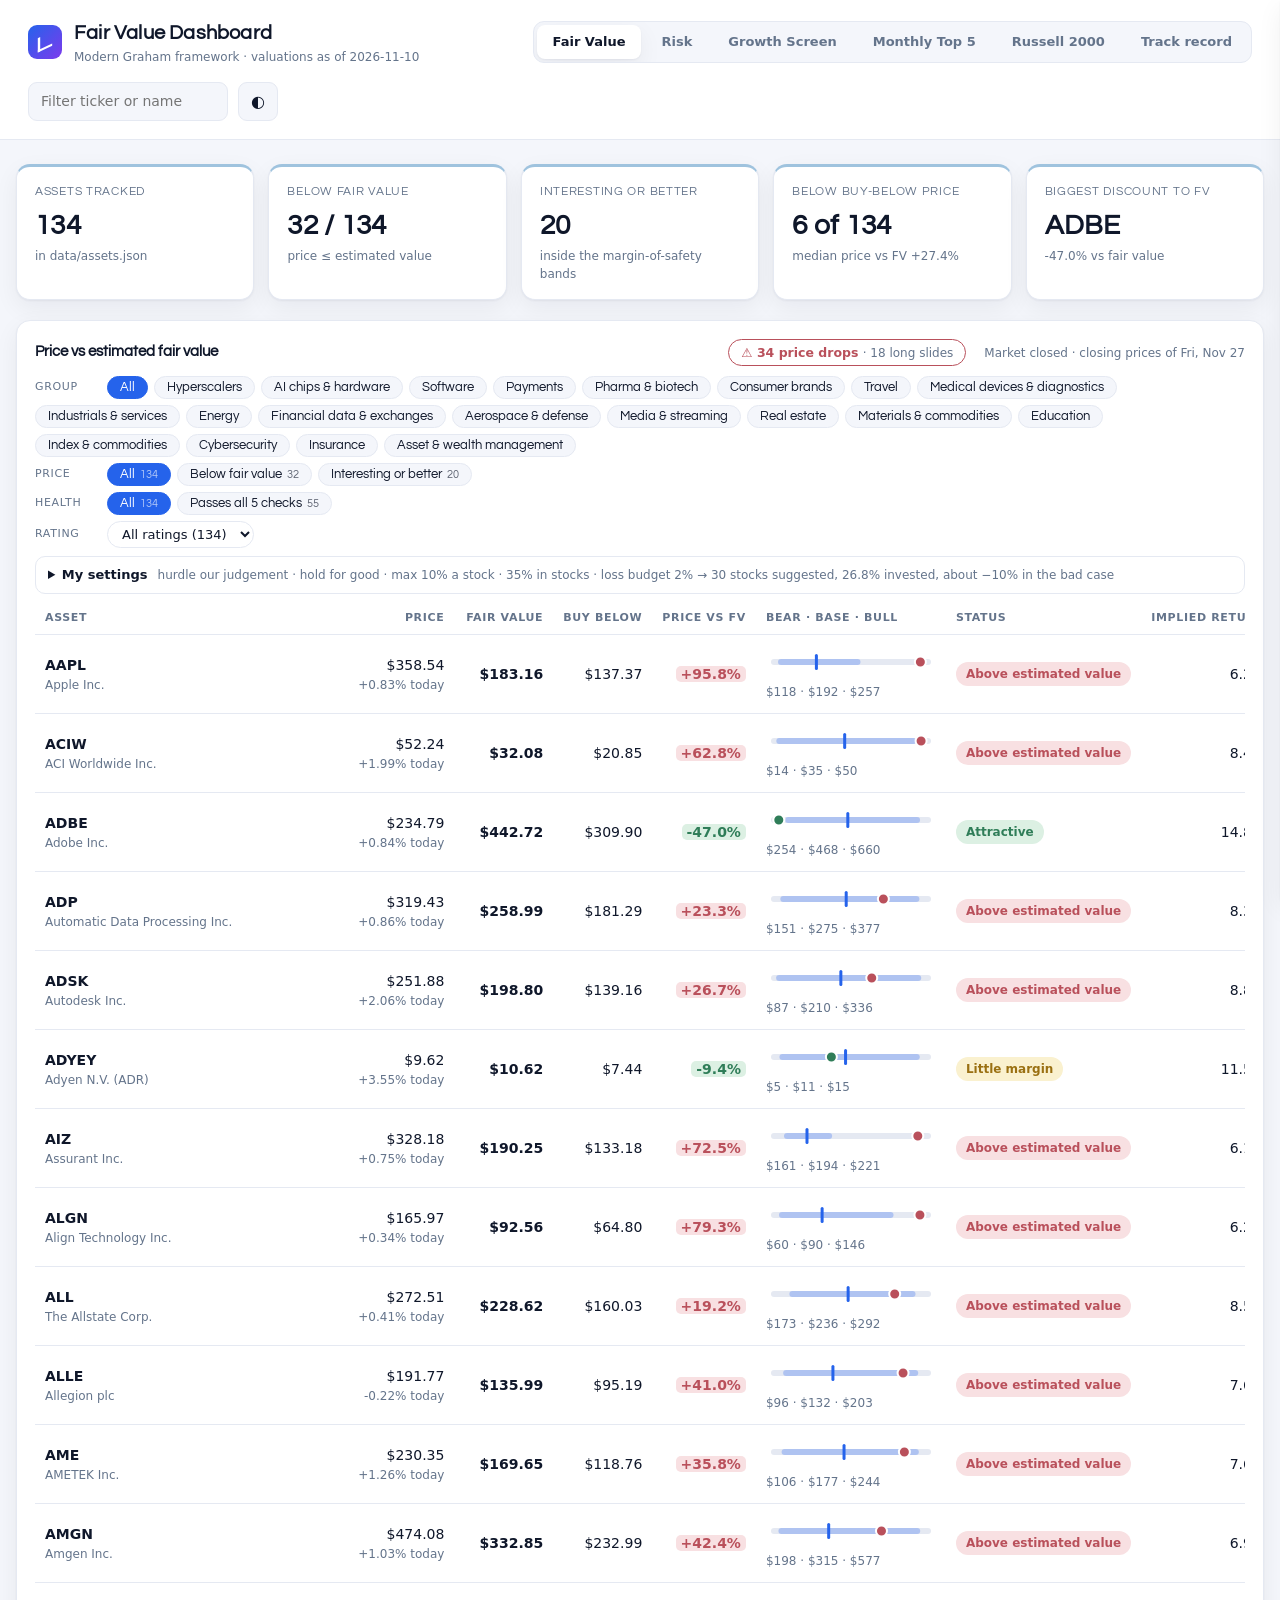
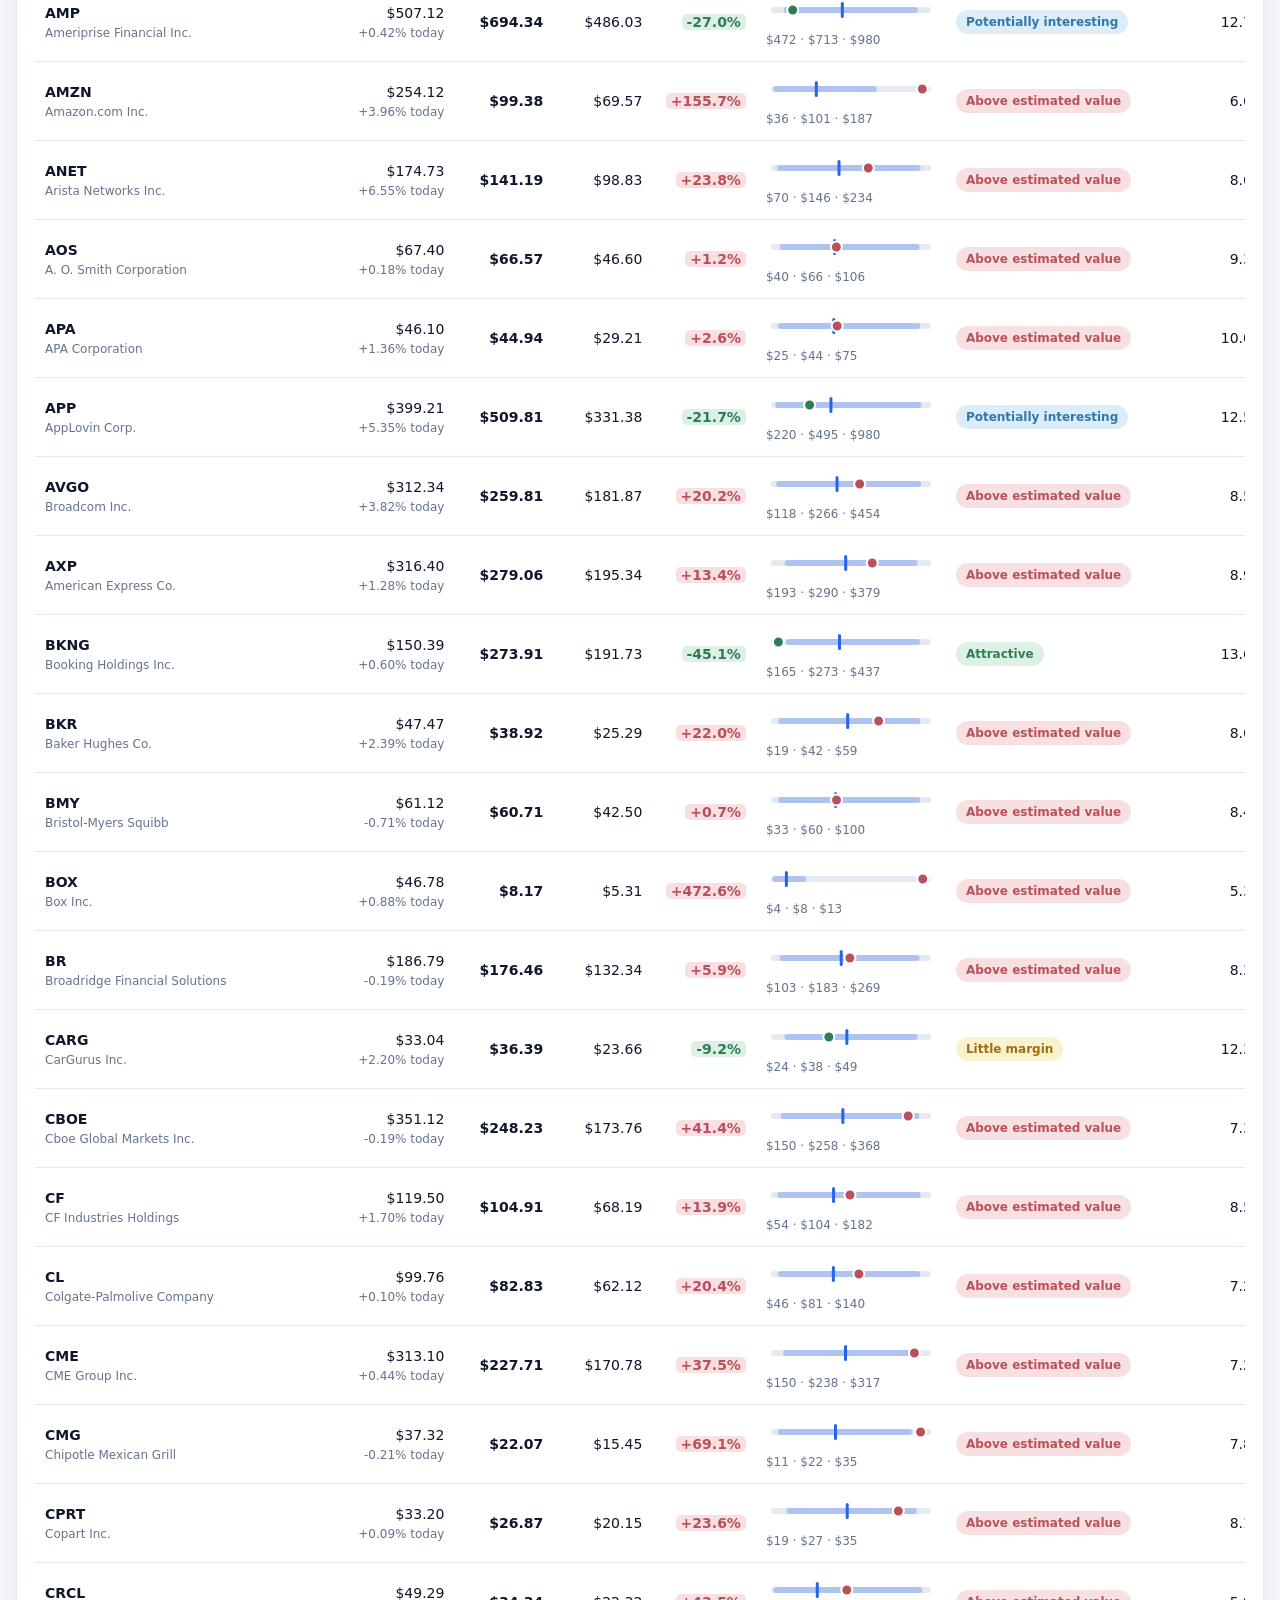
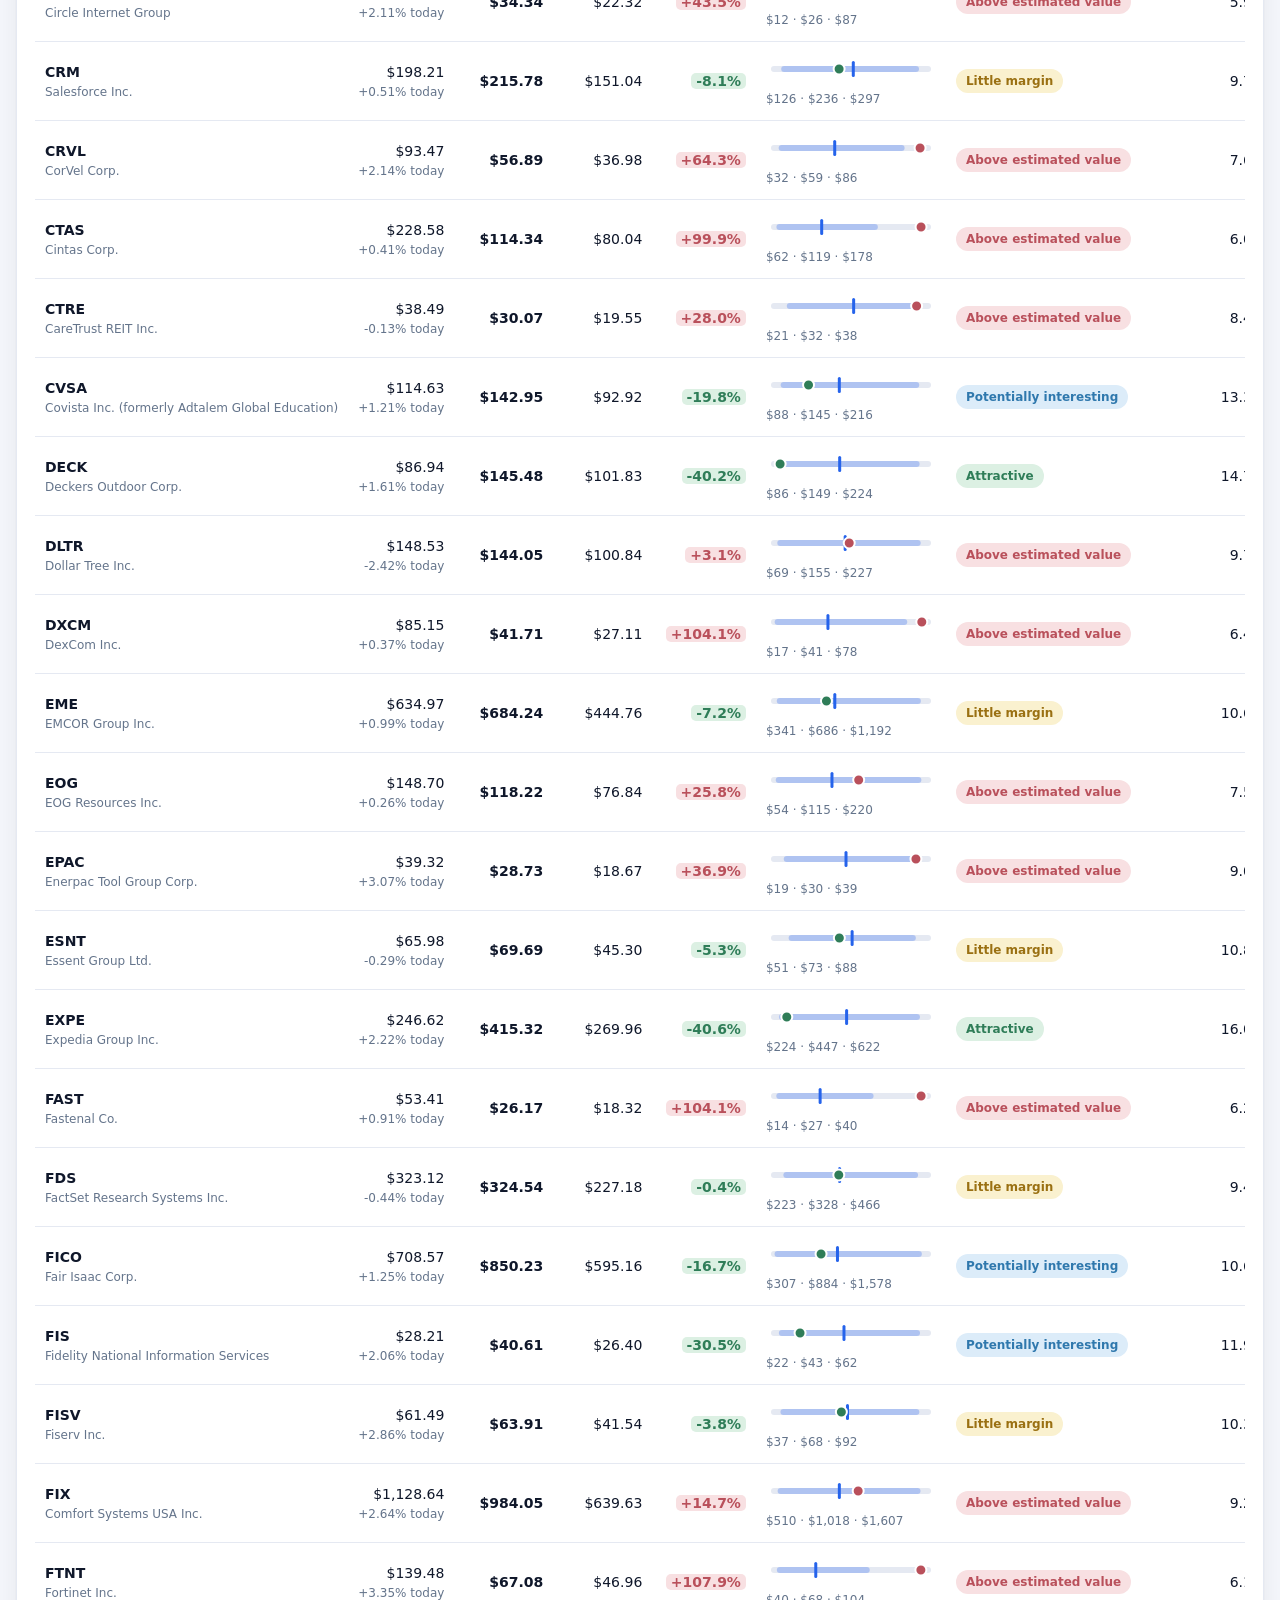
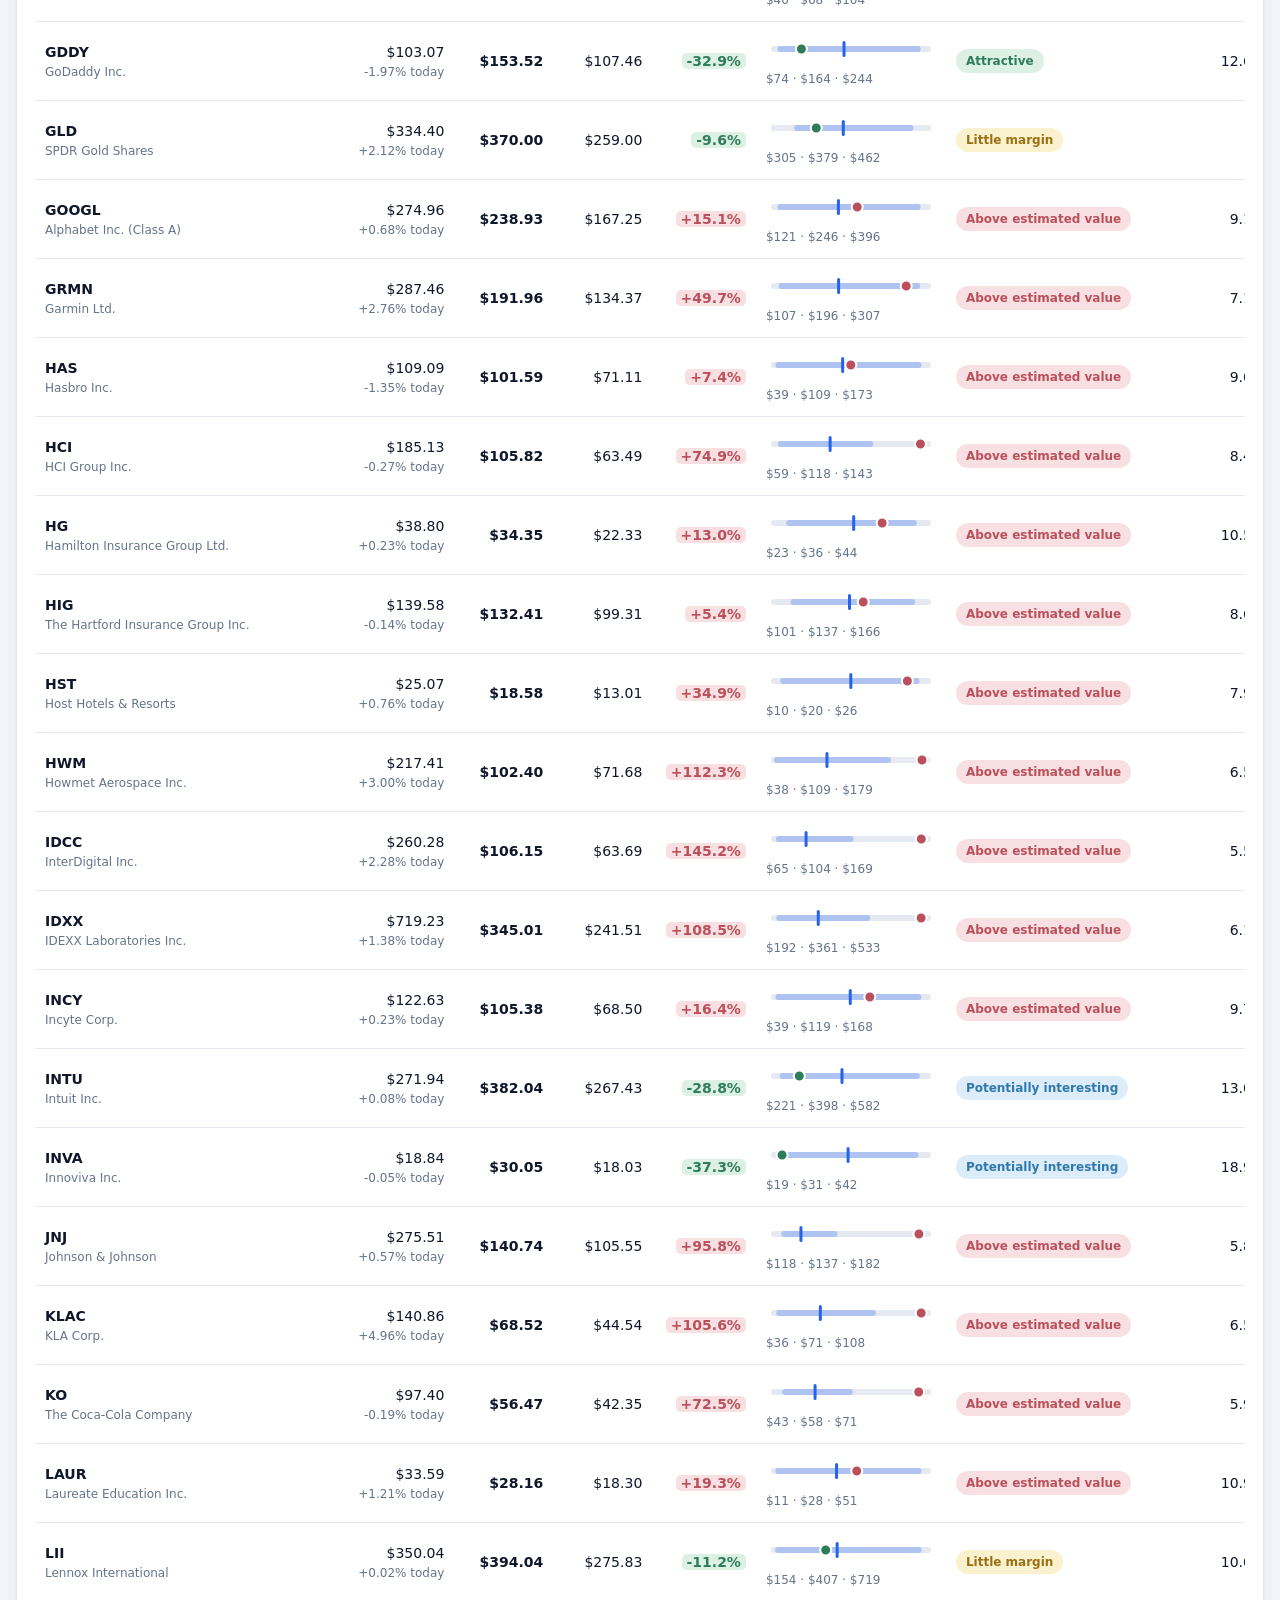
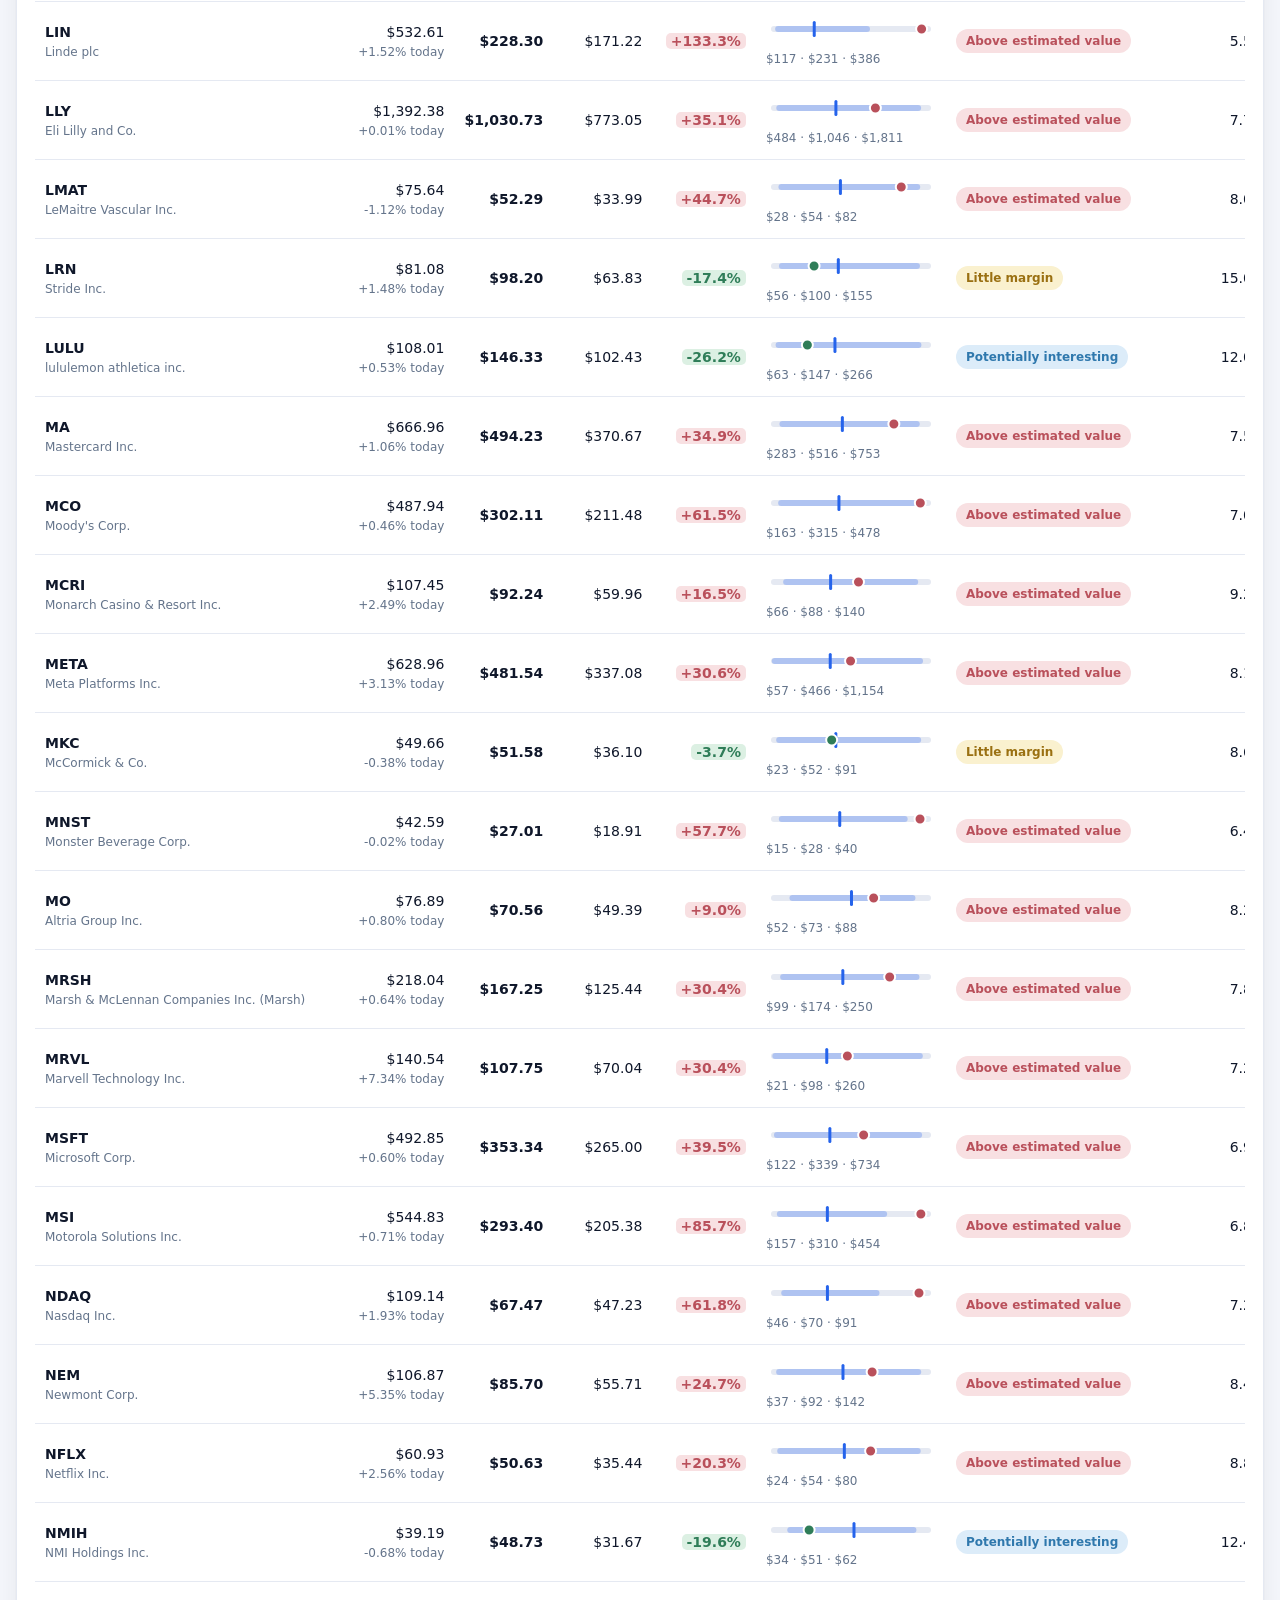
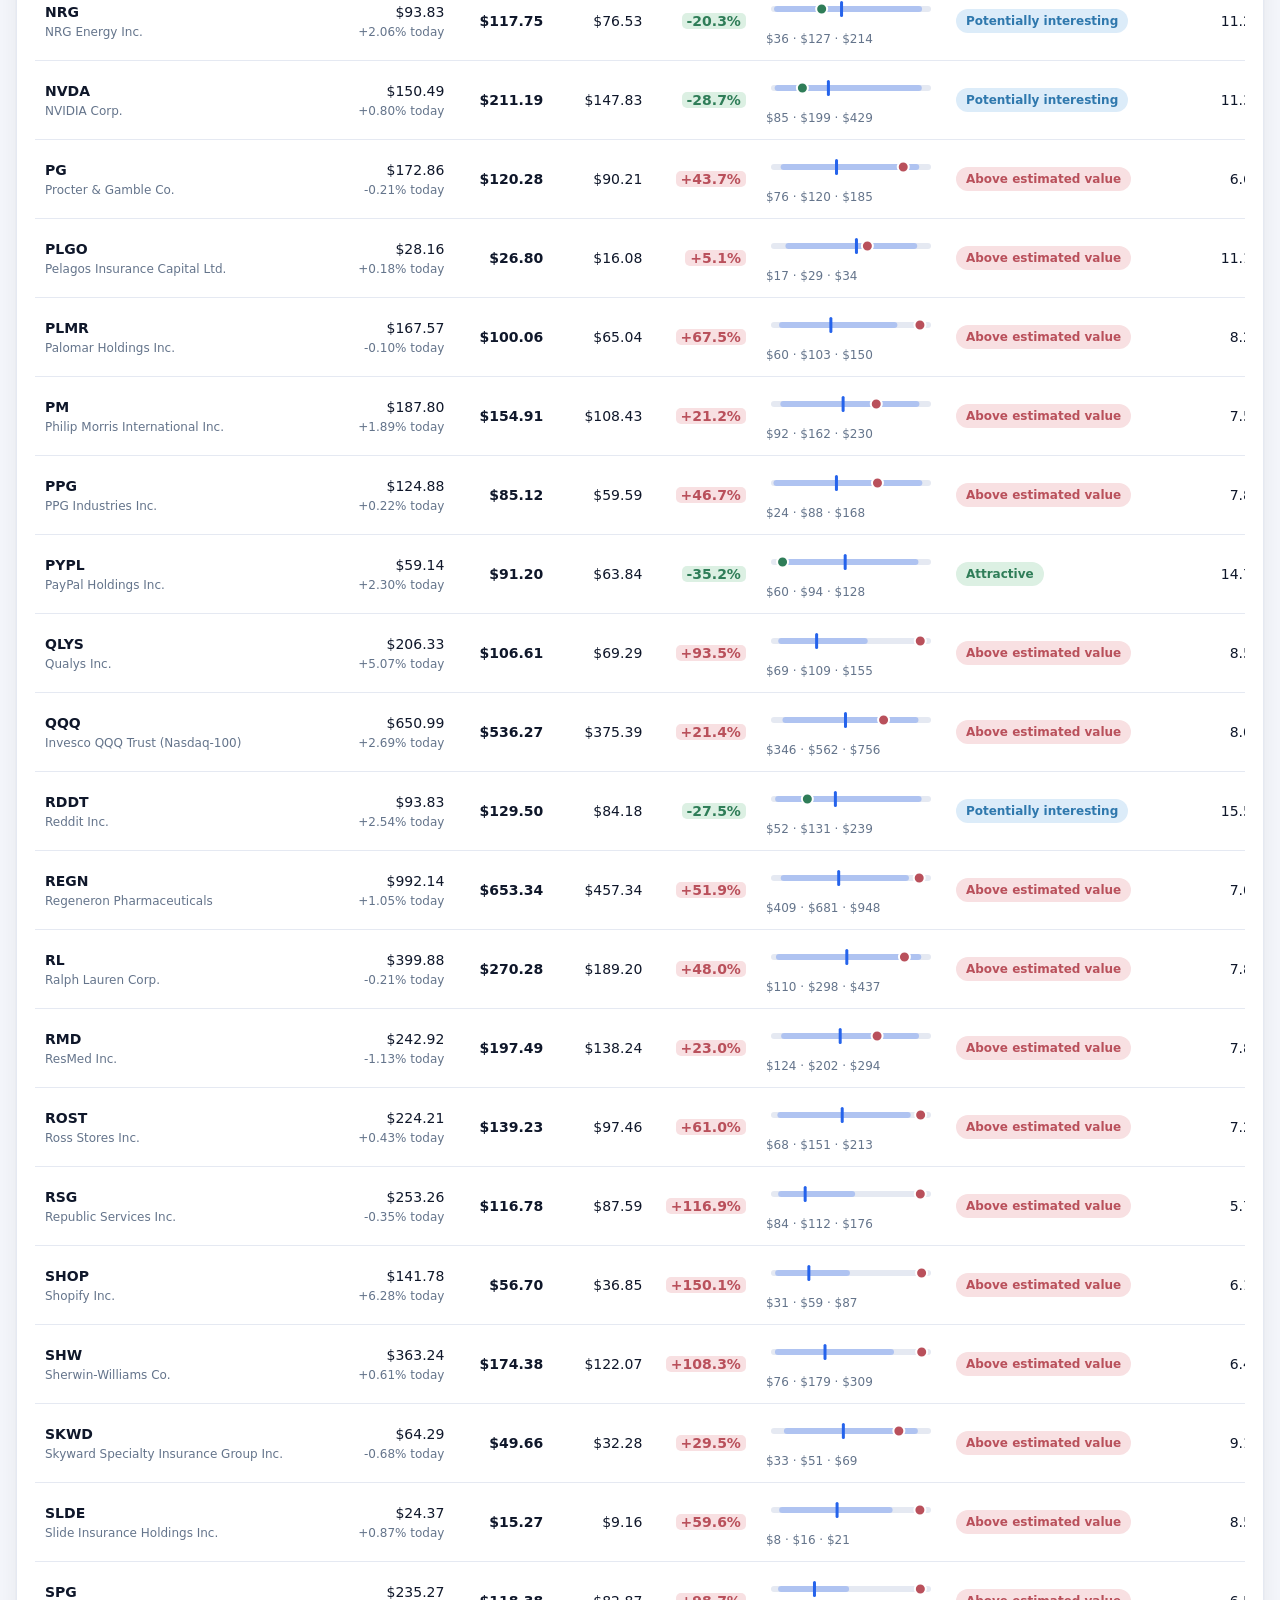
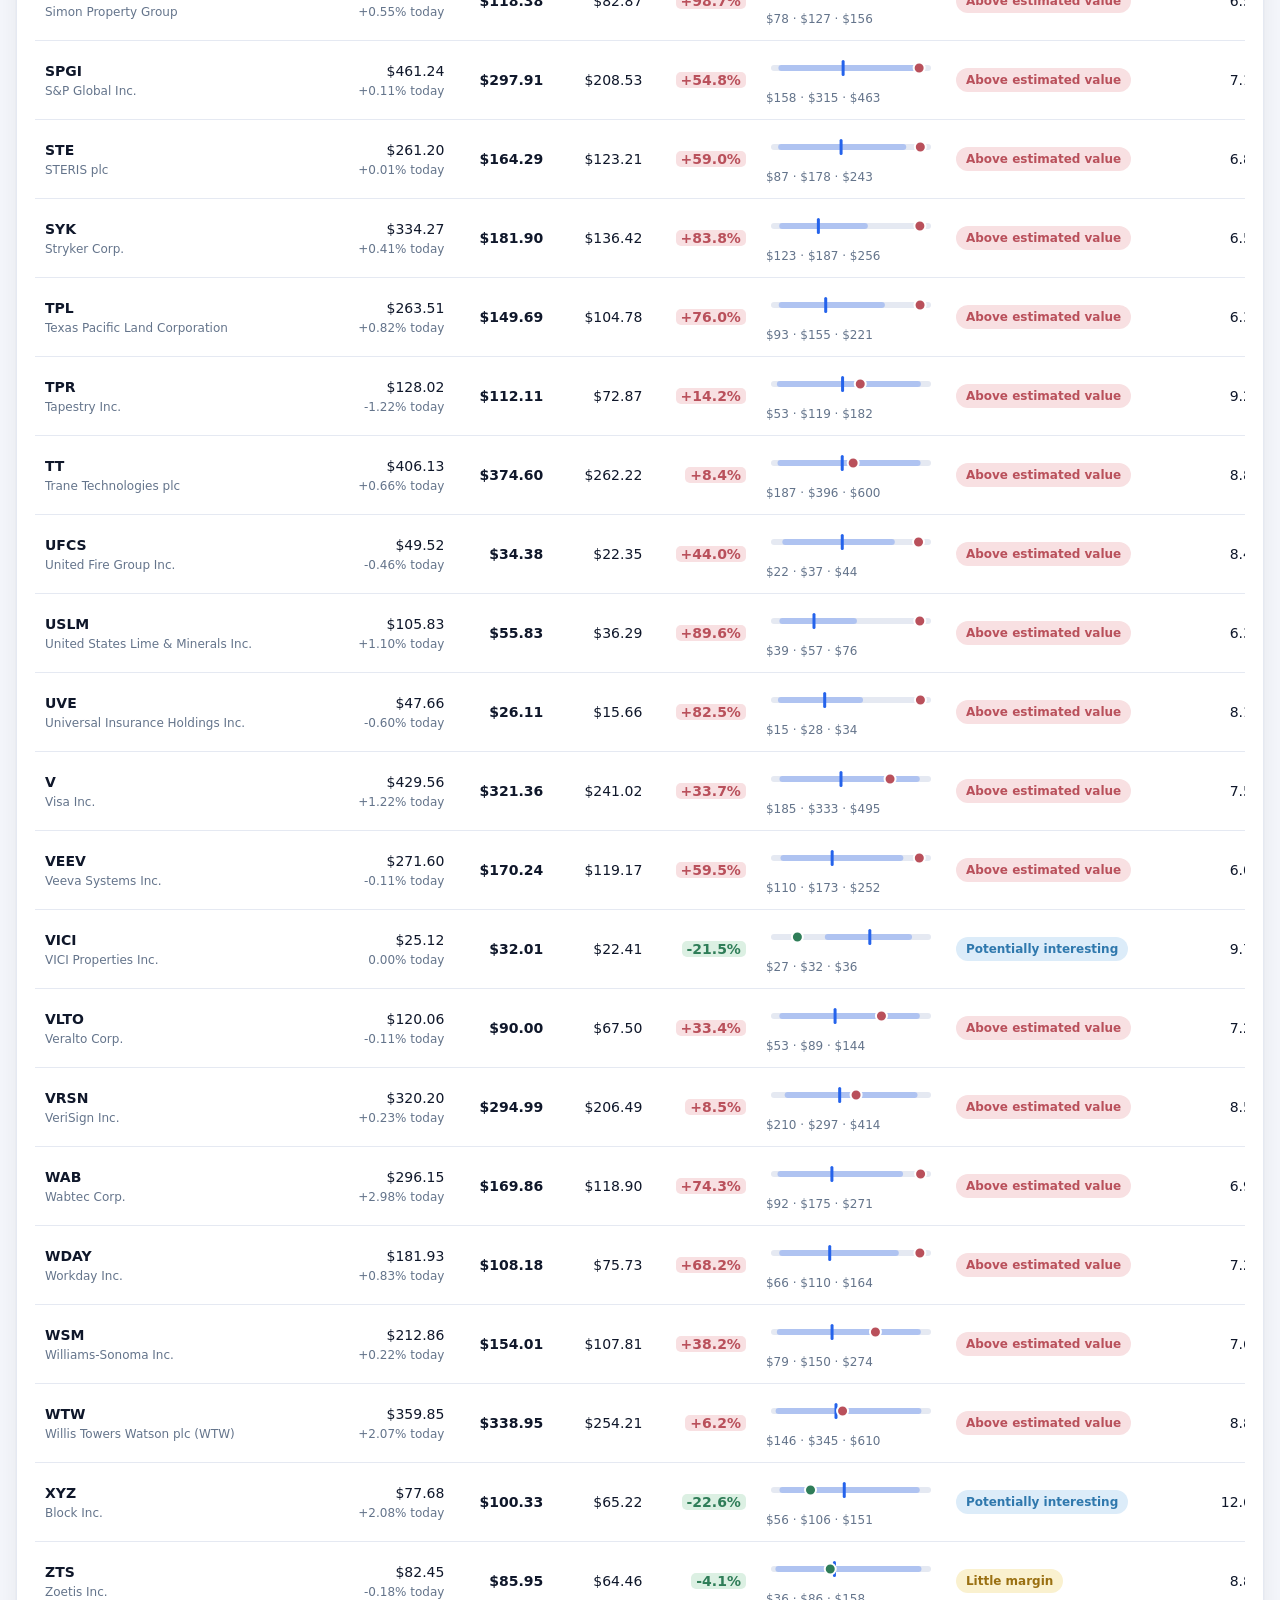
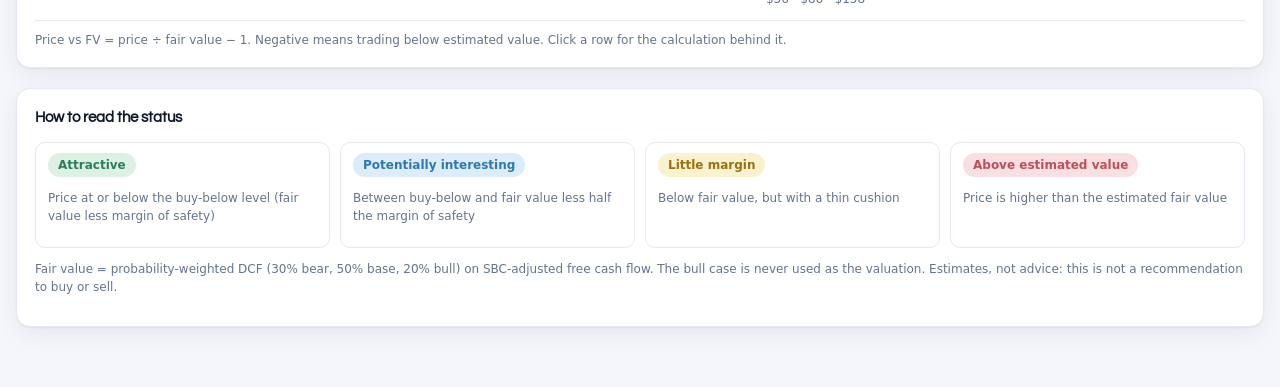
<file: index.html>
<!doctype html>
<html lang="en">
<head>
<meta charset="utf-8">
<meta name="viewport" content="width=device-width,initial-scale=1">
<title>Fair Value Dashboard</title>
<link rel="preconnect" href="https://fonts.googleapis.com"><link rel="preconnect" href="https://fonts.gstatic.com" crossorigin><link rel="stylesheet" href="https://fonts.googleapis.com/css2?family=Questrial&display=swap">
<link rel="stylesheet" href="assets/style.css?v=20261110t">
<link rel="icon" href="data:image/svg+xml,<svg xmlns='http://www.w3.org/2000/svg' viewBox='0 0 32 32'><rect width='32' height='32' rx='7' fill='%232563eb'/><path d='M6 22l6-7 5 4 9-11' stroke='white' stroke-width='3' fill='none' stroke-linecap='round' stroke-linejoin='round'/></svg>">
</head>
<body>
<header class="top">
  <div class="brand"><span class="logo"></span><div><h1>Fair Value Dashboard</h1><p id="sub">Modern Graham framework</p></div></div>
  <nav class="tabs"><a href="index.html" class="on">Fair Value</a><a href="risk.html">Risk</a><a href="screener.html">Growth Screen</a><a href="top5.html">Monthly Top 5</a><a href="russell.html">Russell 2000</a><a href="track.html">Track record</a></nav>
  <div class="actions">
    <input id="q" type="search" placeholder="Filter ticker or name">
    <button id="theme" title="Toggle theme" aria-label="Toggle theme">◐</button>
  </div>
</header>
<main>
  <section class="kpis" id="kpis"></section>
  <section class="card">
    <div class="card-head"><h2>Price vs estimated fair value</h2><span class="muted" id="stamp"></span></div>
    <div class="chips" id="themechips"></div>
    <div class="chips" id="pricechips"></div>
    <div class="chips" id="healthchips"></div>
    <div class="chips" id="ratingchips"><label class="lbl" for="ratingsel">Rating</label><select id="ratingsel" class="rsel" title="Excellent, Good, Average or Bad: intrinsic value, margin of safety and business quality (see the top of each drawer)"><option value="all">All ratings</option></select></div>
    <div class="mybox" id="mybox"></div>
    <div class="scroll"><table id="tbl"><thead><tr>
      <th data-k="ticker">Asset</th><th data-k="price" class="r">Price</th><th data-k="fair_value" class="r">Fair value</th>
      <th data-k="buy_below" class="r">Buy below</th><th data-k="diff" class="r">Price vs FV</th>
      <th>Bear · Base · Bull</th><th data-k="status">Status</th><th data-k="implied_return" class="r">Implied return</th><th data-k="rk_sum" title="Six risk checks on the stock, low (green) to high (red). Details and position sizes on the Risk page">Risk</th><th>3 mo</th>
    </tr></thead><tbody></tbody></table></div>
    <p class="foot">Price vs FV = price ÷ fair value − 1. Negative means trading below estimated value. Click a row for the calculation behind it.</p>
  </section>
  <section class="card legend">
    <h2>How to read the status</h2>
    <div class="bands" id="bands"></div>
    <p class="muted">Fair value = probability-weighted DCF (30% bear, 50% base, 20% bull) on SBC-adjusted free cash flow. The bull case is never used as the valuation. Estimates, not advice: this is not a recommendation to buy or sell.</p>
  </section>
</main>
<aside id="drawer" class="drawer" aria-hidden="true"><div class="dr-in" id="dr"></div></aside>
<div id="scrim" class="scrim"></div>
<script src="assets/app.js?v=20261125b"></script>
</body>
</html>
</file>
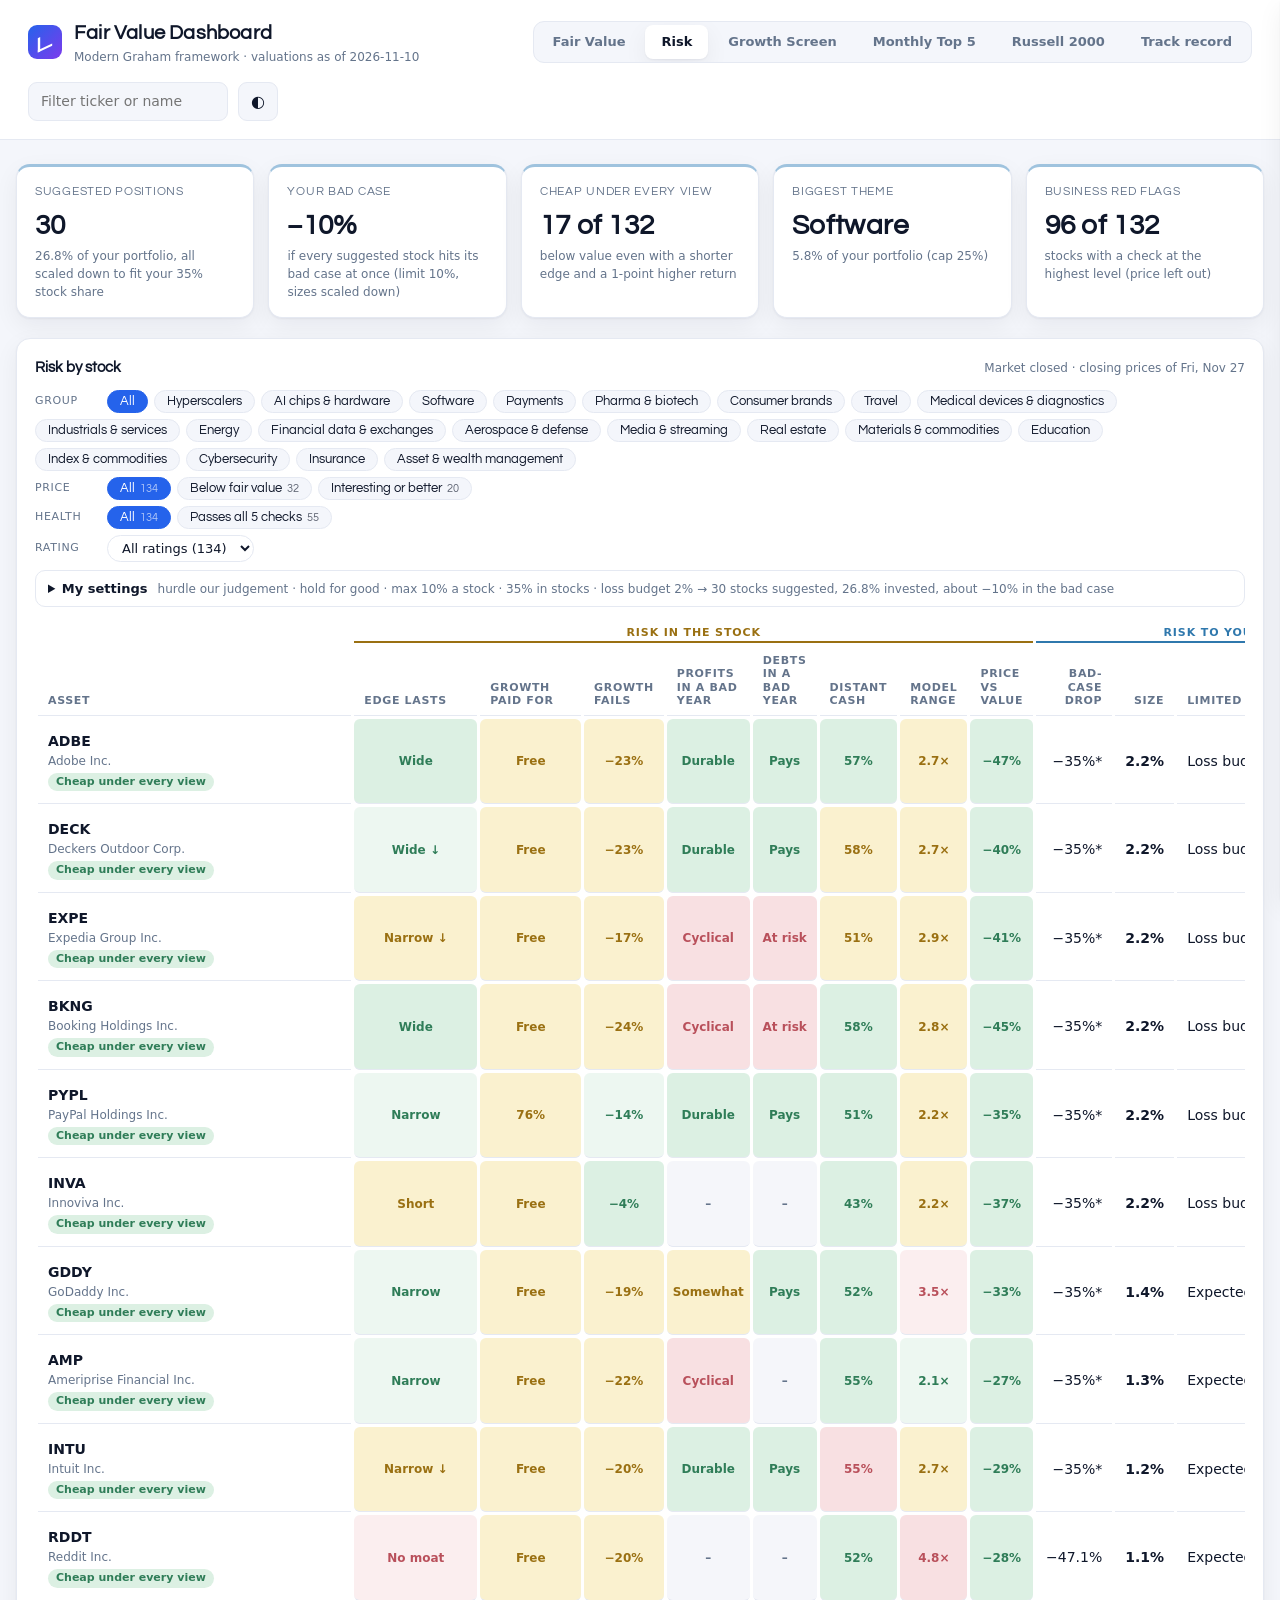
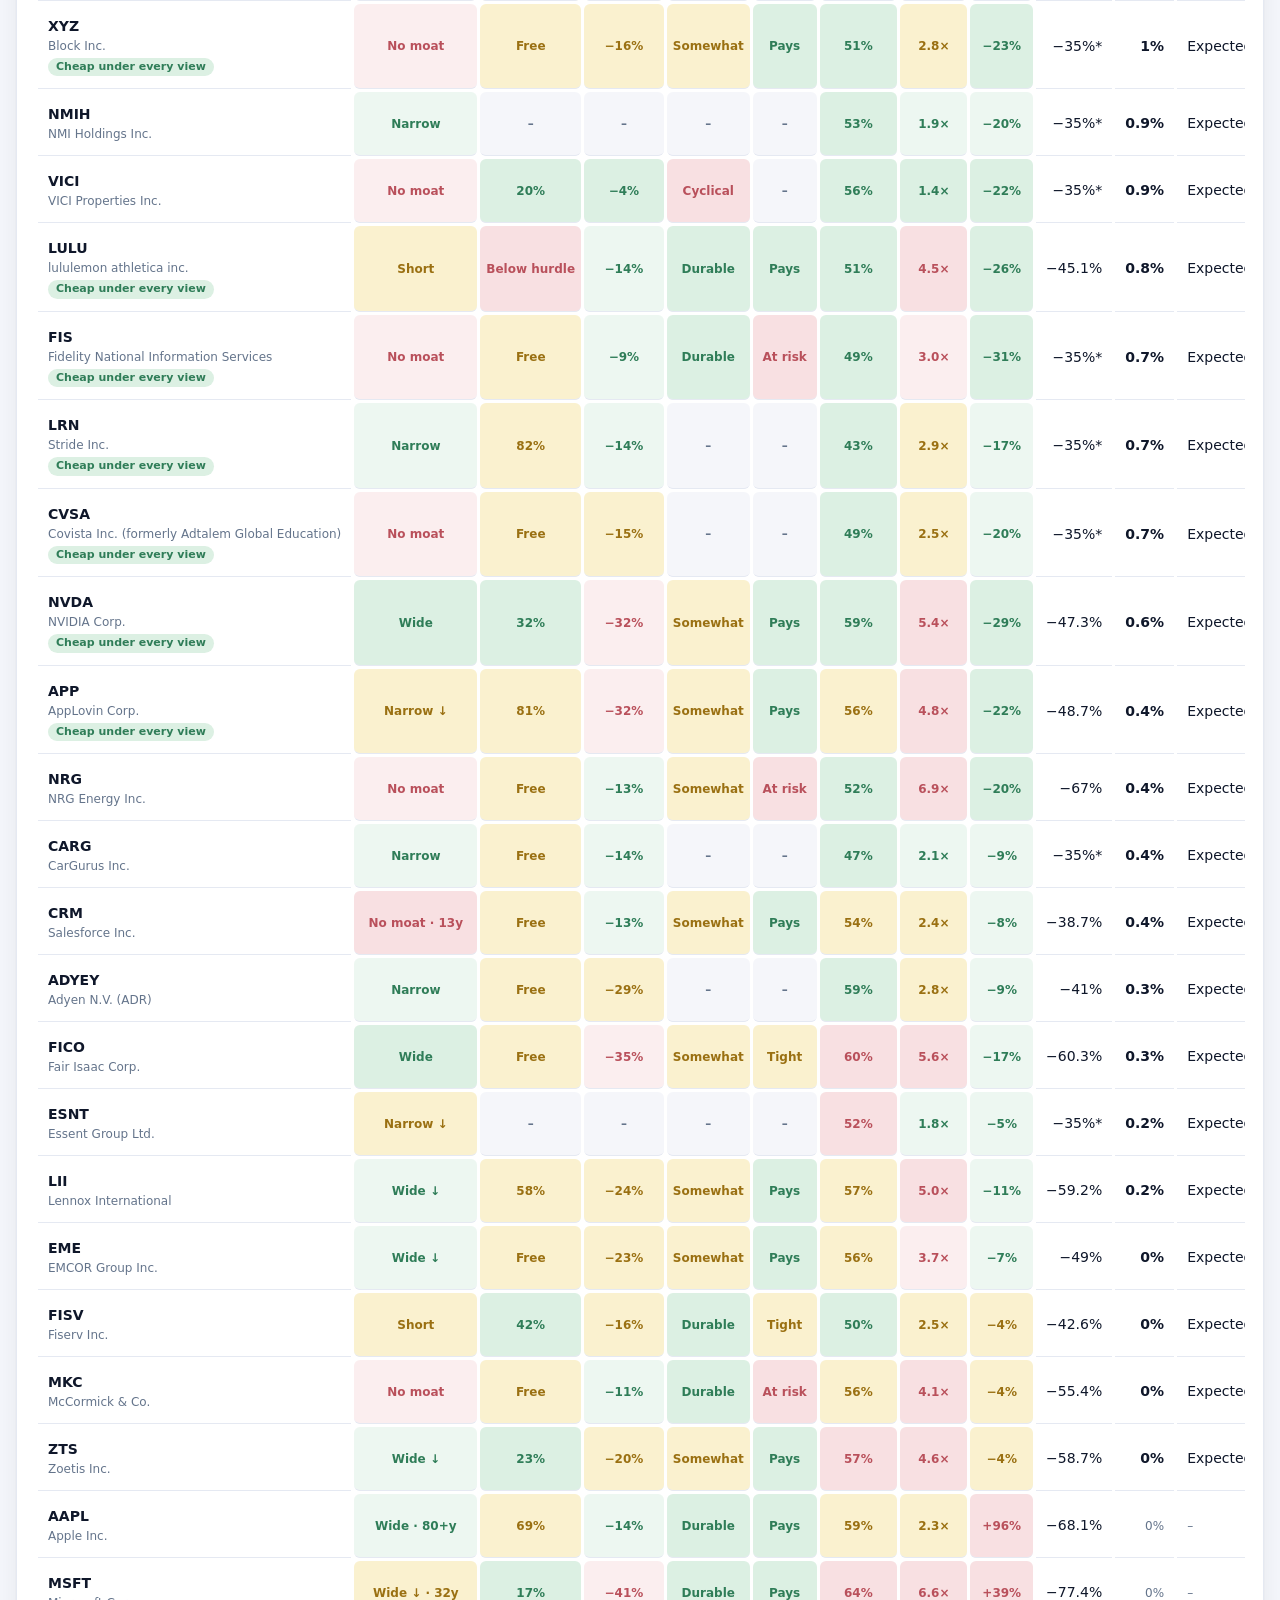
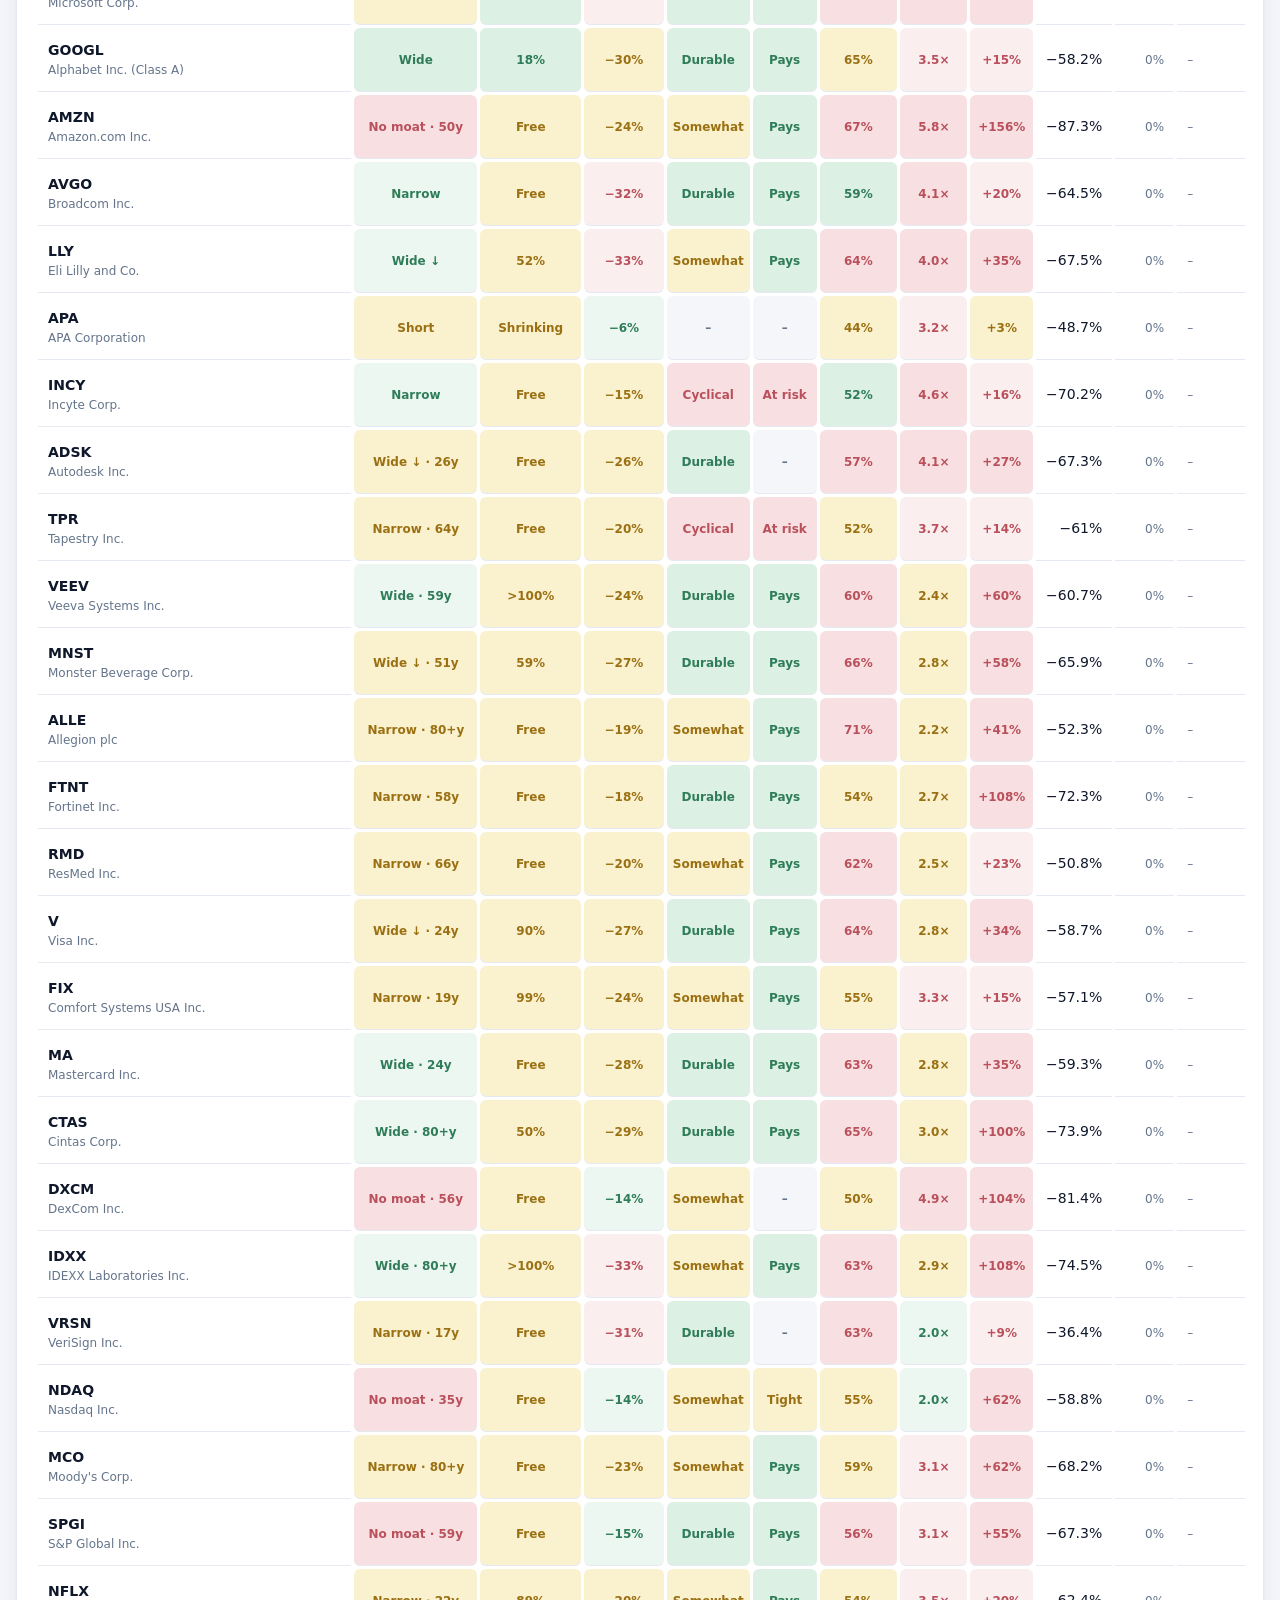
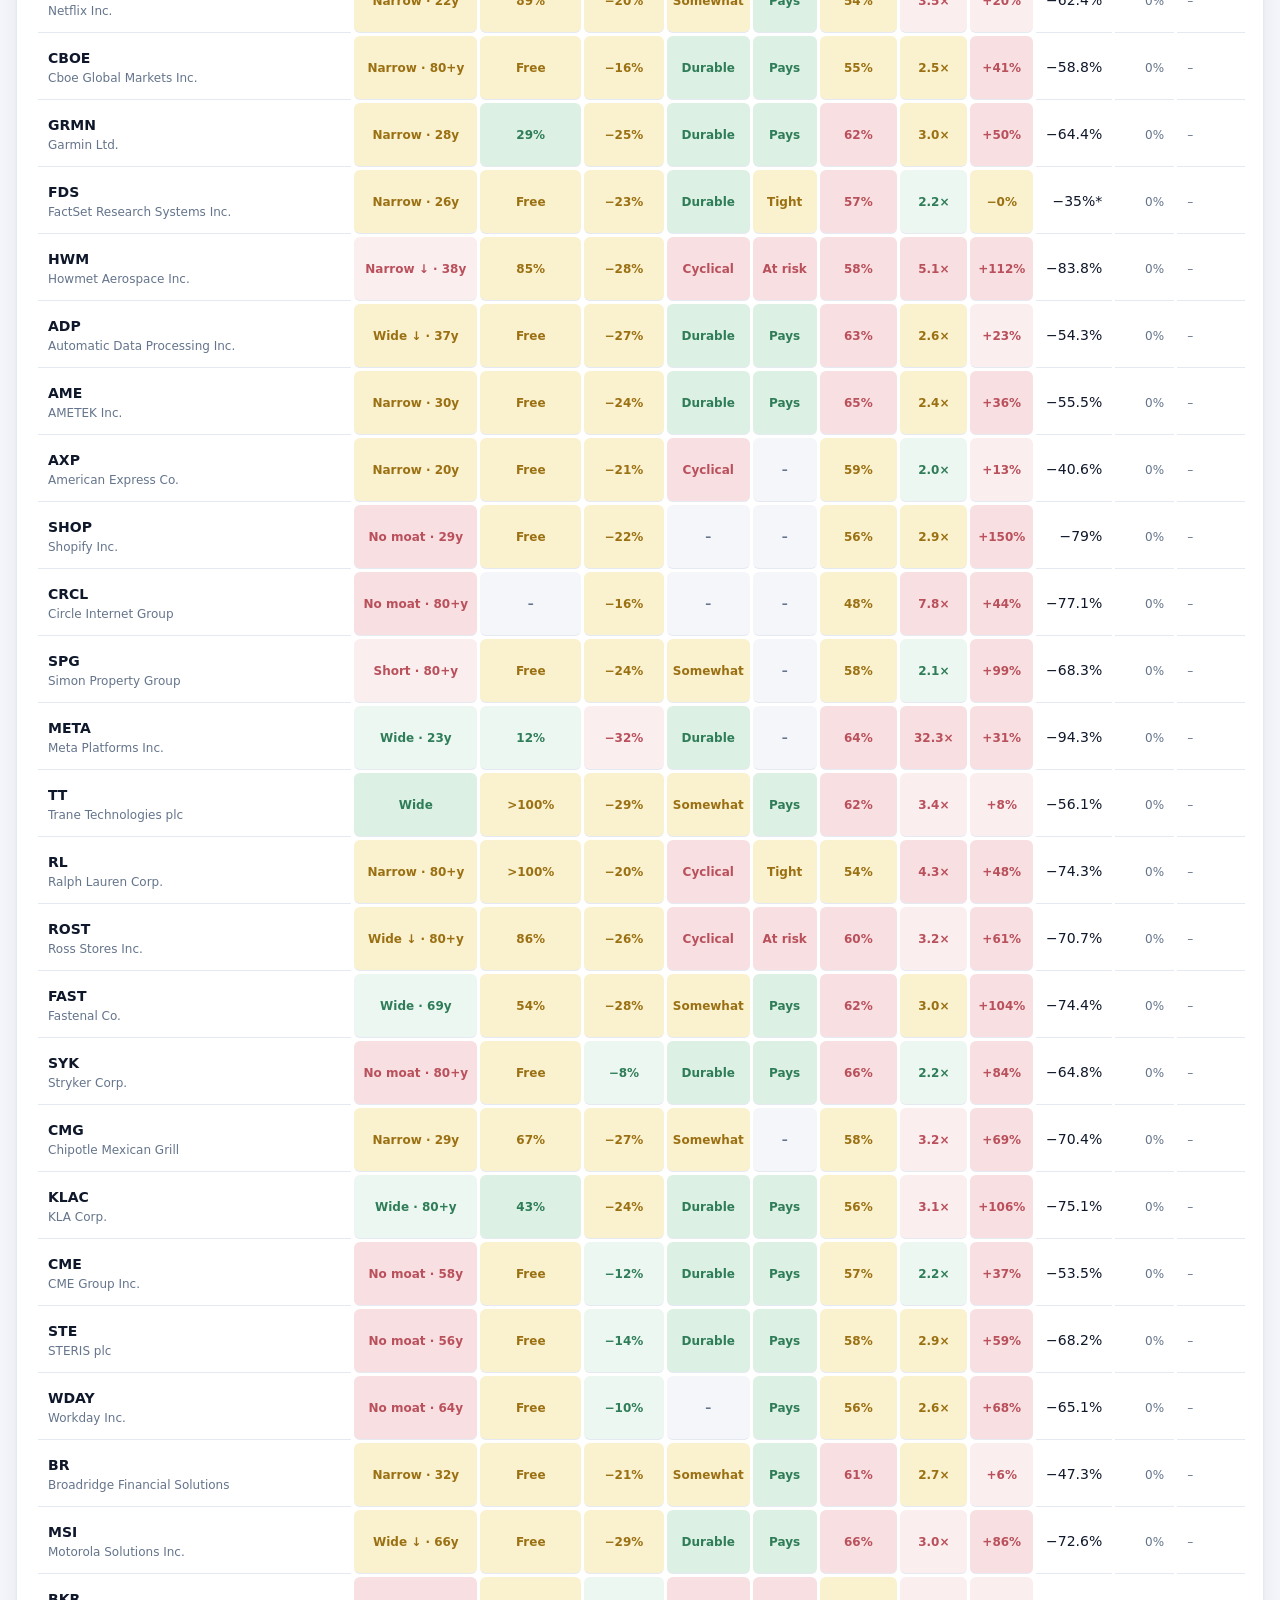
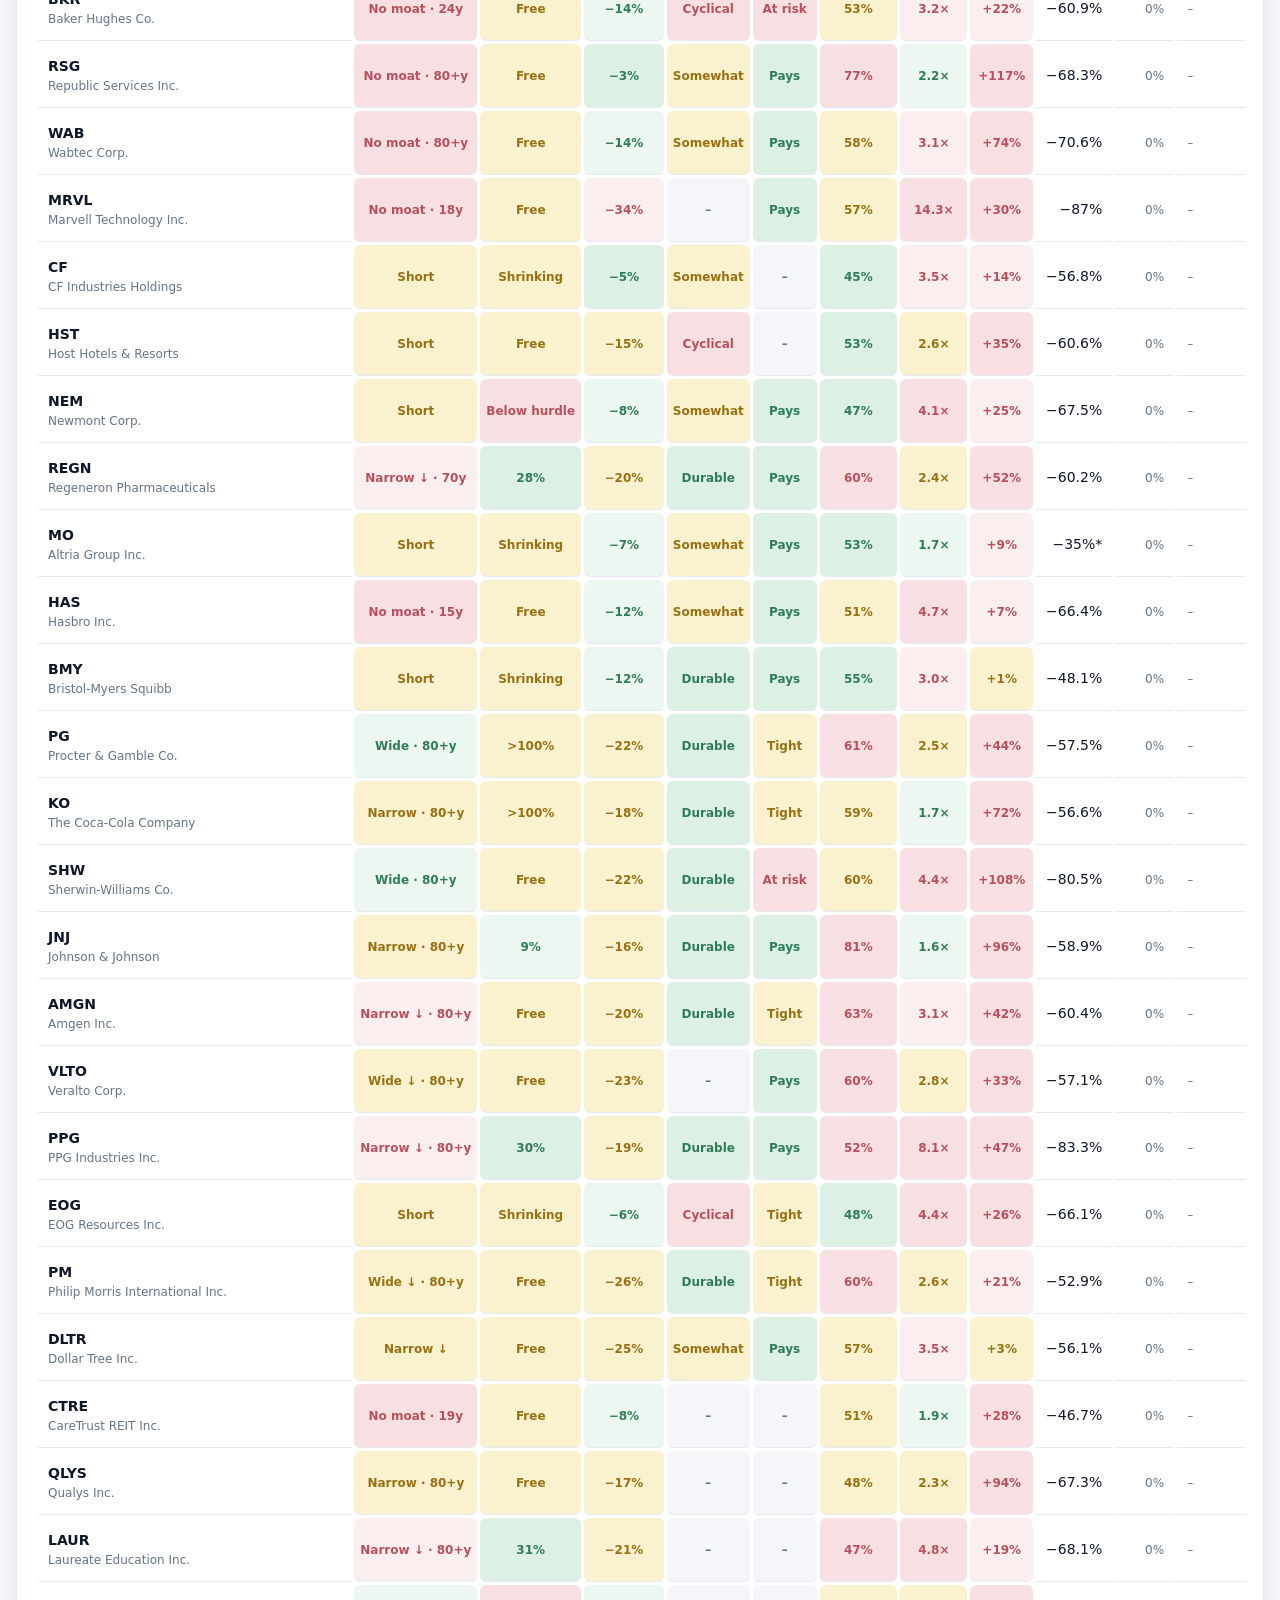
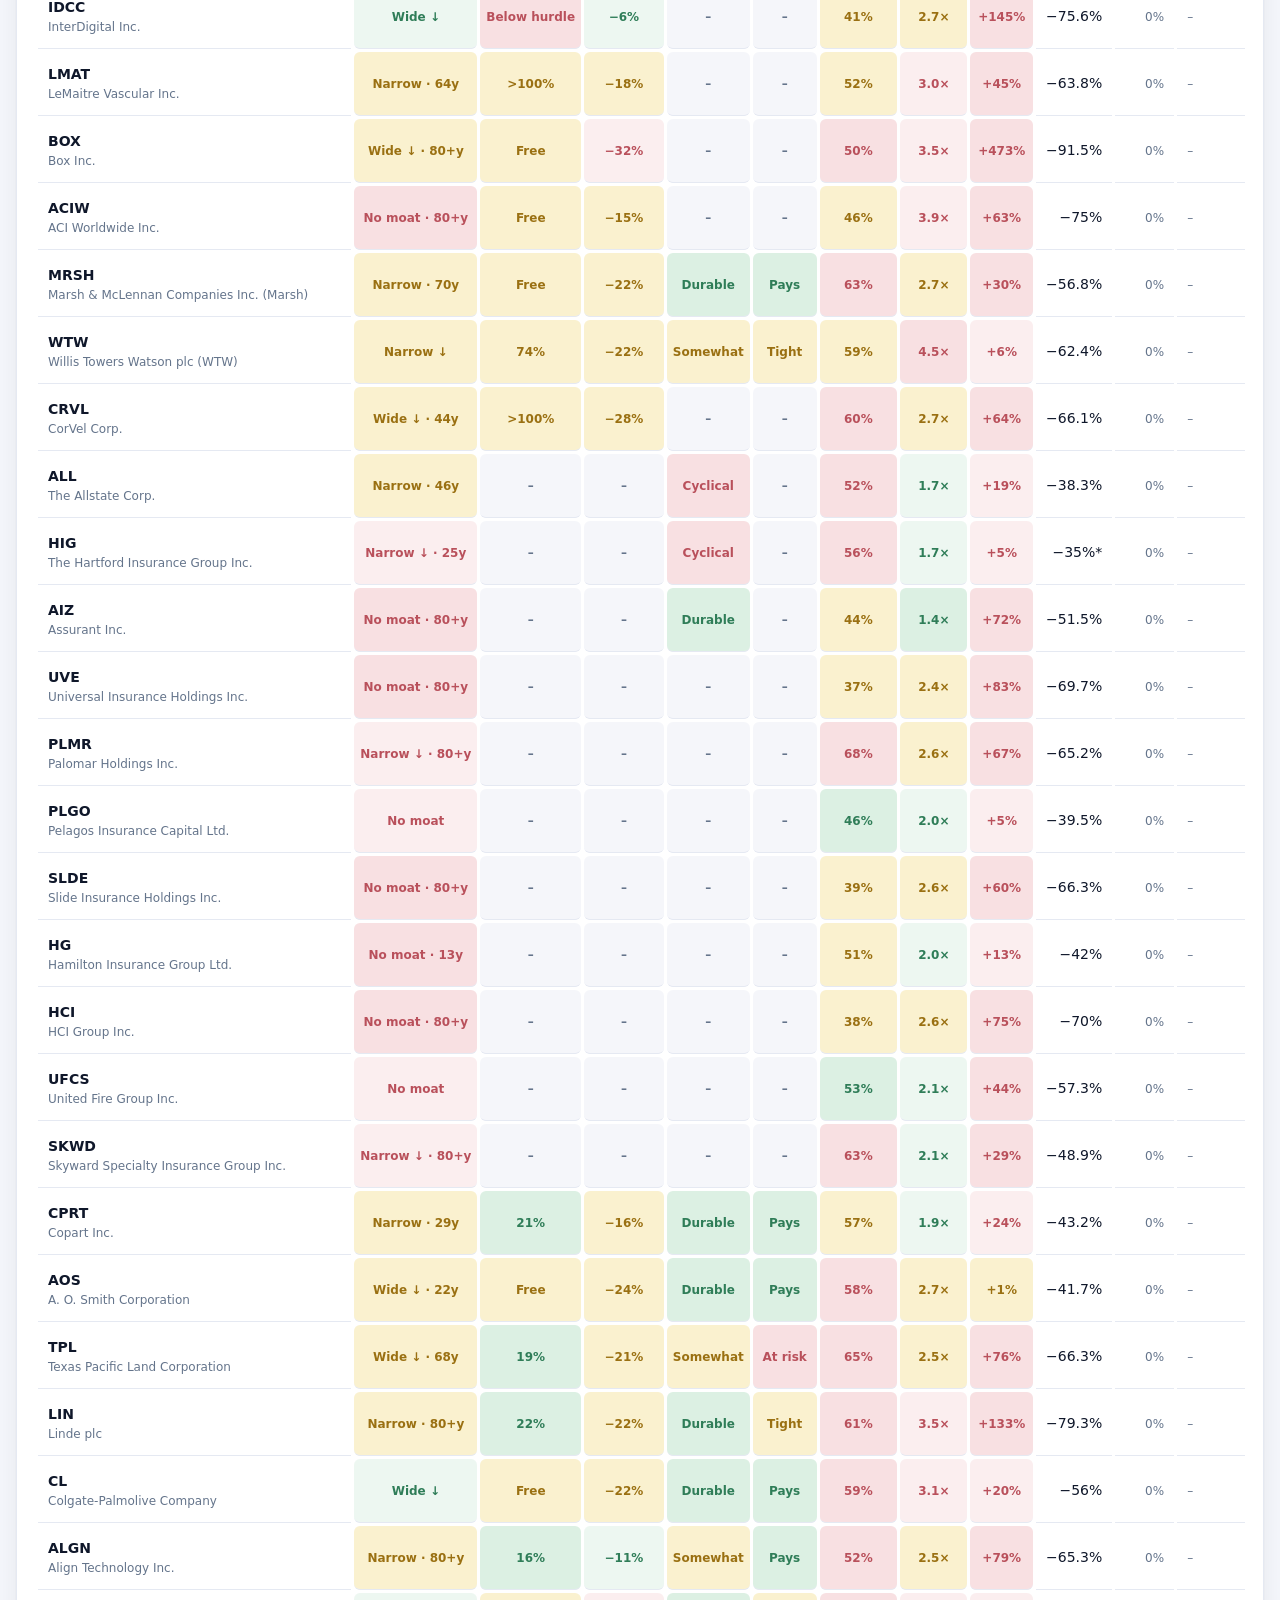
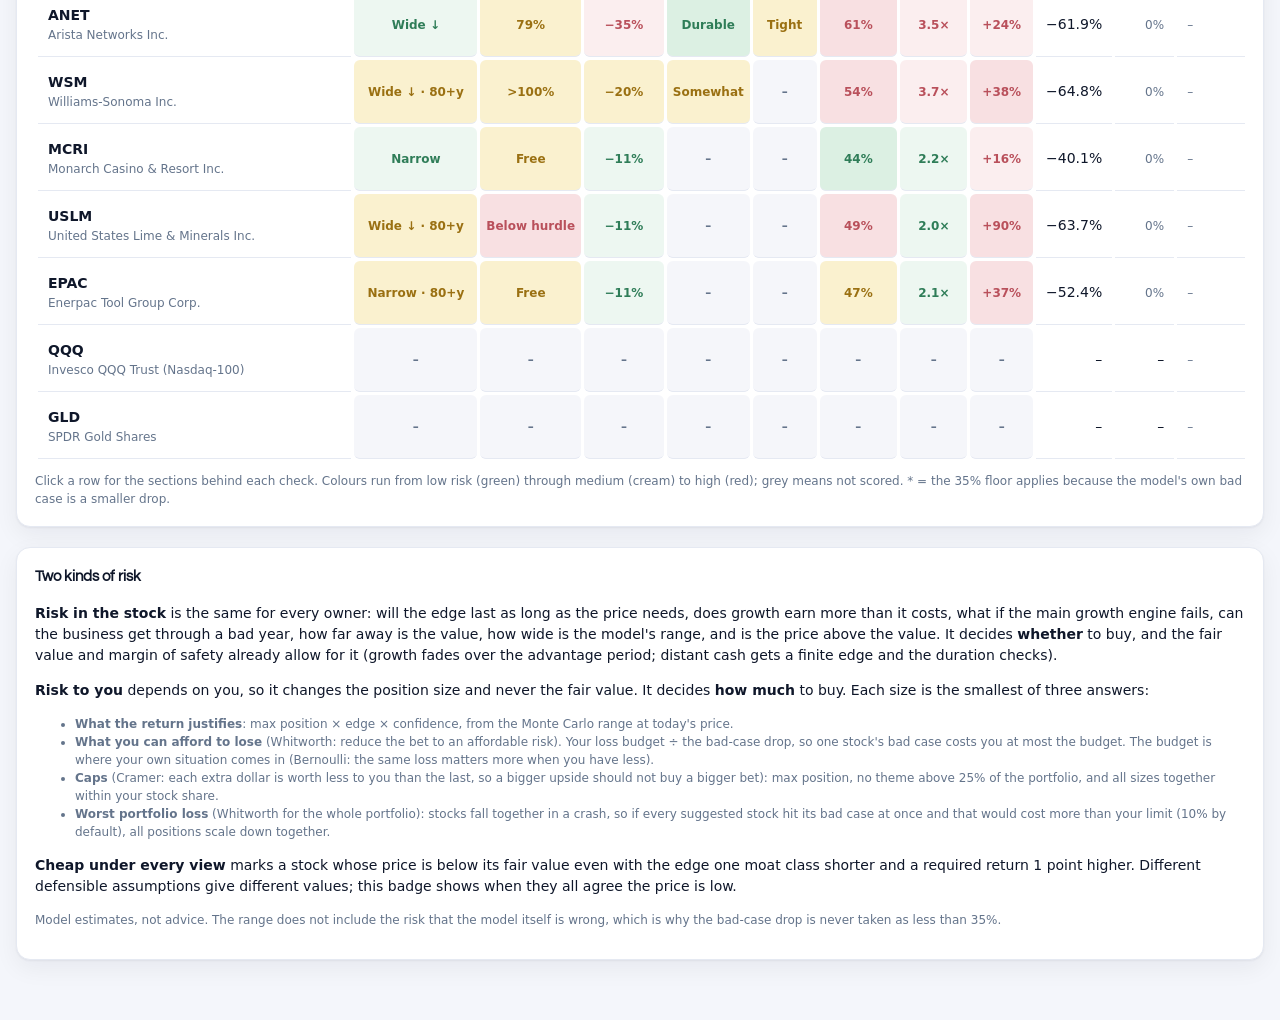
<file: risk.html>
<!doctype html>
<html lang="en">
<head>
<meta charset="utf-8">
<meta name="viewport" content="width=device-width,initial-scale=1">
<title>Risk · Fair Value Dashboard</title>
<link rel="preconnect" href="https://fonts.googleapis.com"><link rel="preconnect" href="https://fonts.gstatic.com" crossorigin><link rel="stylesheet" href="https://fonts.googleapis.com/css2?family=Questrial&display=swap">
<link rel="stylesheet" href="assets/style.css?v=20261110t">
<link rel="icon" href="data:image/svg+xml,<svg xmlns='http://www.w3.org/2000/svg' viewBox='0 0 32 32'><rect width='32' height='32' rx='7' fill='%232563eb'/><path d='M6 22l6-7 5 4 9-11' stroke='white' stroke-width='3' fill='none' stroke-linecap='round' stroke-linejoin='round'/></svg>">
</head>
<body data-page="risk">
<header class="top">
  <div class="brand"><span class="logo"></span><div><h1>Fair Value Dashboard</h1><p id="sub">Modern Graham framework</p></div></div>
  <nav class="tabs"><a href="index.html">Fair Value</a><a href="risk.html" class="on">Risk</a><a href="screener.html">Growth Screen</a><a href="top5.html">Monthly Top 5</a><a href="russell.html">Russell 2000</a><a href="track.html">Track record</a></nav>
  <div class="actions">
    <input id="q" type="search" placeholder="Filter ticker or name">
    <button id="theme" title="Toggle theme" aria-label="Toggle theme">◐</button>
  </div>
</header>
<main>
  <section class="kpis" id="kpis"></section>
  <section class="card">
    <div class="card-head"><h2>Risk by stock</h2><span class="muted" id="stamp"></span></div>
    <div class="chips" id="themechips"></div>
    <div class="chips" id="pricechips"></div>
    <div class="chips" id="healthchips"></div>
    <div class="chips" id="ratingchips"><label class="lbl" for="ratingsel">Rating</label><select id="ratingsel" class="rsel" title="Excellent, Good, Average or Bad: intrinsic value, margin of safety and business quality (see the top of each drawer)"><option value="all">All ratings</option></select></div>
    <div class="mybox" id="mybox"></div>
    <div class="scroll"><table id="tbl" class="rktbl"><thead>
      <tr class="gh"><th></th><th colspan="8" class="ghs">Risk in the stock</th><th colspan="4" class="ghy">Risk to you</th></tr>
      <tr><th data-k="ticker">Asset</th>
      <th data-k="rk0" title="Moat class and advantage period; one step worse when the moat scorecard suggests a lower class (↓), and one step worse when today's price needs more years of edge than ours (years shown)">Edge lasts</th>
      <th data-k="rk1" title="Base case: does new investment earn more than the required return?">Growth paid for</th>
      <th data-k="rk2" title="Base fair value if the main growth engine breaks (growth drops to 2.5% and new investment earns only the required return): under 15% lost low, 15-30% medium, over 30% high">Growth fails</th>
      <th data-k="rk3" title="Past recessions in the filings: durable, somewhat cyclical or cyclical">Profits in a bad year</th>
      <th data-k="rk4" title="A repeat of its worst recession: pays its debts, tight or at risk">Debts in a bad year</th>
      <th data-k="rk5" title="Share of the base value that arrives after year 10; colour = how reliable that distant cash is">Distant cash</th>
      <th data-k="rk6" title="Monte Carlo 90th ÷ 10th percentile value: how wide the outcomes are">Model range</th>
      <th data-k="rk7" title="Price against fair value at your hurdle">Price vs value</th>
      <th data-k="rk_drop" class="r" title="Price to the Monte Carlo 10th-percentile value, at least 35% (* = the 35% floor applies)">Bad-case drop</th>
      <th data-k="size" class="r" title="Suggested position, % of your whole portfolio (see My settings)">Size</th>
      <th title="Which rule set the size">Limited by</th>
      <th data-k="rk_loss" class="r" title="Size × bad-case drop: what this position costs your whole portfolio in its bad case">Loss if bad</th>
    </tr></thead><tbody></tbody></table></div>
    <p class="foot">Click a row for the sections behind each check. Colours run from low risk (green) through medium (cream) to high (red); grey means not scored. * = the 35% floor applies because the model's own bad case is a smaller drop.</p>
  </section>
  <section class="card legend">
    <h2>Two kinds of risk</h2>
    <p><b>Risk in the stock</b> is the same for every owner: will the edge last as long as the price needs, does growth earn more than it costs, what if the main growth engine fails, can the business get through a bad year, how far away is the value, how wide is the model's range, and is the price above the value. It decides <b>whether</b> to buy, and the fair value and margin of safety already allow for it (growth fades over the advantage period; distant cash gets a finite edge and the duration checks).</p>
    <p><b>Risk to you</b> depends on you, so it changes the position size and never the fair value. It decides <b>how much</b> to buy. Each size is the smallest of three answers:</p>
    <ul class="muted">
      <li><b>What the return justifies</b>: max position × edge × confidence, from the Monte Carlo range at today's price.</li>
      <li><b>What you can afford to lose</b> (Whitworth: reduce the bet to an affordable risk). Your loss budget ÷ the bad-case drop, so one stock's bad case costs you at most the budget. The budget is where your own situation comes in (Bernoulli: the same loss matters more when you have less).</li>
      <li><b>Caps</b> (Cramer: each extra dollar is worth less to you than the last, so a bigger upside should not buy a bigger bet): max position, no theme above 25% of the portfolio, and all sizes together within your stock share.</li>
      <li><b>Worst portfolio loss</b> (Whitworth for the whole portfolio): stocks fall together in a crash, so if every suggested stock hit its bad case at once and that would cost more than your limit (10% by default), all positions scale down together.</li>
    </ul>
    <p><b>Cheap under every view</b> marks a stock whose price is below its fair value even with the edge one moat class shorter and a required return 1 point higher. Different defensible assumptions give different values; this badge shows when they all agree the price is low.</p>
    <p class="muted">Model estimates, not advice. The range does not include the risk that the model itself is wrong, which is why the bad-case drop is never taken as less than 35%.</p>
  </section>
</main>
<aside id="drawer" class="drawer" aria-hidden="true"><div class="dr-in" id="dr"></div></aside>
<div id="scrim" class="scrim"></div>
<script src="assets/app.js?v=20261125b"></script>
</body>
</html>
</file>
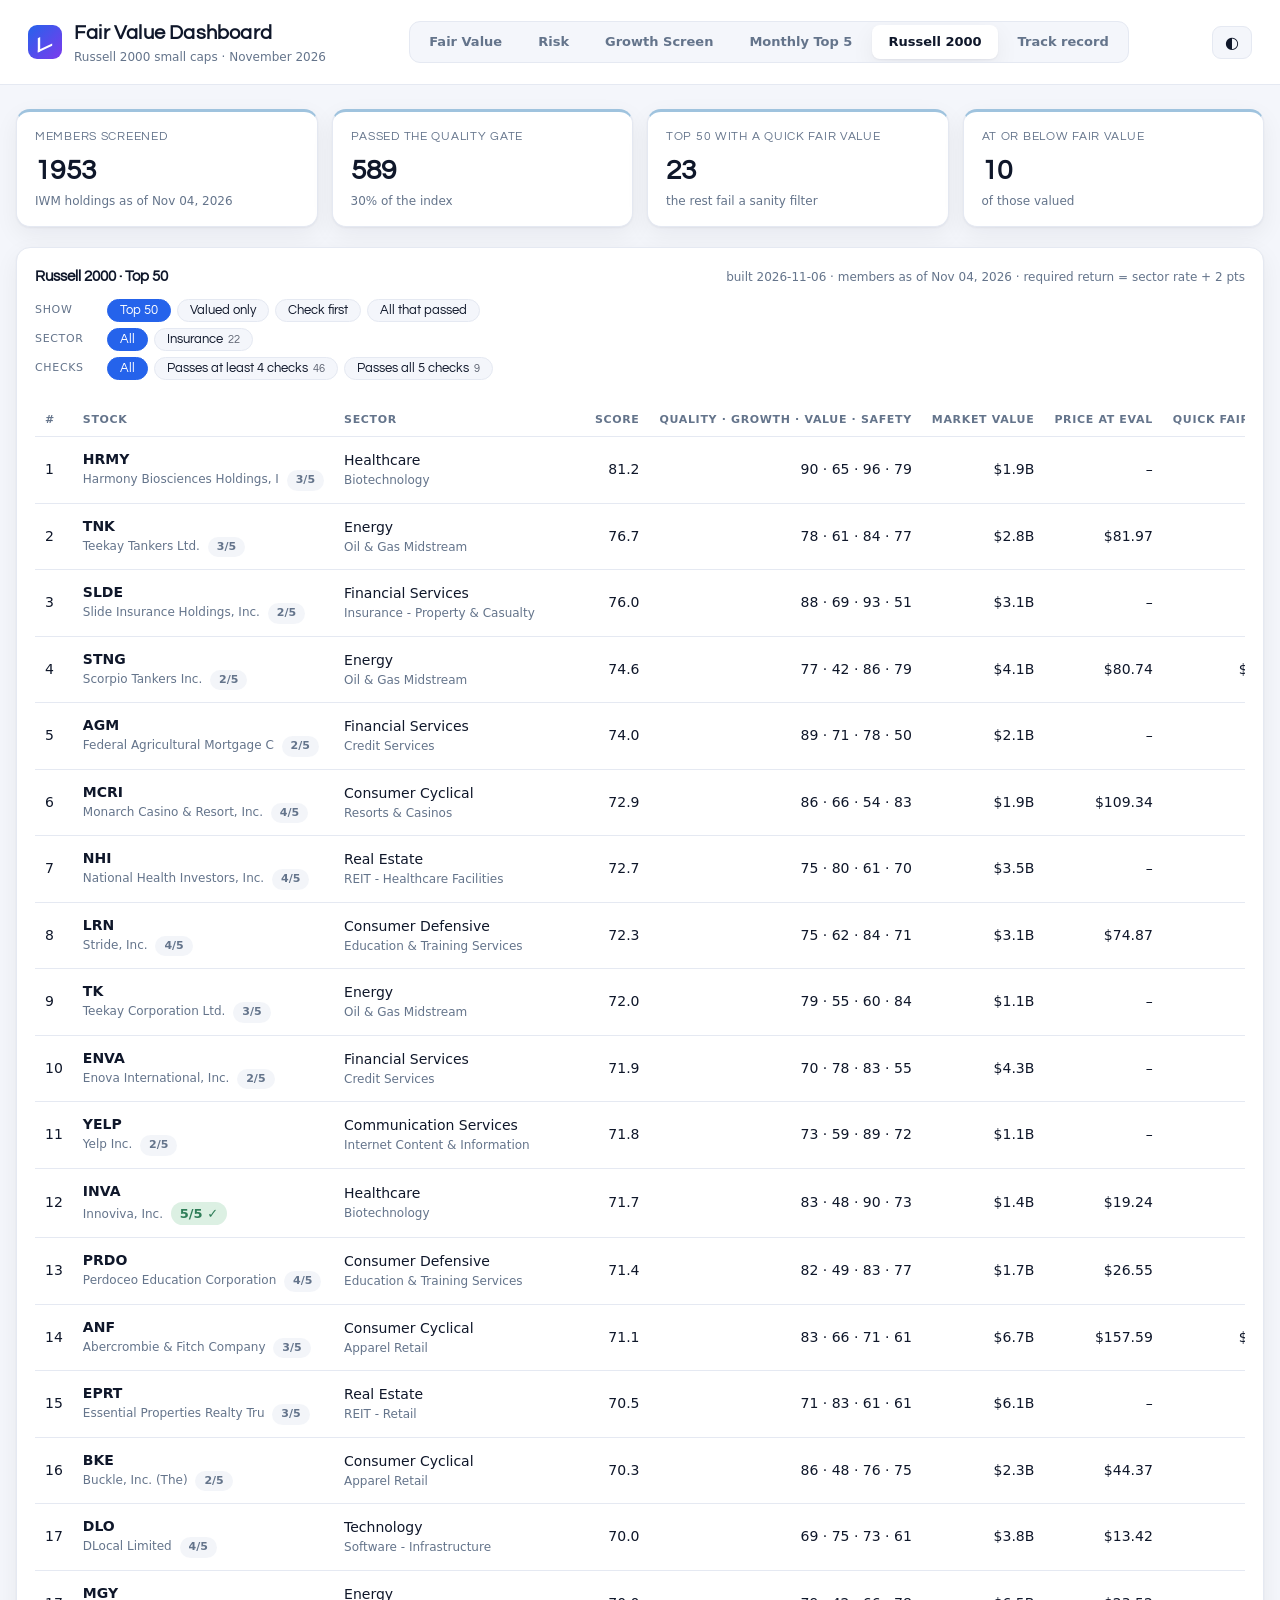
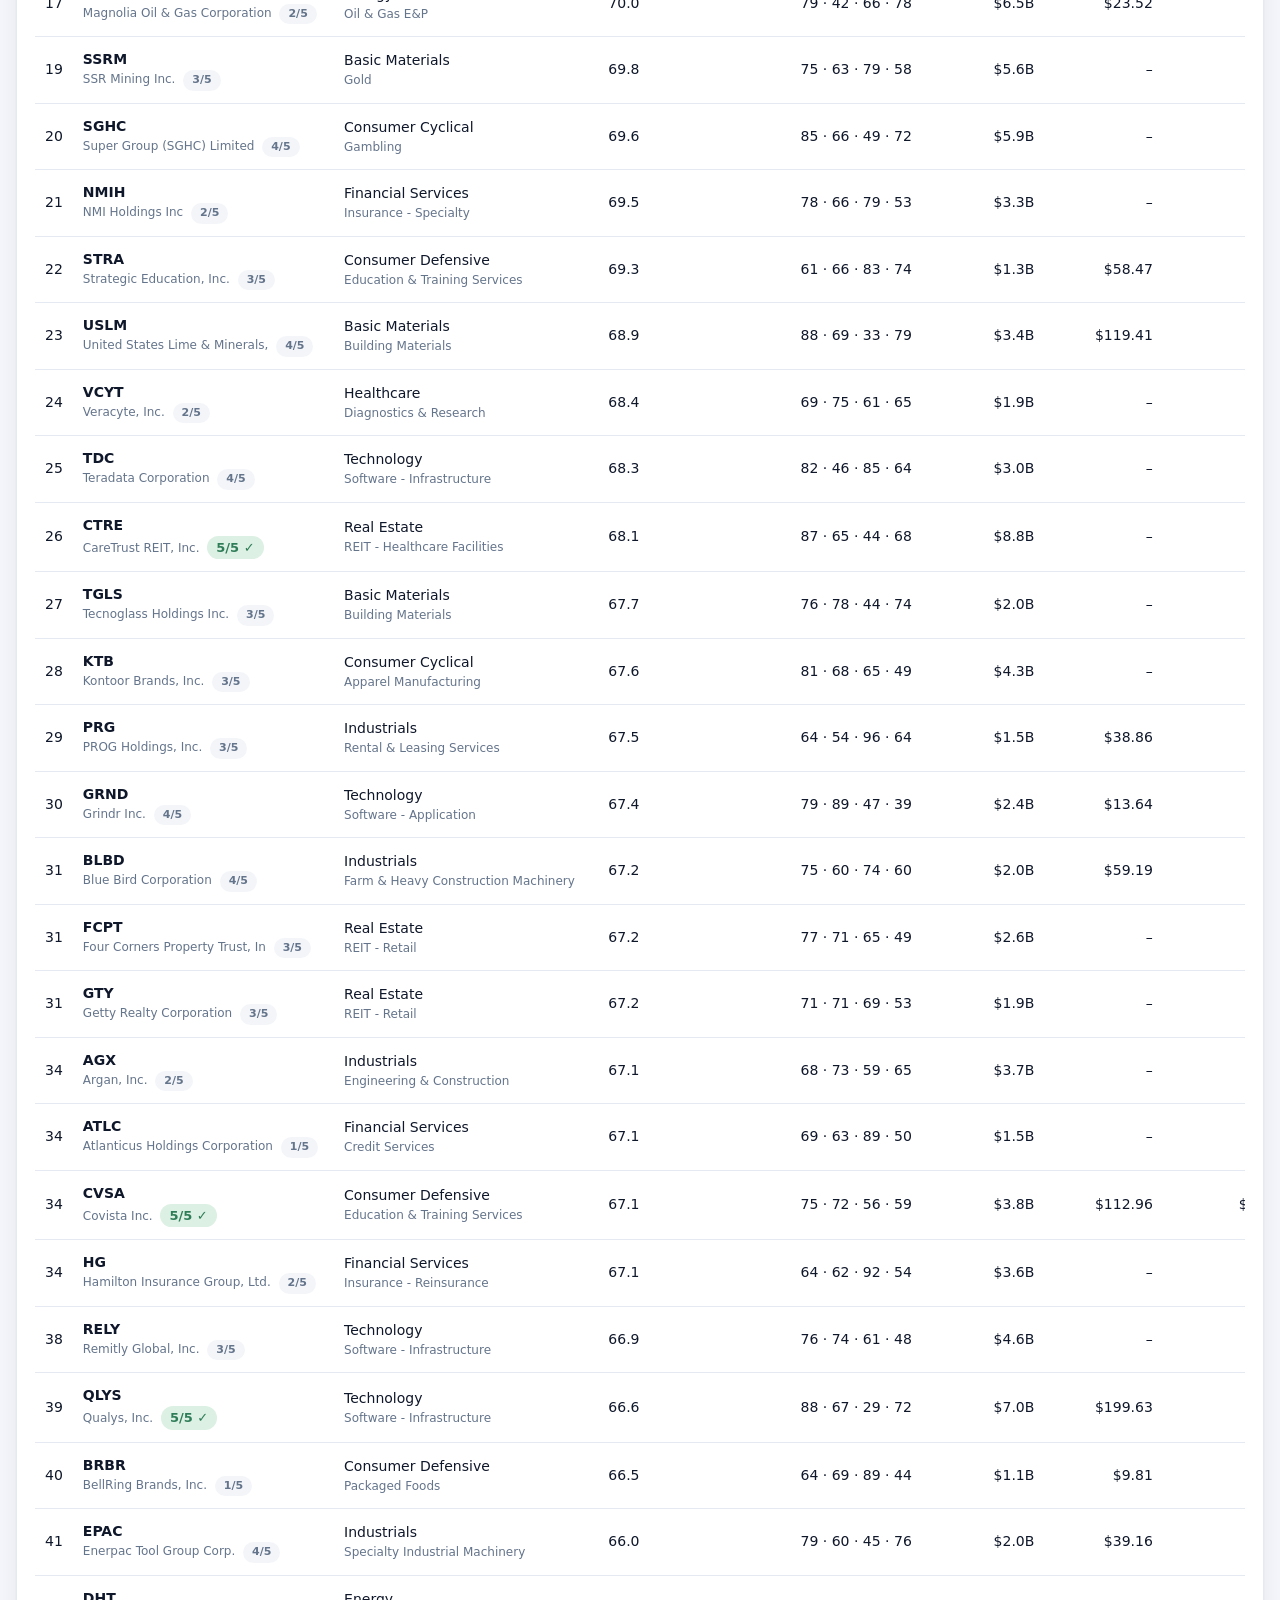
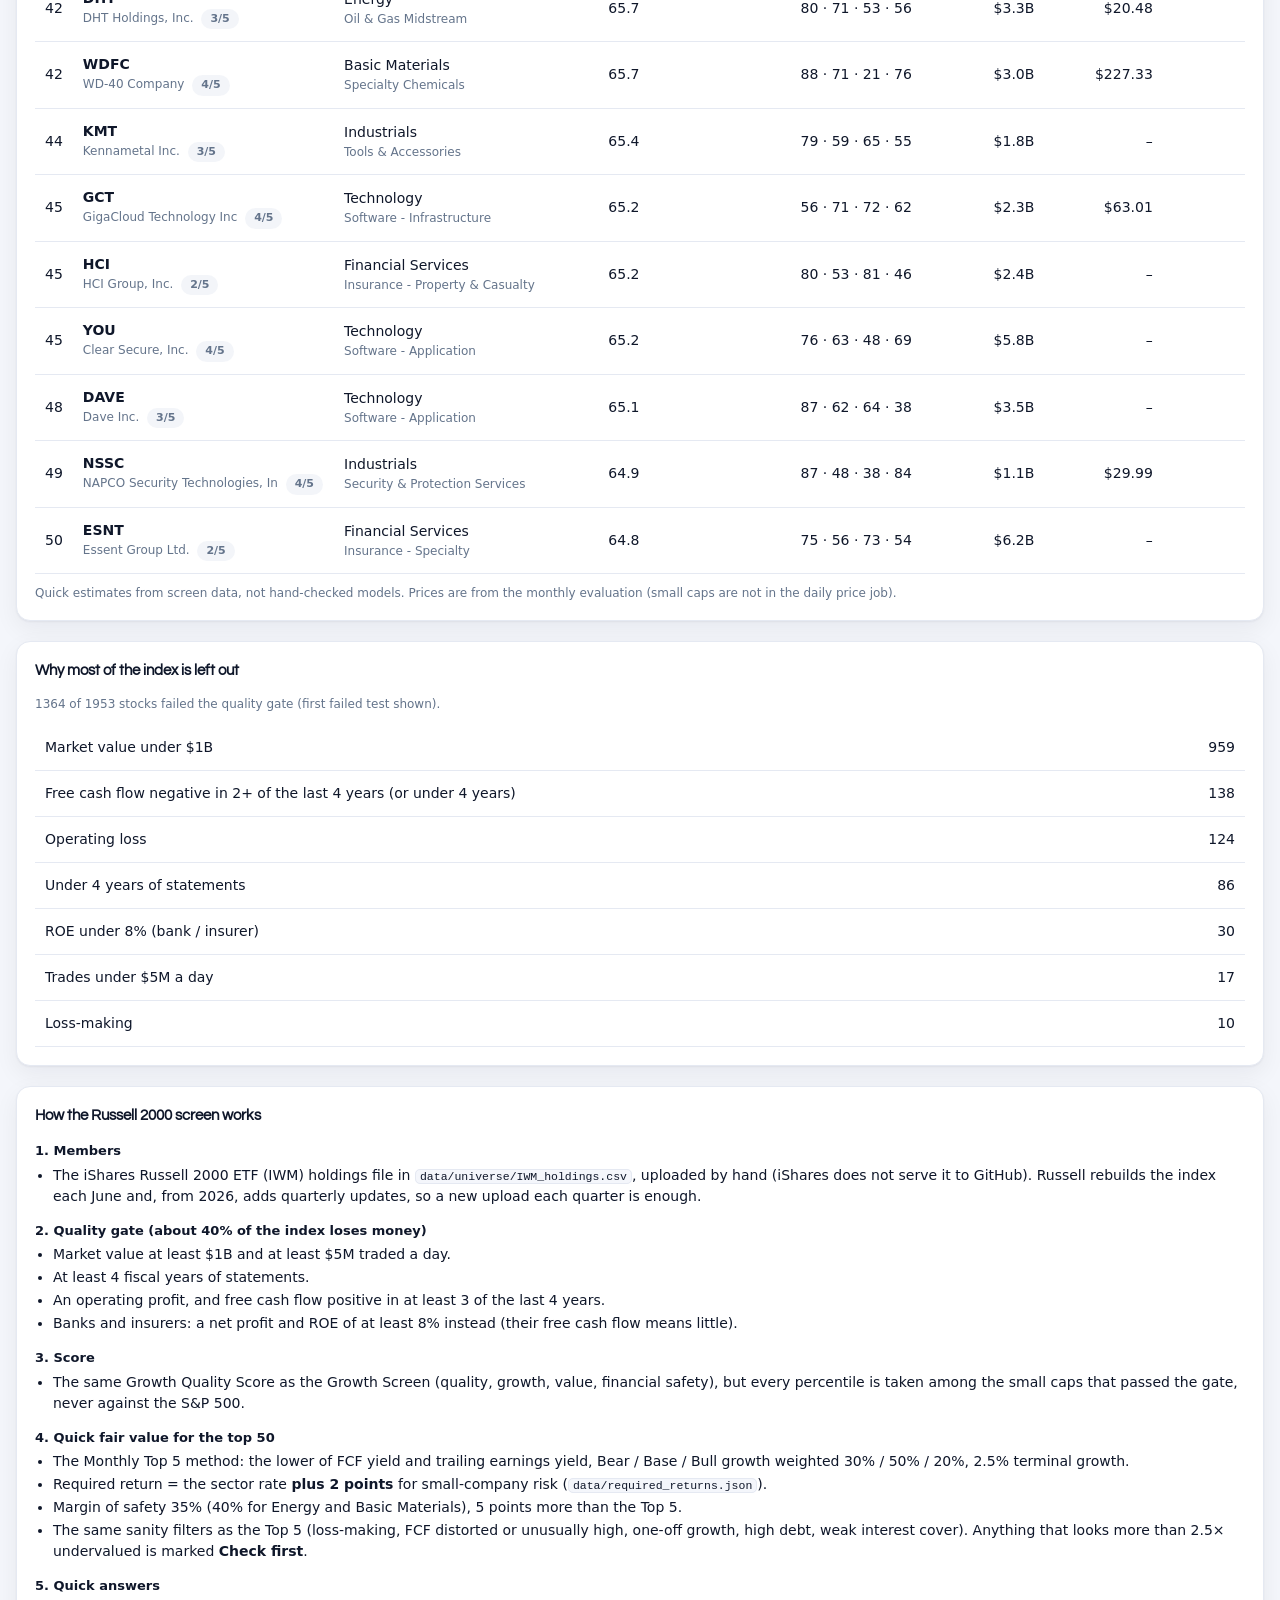
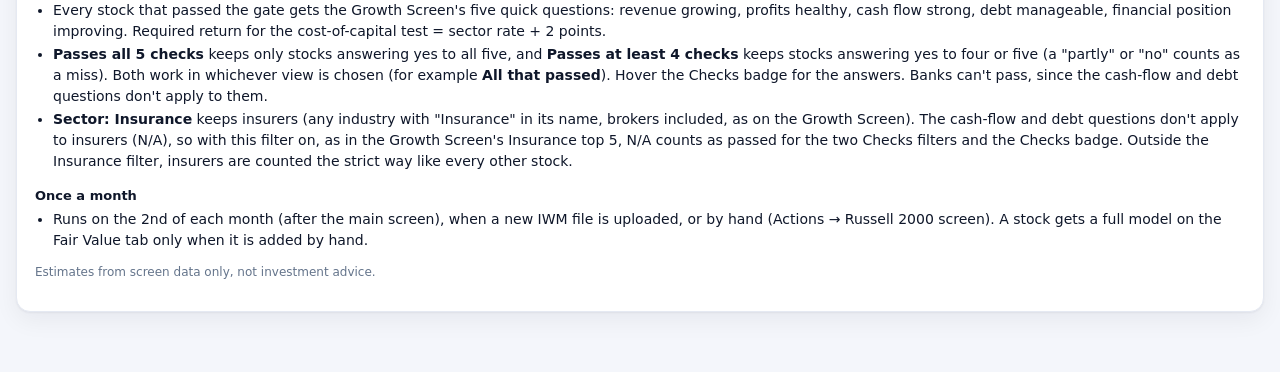
<file: russell.html>
<!doctype html>
<html lang="en">
<head>
<meta charset="utf-8">
<meta name="viewport" content="width=device-width,initial-scale=1">
<title>Russell 2000 | Fair Value Dashboard</title>
<link rel="preconnect" href="https://fonts.googleapis.com"><link rel="preconnect" href="https://fonts.gstatic.com" crossorigin><link rel="stylesheet" href="https://fonts.googleapis.com/css2?family=Questrial&display=swap">
<link rel="stylesheet" href="assets/style.css?v=20261106e">
<link rel="icon" href="data:image/svg+xml,<svg xmlns='http://www.w3.org/2000/svg' viewBox='0 0 32 32'><rect width='32' height='32' rx='7' fill='%232563eb'/><path d='M6 22l6-7 5 4 9-11' stroke='white' stroke-width='3' fill='none' stroke-linecap='round' stroke-linejoin='round'/></svg>">
</head>
<body>
<header class="top">
  <div class="brand"><span class="logo"></span><div><h1>Fair Value Dashboard</h1><p id="sub">Russell 2000 small caps</p></div></div>
  <nav class="tabs"><a href="index.html">Fair Value</a><a href="risk.html">Risk</a><a href="screener.html">Growth Screen</a><a href="top5.html">Monthly Top 5</a><a href="russell.html" class="on">Russell 2000</a><a href="track.html">Track record</a></nav>
  <div class="actions"><button id="theme" title="Toggle theme" aria-label="Toggle theme">◐</button></div>
</header>
<main>
  <section class="kpis" id="kpis"></section>
  <section class="card">
    <div class="card-head"><h2 id="ttl">Russell 2000 · Top 50</h2><span class="muted" id="stamp"></span></div>
    <div class="chips" id="vchips"></div>
    <div class="chips" id="schips"></div>
    <div class="chips" id="cchips"></div>
    <div class="scroll topscroll" id="tscroll"><div id="tspacer"></div></div>
    <div class="scroll" id="bscroll"><table id="tbl"><thead><tr>
      <th>#</th><th>Stock</th><th>Sector</th><th class="r">Score</th><th class="r">Quality · Growth · Value · Safety</th><th class="r">Market value</th>
      <th class="r">Price at eval</th><th class="r">Quick fair value</th><th class="r">Buy below</th><th class="r">Price vs fair value</th><th>Notes</th>
    </tr></thead><tbody></tbody></table></div>
    <p class="foot">Quick estimates from screen data, not hand-checked models. Prices are from the monthly evaluation (small caps are not in the daily price job).</p>
  </section>
  <section class="card" id="gate"></section>
  <section class="card method">
    <h2>How the Russell 2000 screen works</h2>
    <h3>1. Members</h3><ul><li>The iShares Russell 2000 ETF (IWM) holdings file in <code>data/universe/IWM_holdings.csv</code>, uploaded by hand (iShares does not serve it to GitHub). Russell rebuilds the index each June and, from 2026, adds quarterly updates, so a new upload each quarter is enough.</li></ul>
    <h3>2. Quality gate (about 40% of the index loses money)</h3>
    <ul><li>Market value at least $1B and at least $5M traded a day.</li><li>At least 4 fiscal years of statements.</li>
    <li>An operating profit, and free cash flow positive in at least 3 of the last 4 years.</li>
    <li>Banks and insurers: a net profit and ROE of at least 8% instead (their free cash flow means little).</li></ul>
    <h3>3. Score</h3><ul><li>The same Growth Quality Score as the Growth Screen (quality, growth, value, financial safety), but every percentile is taken among the small caps that passed the gate, never against the S&amp;P 500.</li></ul>
    <h3>4. Quick fair value for the top 50</h3>
    <ul><li>The Monthly Top 5 method: the lower of FCF yield and trailing earnings yield, Bear / Base / Bull growth weighted 30% / 50% / 20%, 2.5% terminal growth.</li>
    <li>Required return = the sector rate <b>plus 2 points</b> for small-company risk (<code>data/required_returns.json</code>).</li>
    <li>Margin of safety 35% (40% for Energy and Basic Materials), 5 points more than the Top 5.</li>
    <li>The same sanity filters as the Top 5 (loss-making, FCF distorted or unusually high, one-off growth, high debt, weak interest cover). Anything that looks more than 2.5× undervalued is marked <b>Check first</b>.</li></ul>
    <h3>5. Quick answers</h3>
    <ul><li>Every stock that passed the gate gets the Growth Screen's five quick questions: revenue growing, profits healthy, cash flow strong, debt manageable, financial position improving. Required return for the cost-of-capital test = sector rate + 2 points.</li>
    <li><b>Passes all 5 checks</b> keeps only stocks answering yes to all five, and <b>Passes at least 4 checks</b> keeps stocks answering yes to four or five (a "partly" or "no" counts as a miss). Both work in whichever view is chosen (for example <b>All that passed</b>). Hover the Checks badge for the answers. Banks can't pass, since the cash-flow and debt questions don't apply to them.</li>
    <li><b>Sector: Insurance</b> keeps insurers (any industry with "Insurance" in its name, brokers included, as on the Growth Screen). The cash-flow and debt questions don't apply to insurers (N/A), so with this filter on, as in the Growth Screen's Insurance top 5, N/A counts as passed for the two Checks filters and the Checks badge. Outside the Insurance filter, insurers are counted the strict way like every other stock.</li></ul>
    <h3>Once a month</h3><ul><li>Runs on the 2nd of each month (after the main screen), when a new IWM file is uploaded, or by hand (Actions → Russell 2000 screen). A stock gets a full model on the Fair Value tab only when it is added by hand.</li></ul>
    <p class="muted">Estimates from screen data only, not investment advice.</p>
  </section>
</main>
<script src="assets/russell.js?v=20261107a"></script>
</body>
</html>
</file>
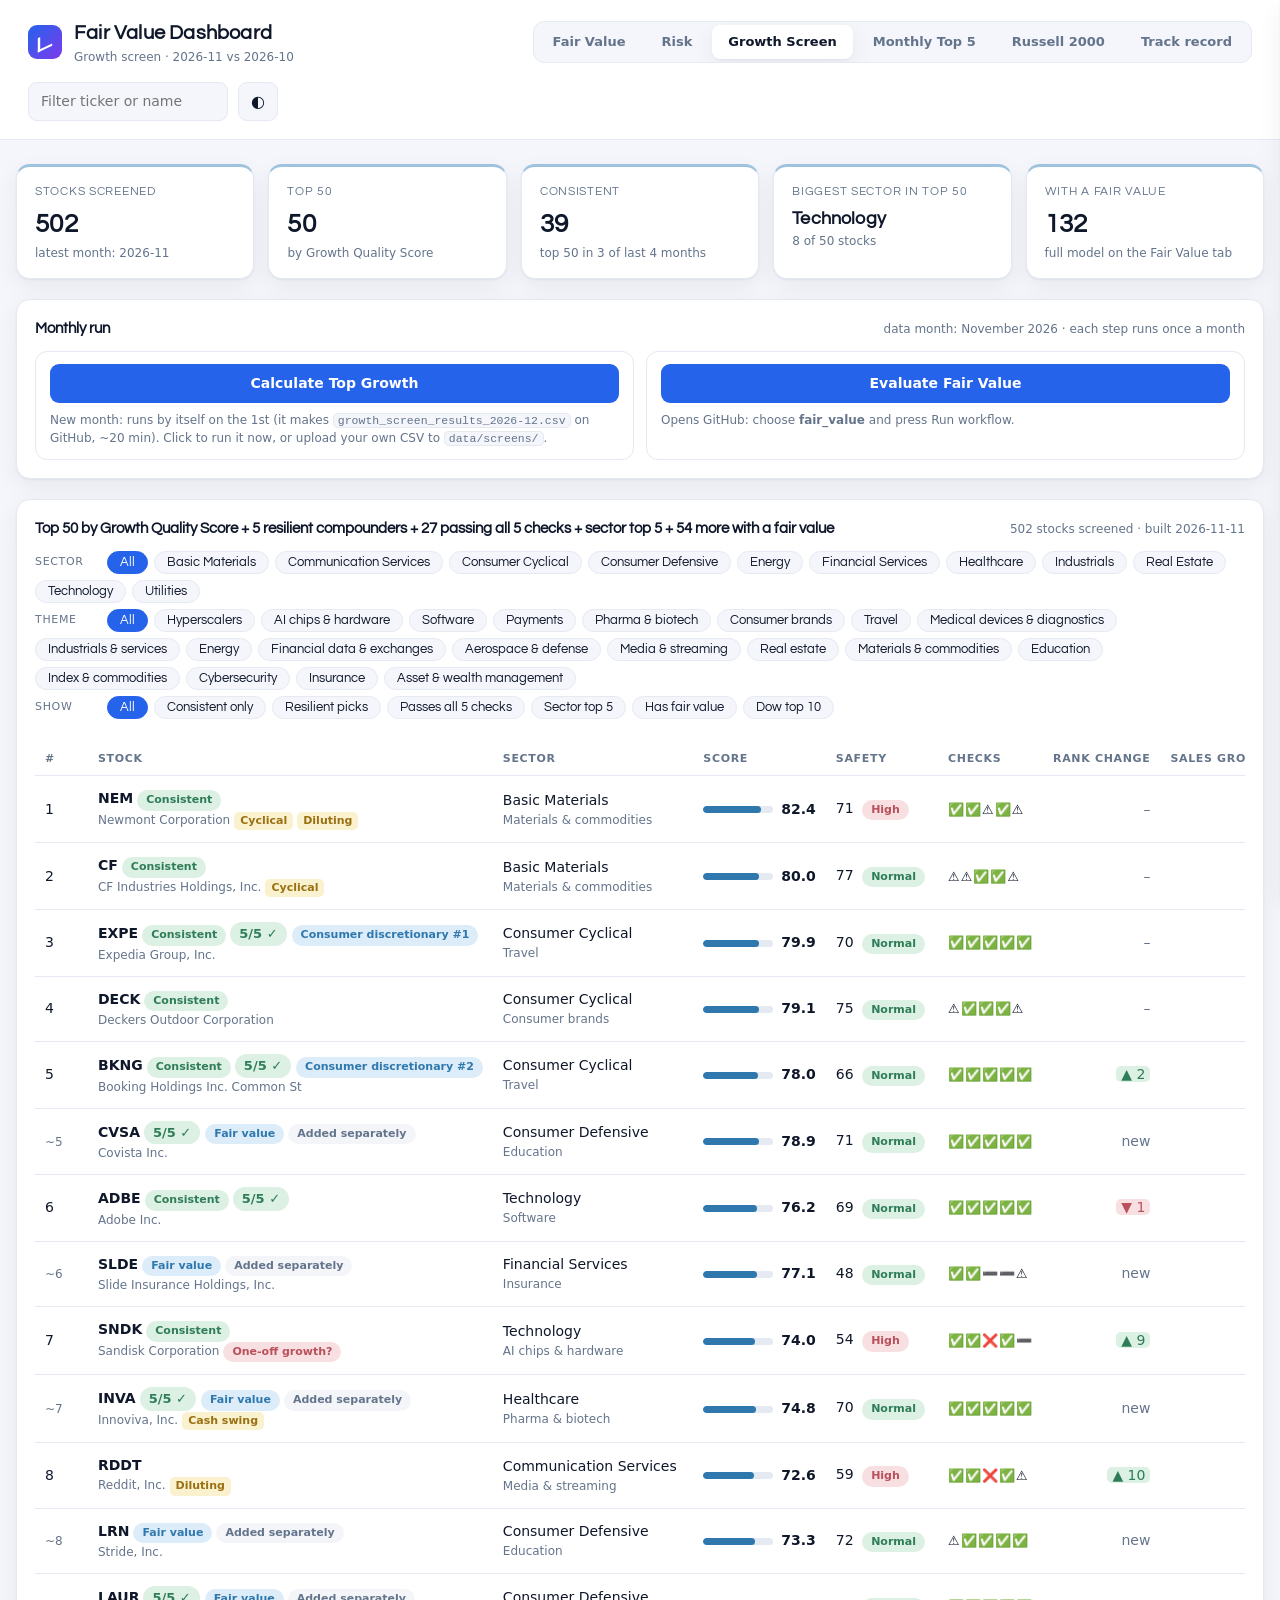
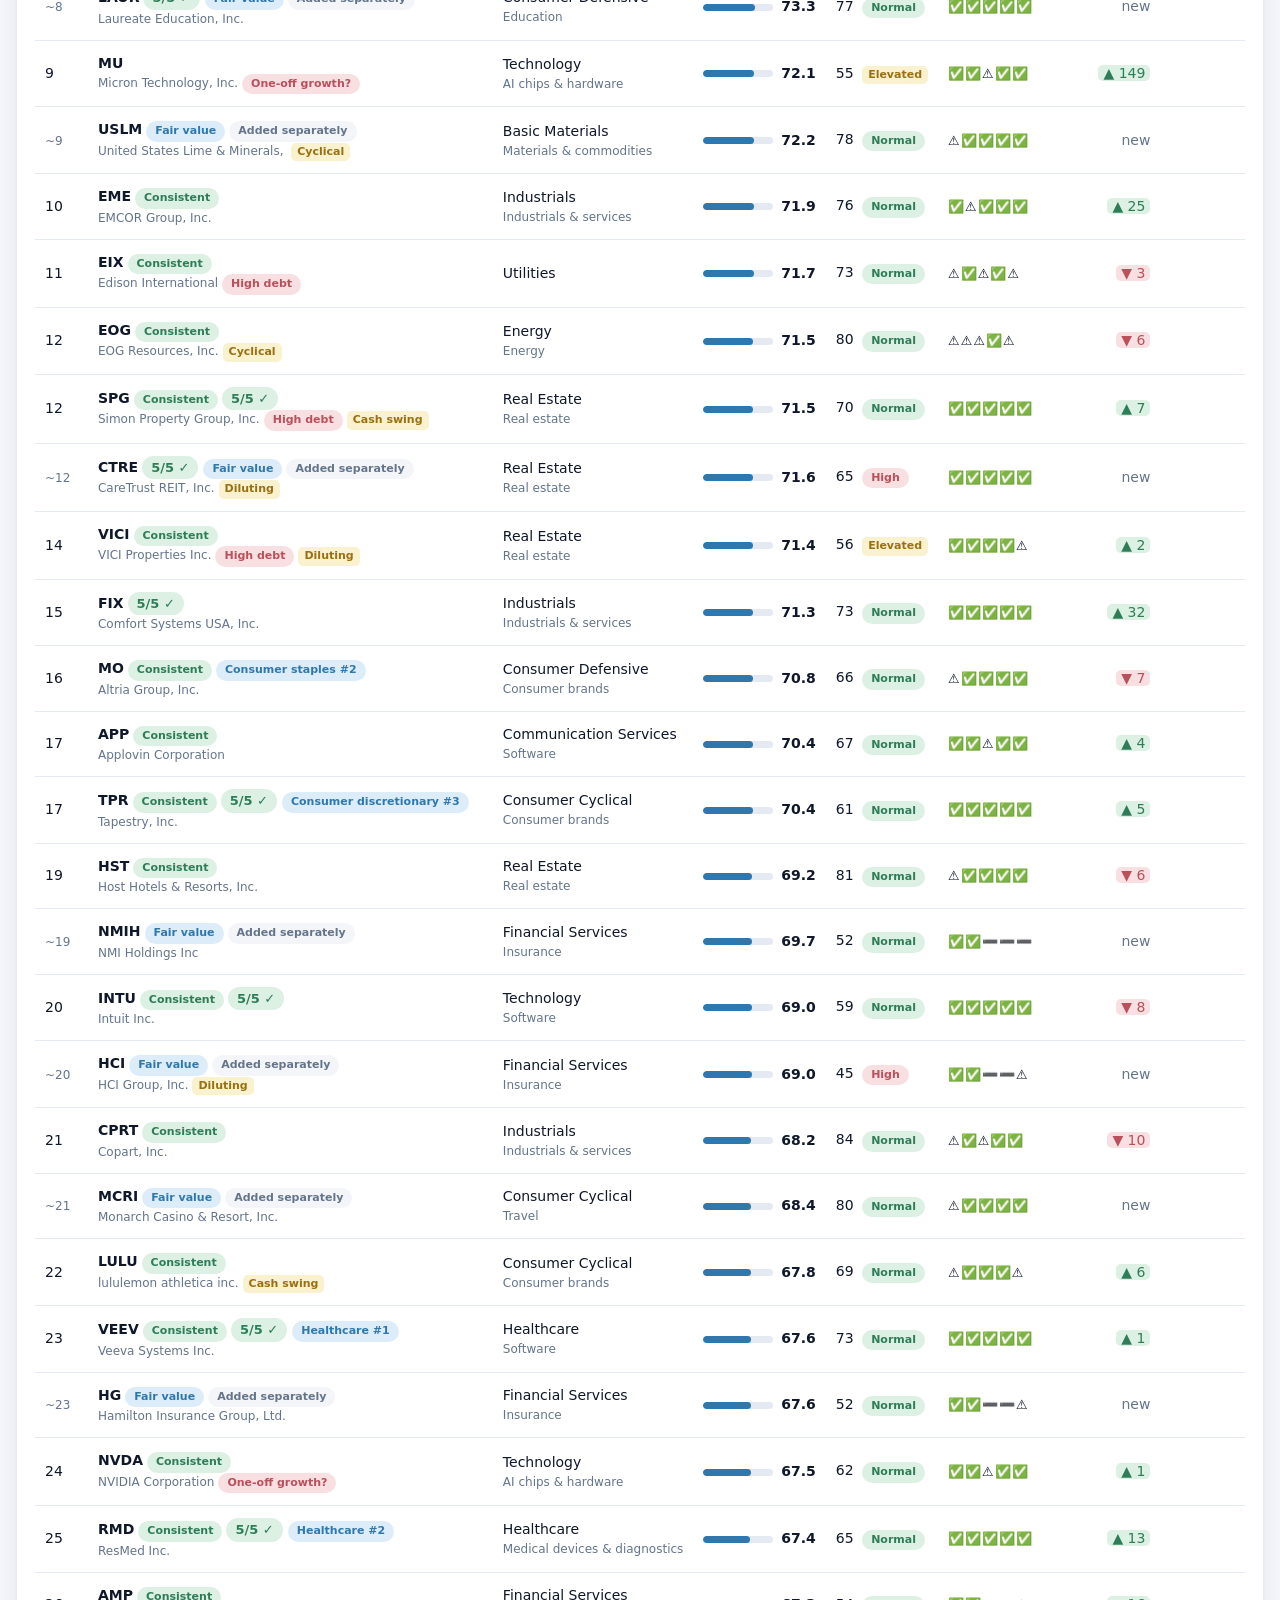
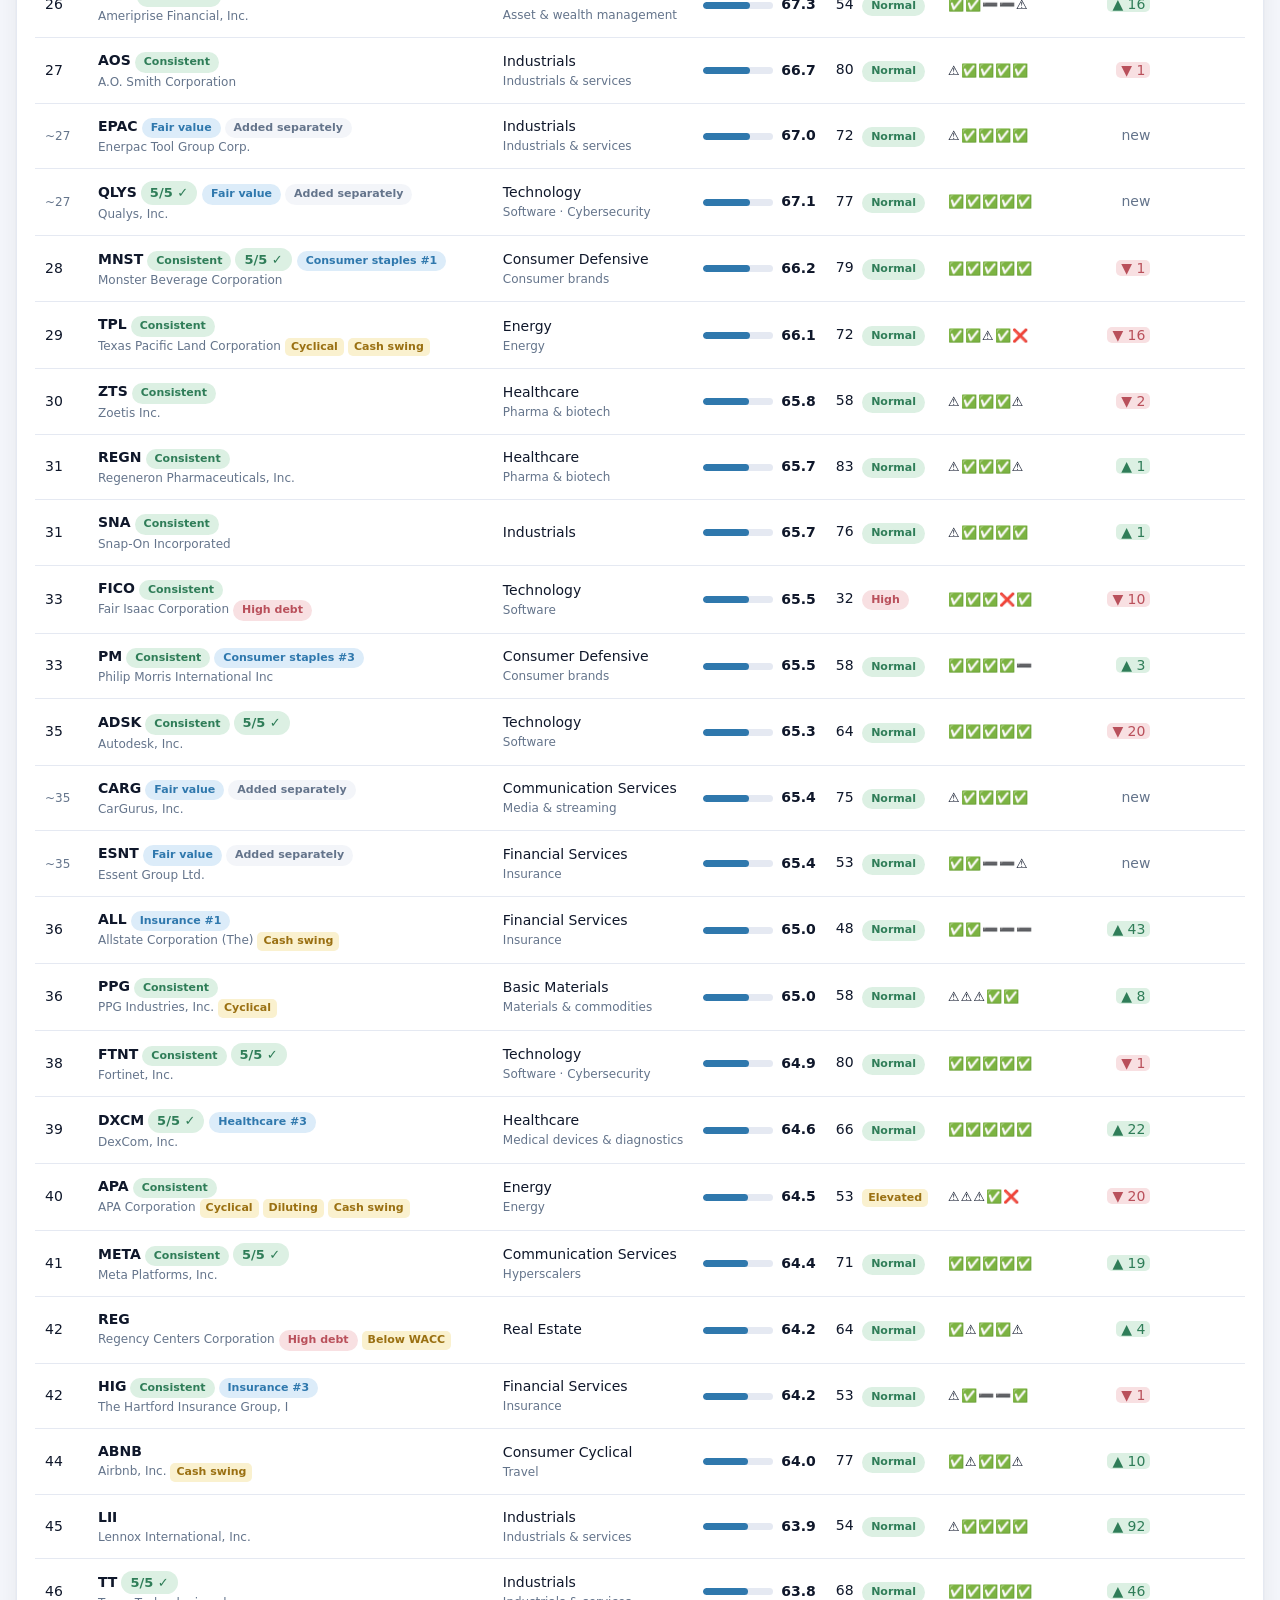
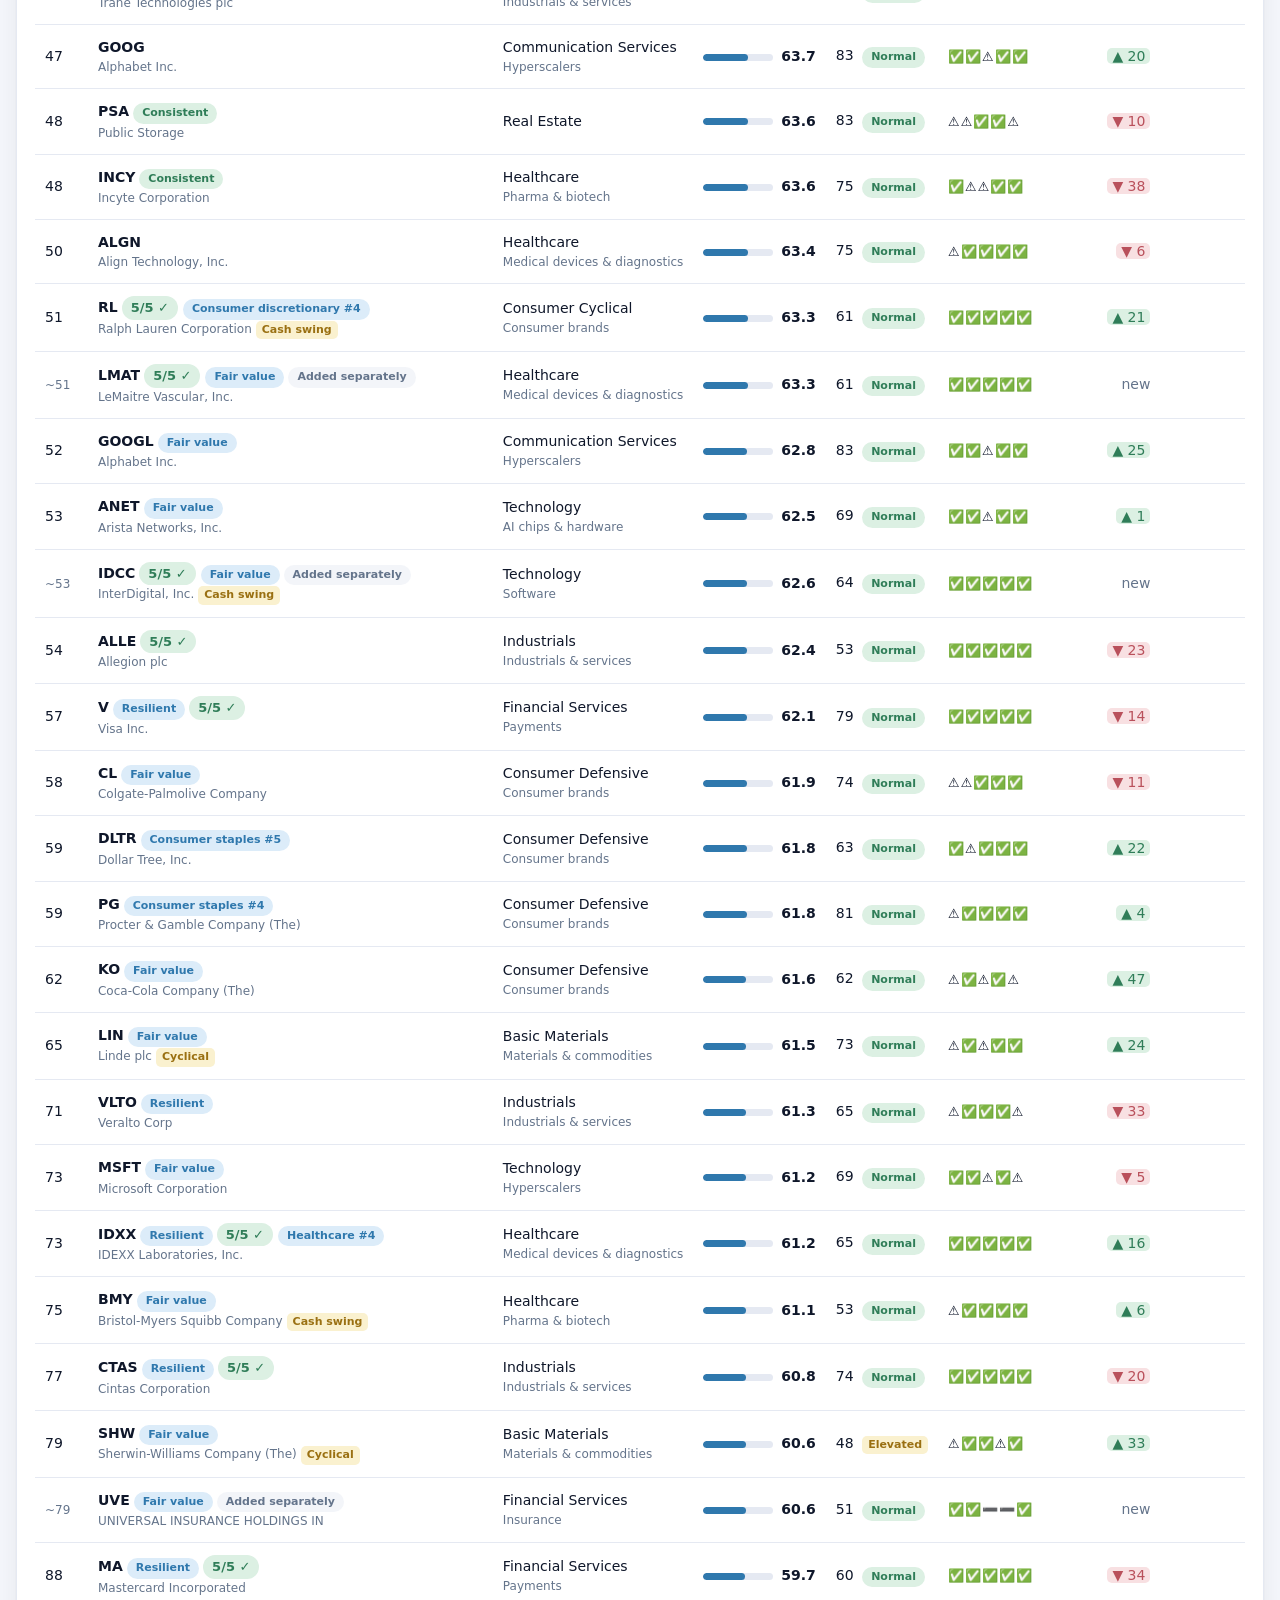
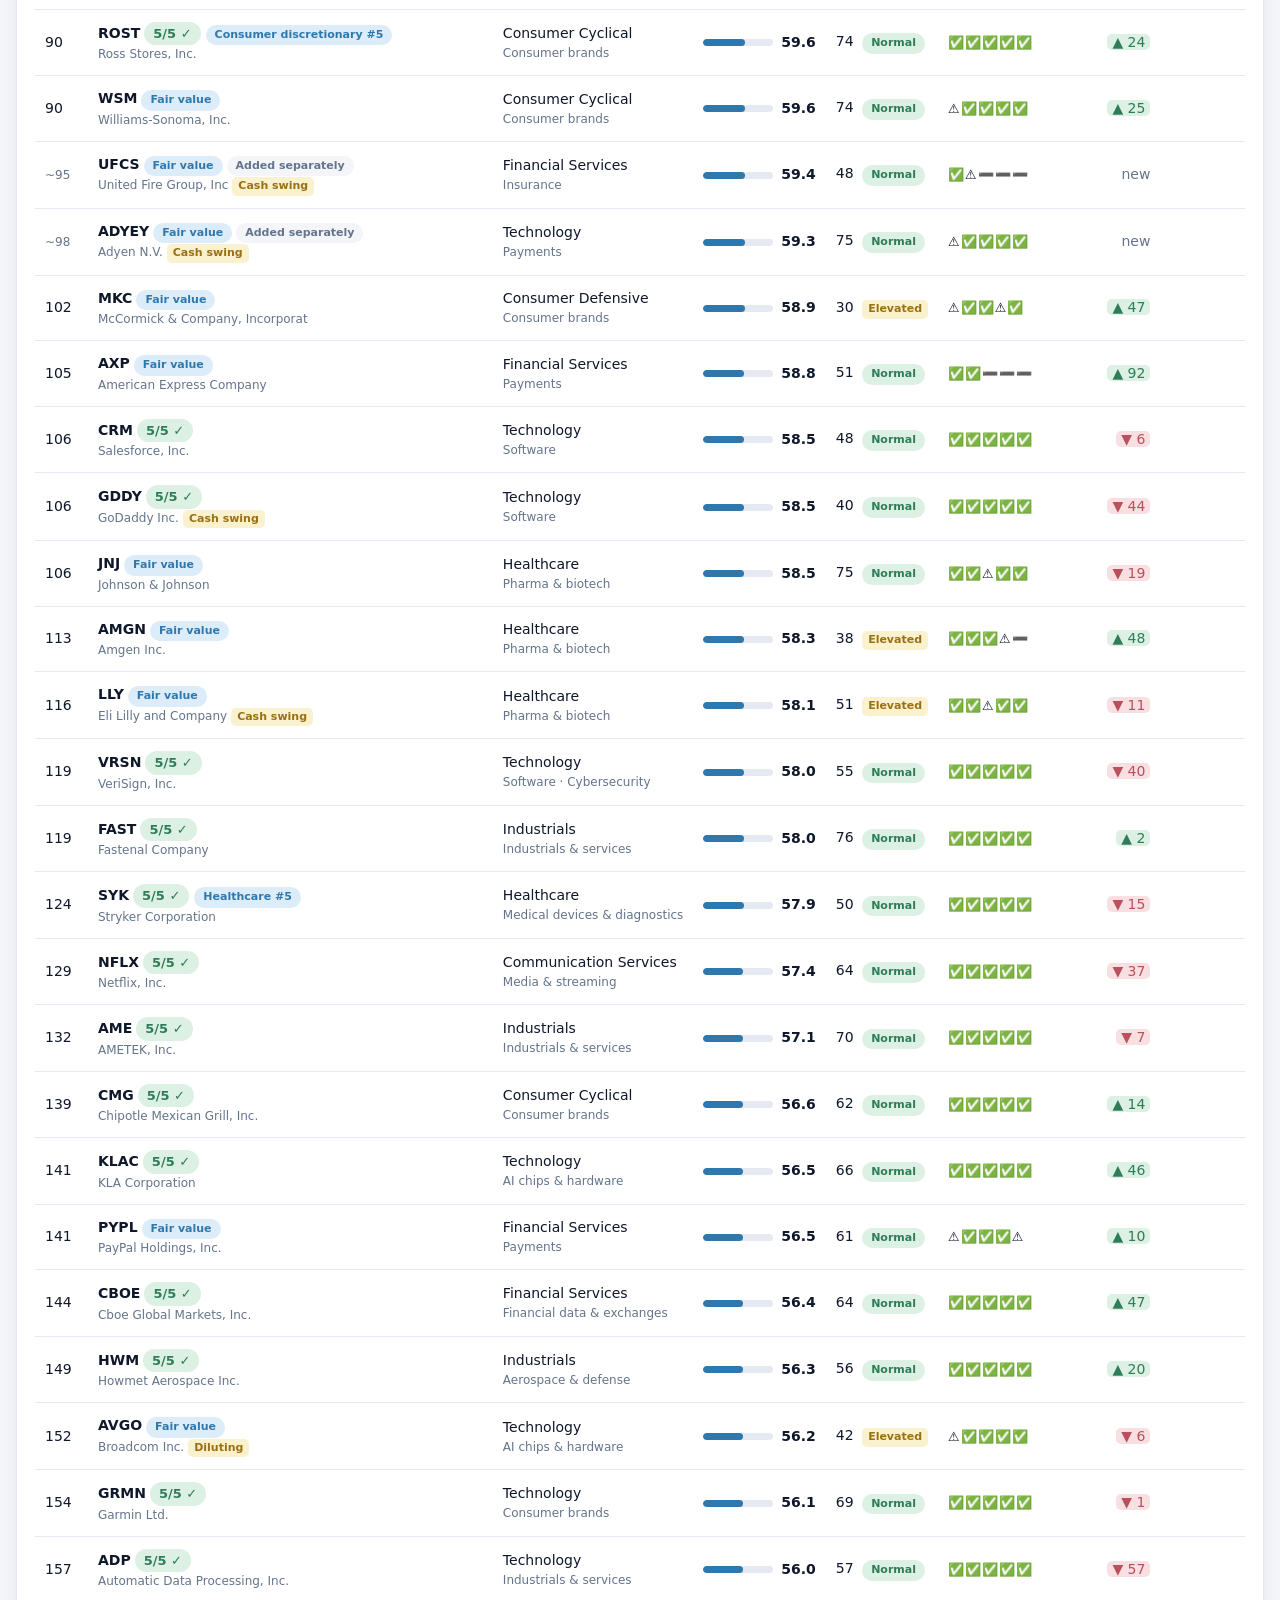
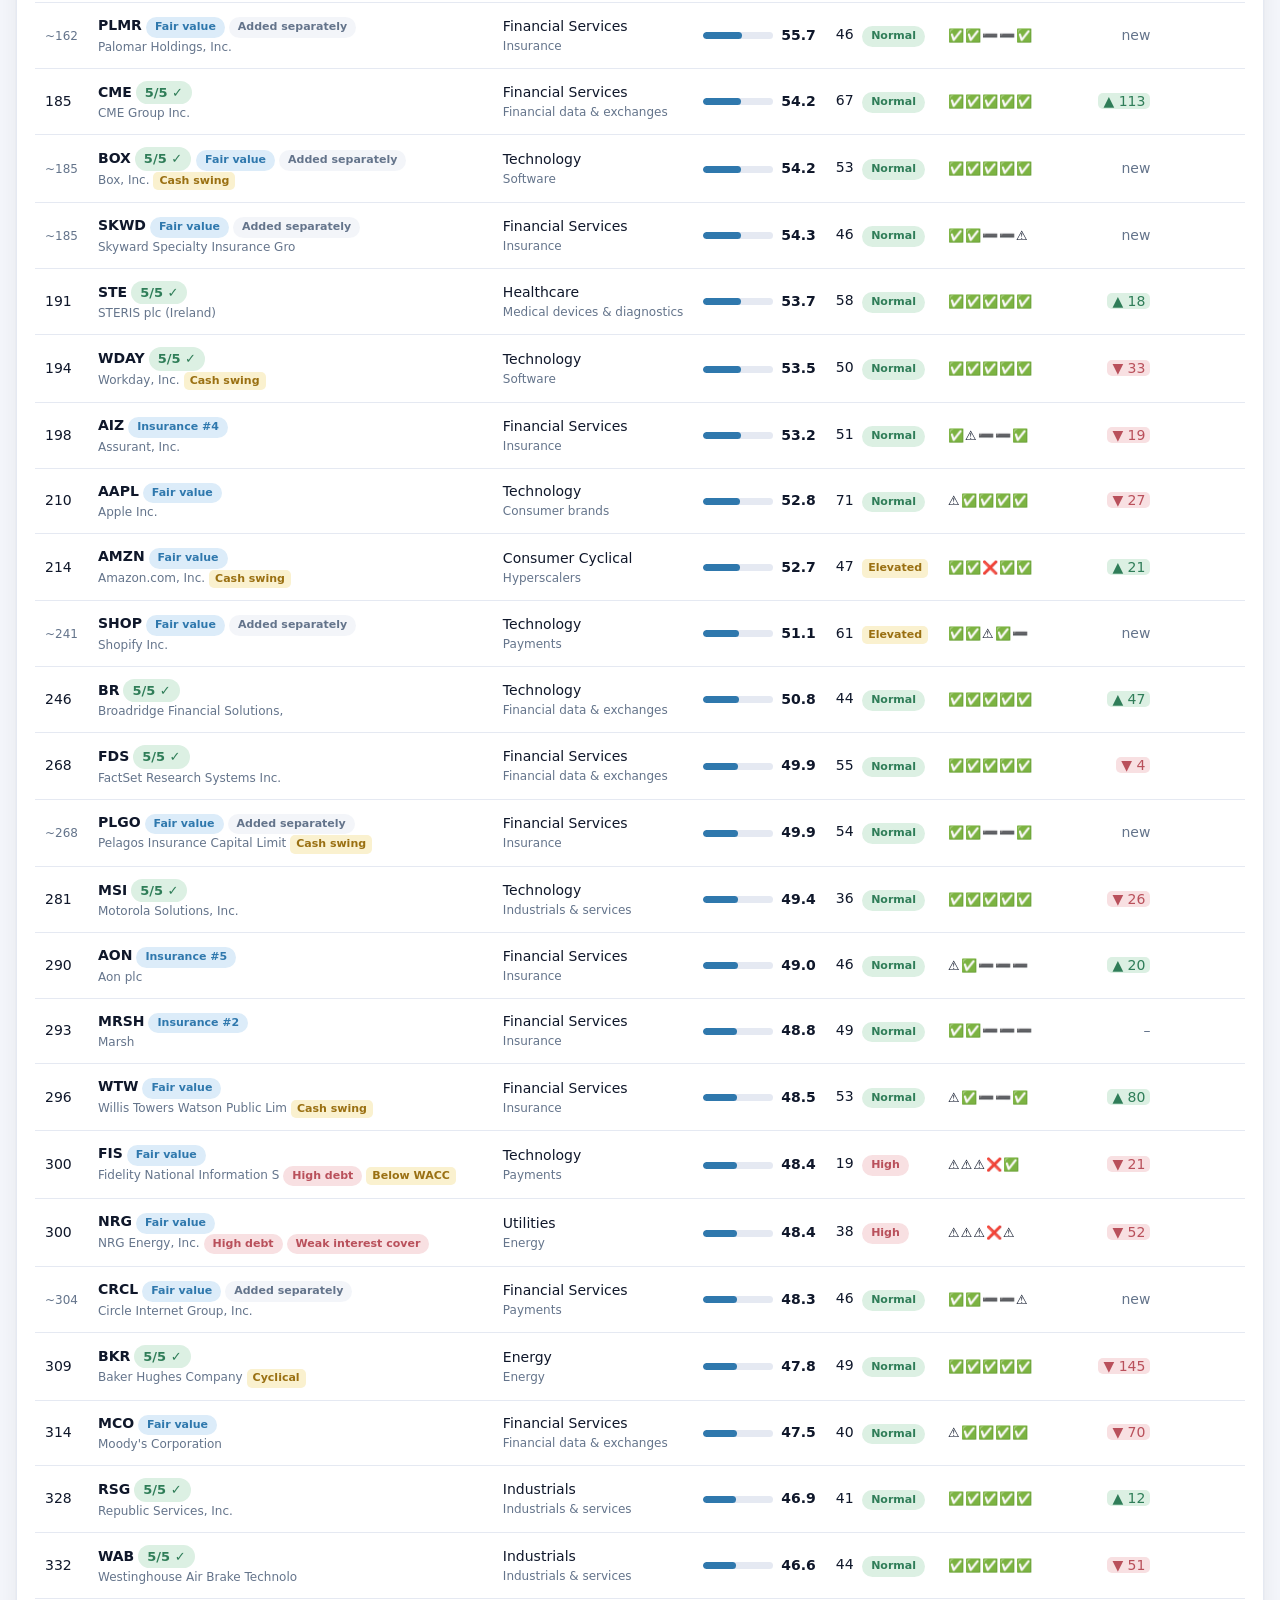
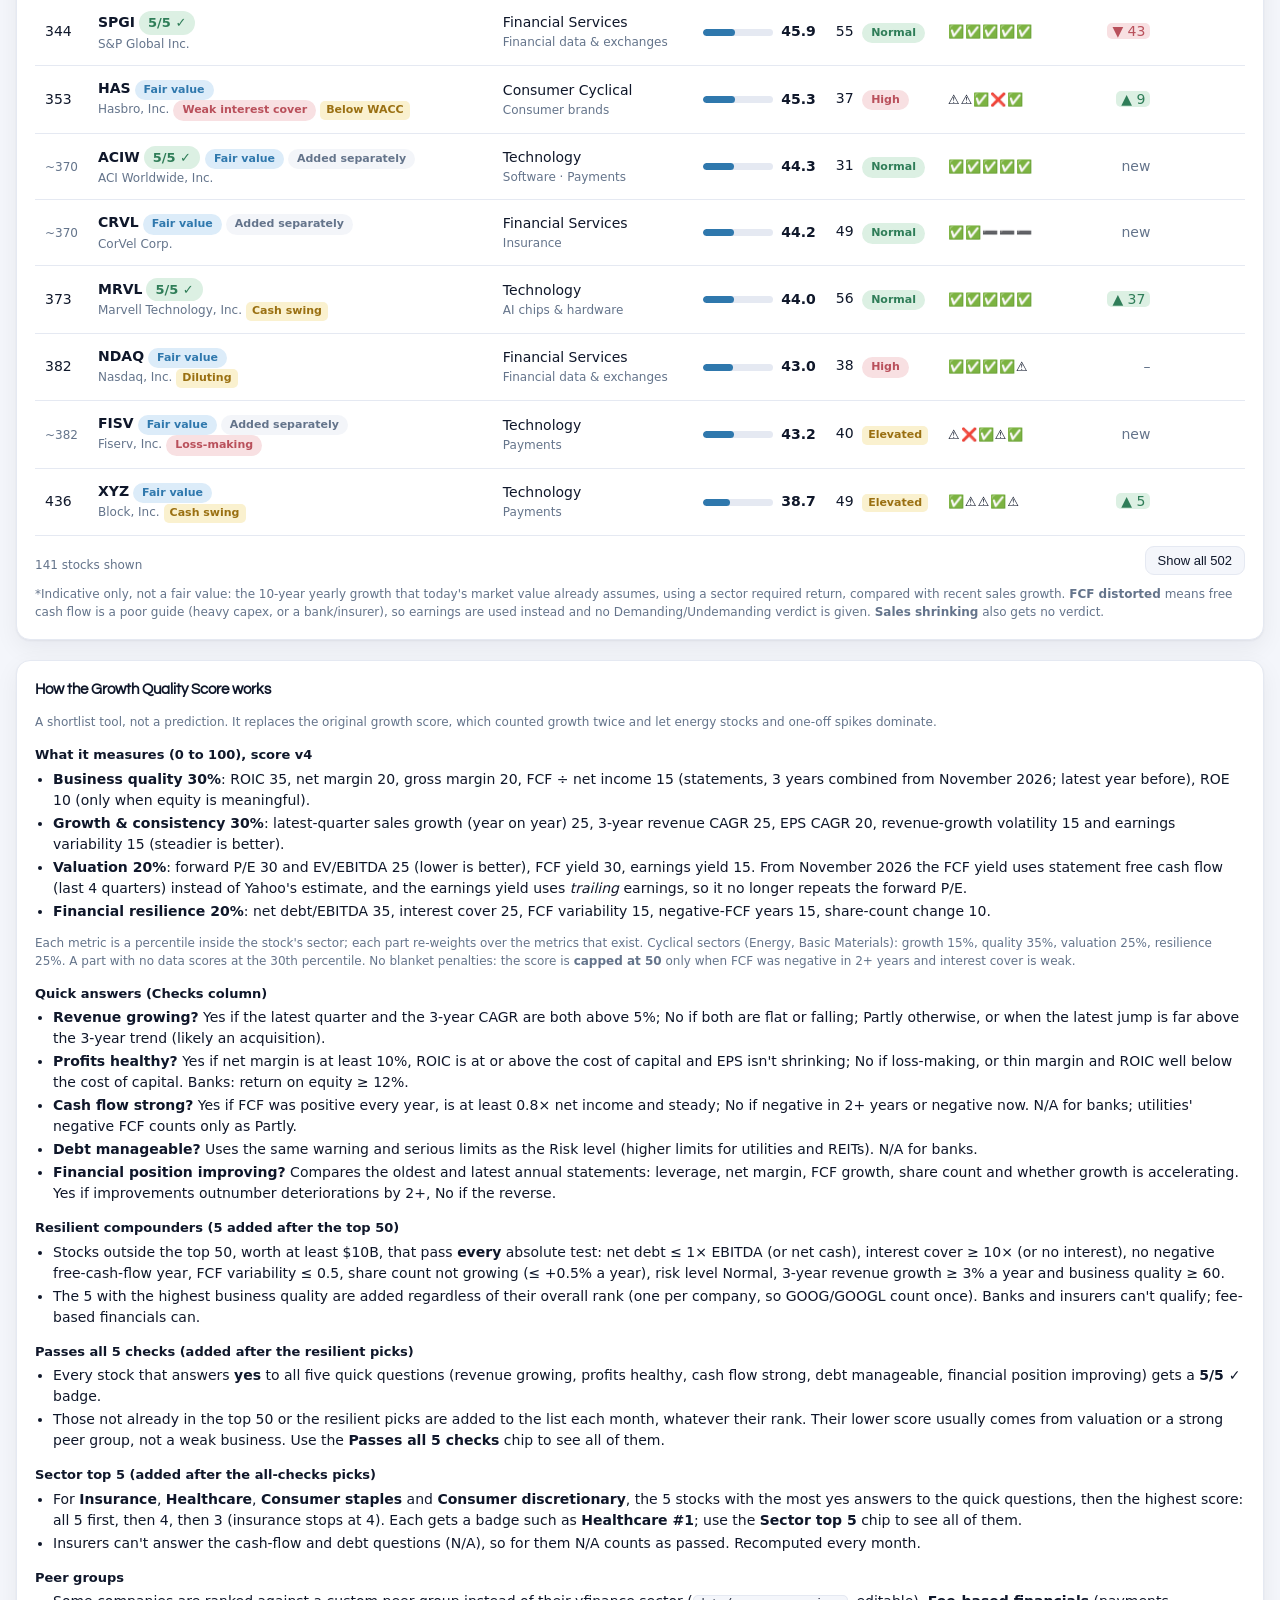
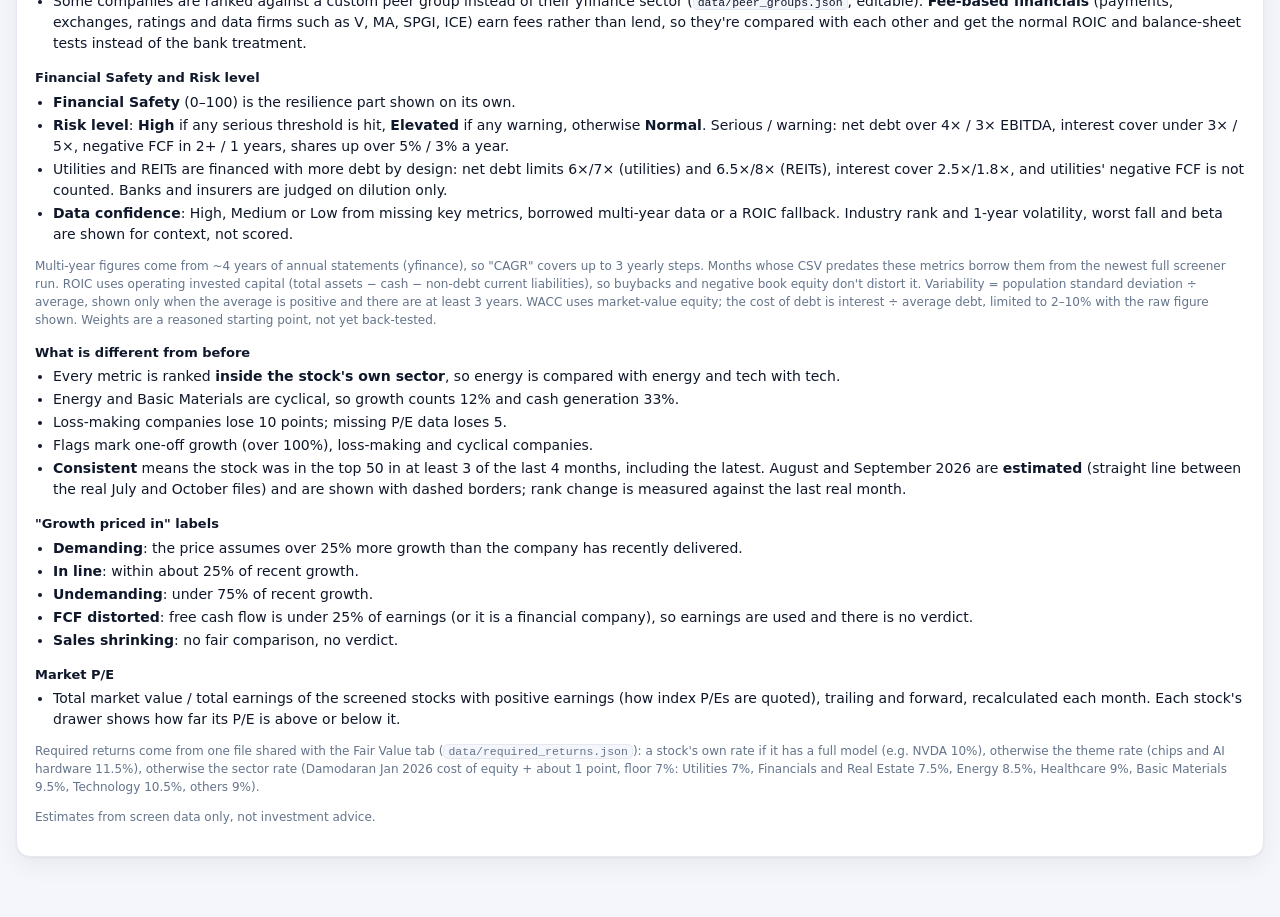
<file: screener.html>
<!doctype html>
<html lang="en">
<head>
<meta charset="utf-8">
<meta name="viewport" content="width=device-width,initial-scale=1">
<title>Growth Screen | Fair Value Dashboard</title>
<link rel="preconnect" href="https://fonts.googleapis.com"><link rel="preconnect" href="https://fonts.gstatic.com" crossorigin><link rel="stylesheet" href="https://fonts.googleapis.com/css2?family=Questrial&display=swap">
<link rel="stylesheet" href="assets/style.css?v=20261106e">
<link rel="icon" href="data:image/svg+xml,<svg xmlns='http://www.w3.org/2000/svg' viewBox='0 0 32 32'><rect width='32' height='32' rx='7' fill='%232563eb'/><path d='M6 22l6-7 5 4 9-11' stroke='white' stroke-width='3' fill='none' stroke-linecap='round' stroke-linejoin='round'/></svg>">
</head>
<body>
<header class="top">
  <div class="brand"><span class="logo"></span><div><h1>Fair Value Dashboard</h1><p id="sub">Growth screen</p></div></div>
  <nav class="tabs"><a href="index.html">Fair Value</a><a href="risk.html">Risk</a><a href="screener.html" class="on">Growth Screen</a><a href="top5.html">Monthly Top 5</a><a href="russell.html">Russell 2000</a><a href="track.html">Track record</a></nav>
  <div class="actions">
    <input id="q" type="search" placeholder="Filter ticker or name">
    <button id="theme" title="Toggle theme" aria-label="Toggle theme">◐</button>
  </div>
</header>
<main>
  <section class="kpis" id="kpis"></section>
  <section class="card" id="runpanel"></section>
  <section class="card">
    <div class="card-head"><h2 id="ttl">Top 50 by Growth Quality Score</h2><span class="muted" id="stamp"></span></div>
    <div class="chips" id="secchips"></div>
    <div class="chips" id="thchips"></div>
    <div class="chips" id="extra"></div>
    <div class="scroll topscroll" id="tscroll"><div id="tspacer"></div></div>
    <div class="scroll" id="bscroll"><table id="tbl"><thead><tr>
      <th data-k="rank">#</th><th data-k="ticker">Stock</th><th data-k="sector">Sector</th><th data-k="score">Score</th><th data-k="safety" title="Financial Safety (0-100, higher = safer) and risk level">Safety</th><th data-k="checks_score" title="Revenue growing? · Profits healthy? · Cash flow strong? · Debt manageable? · Position improving? (hover an icon for the reason)">Checks</th><th data-k="rank_change" class="r">Rank change</th>
      <th data-k="rev_growth_pct" class="r" title="Latest quarter revenue vs the same quarter a year earlier">Sales growth (qtr YoY)</th><th data-k="profit_margin_pct" class="r">Net margin</th><th data-k="fcf_yield_pct" class="r" title="Free cash flow from the cash-flow statement (operating cash flow − capex, last 4 quarters) ÷ market value">FCF yield</th><th data-k="earnings_yield" class="r" title="Trailing net income ÷ market value: same period as the FCF yield (the forward figure is in the stock's details)">Earnings yield</th><th data-k="fcf_ni" class="r" title="Free cash flow ÷ net income from the statements, 3 years combined. Near 1 = profits arrive as cash; above 1.5 or below 0.25 = check why. ⚠ = the latest year is far from the 3-year norm (working-capital swing)">FCF ÷ NI</th><th data-k="fcff_ev_pct" class="r" title="Free cash flow before interest (statement FCF + after-tax interest) ÷ enterprise value (market value + debt − cash). The cash yield of the whole business, so debt can't flatter it. Not shown for banks and insurers.">FCF / EV</th>
      <th data-k="forward_pe" class="r">Fwd P/E</th><th data-k="implied_fcf_growth" class="r">Growth priced in*</th><th>Fair value</th>
    </tr></thead><tbody></tbody></table></div>
    <div style="display:flex;justify-content:space-between;align-items:center;gap:10px;flex-wrap:wrap;margin-top:10px">
      <p class="foot" id="count"></p><button class="toggle" id="more">Show all</button></div>
    <p class="foot">*Indicative only, not a fair value: the 10-year yearly growth that today's market value already assumes, using a sector required return, compared with recent sales growth. <b>FCF distorted</b> means free cash flow is a poor guide (heavy capex, or a bank/insurer), so earnings are used instead and no Demanding/Undemanding verdict is given. <b>Sales shrinking</b> also gets no verdict.</p>
  </section>
  <section class="card method">
    <h2>How the Growth Quality Score works</h2>
    <p class="muted">A shortlist tool, not a prediction. It replaces the original growth score, which counted growth twice and let energy stocks and one-off spikes dominate.</p>
    <h3>What it measures (0 to 100), score v4</h3>
    <ul><li><b>Business quality 30%</b>: ROIC 35, net margin 20, gross margin 20, FCF ÷ net income 15 (statements, 3 years combined from November 2026; latest year before), ROE 10 (only when equity is meaningful).</li>
    <li><b>Growth &amp; consistency 30%</b>: latest-quarter sales growth (year on year) 25, 3-year revenue CAGR 25, EPS CAGR 20, revenue-growth volatility 15 and earnings variability 15 (steadier is better).</li>
    <li><b>Valuation 20%</b>: forward P/E 30 and EV/EBITDA 25 (lower is better), FCF yield 30, earnings yield 15. From November 2026 the FCF yield uses statement free cash flow (last 4 quarters) instead of Yahoo's estimate, and the earnings yield uses <i>trailing</i> earnings, so it no longer repeats the forward P/E.</li>
    <li><b>Financial resilience 20%</b>: net debt/EBITDA 35, interest cover 25, FCF variability 15, negative-FCF years 15, share-count change 10.</li></ul>
    <p class="muted">Each metric is a percentile inside the stock's sector; each part re-weights over the metrics that exist. Cyclical sectors (Energy, Basic Materials): growth 15%, quality 35%, valuation 25%, resilience 25%. A part with no data scores at the 30th percentile. No blanket penalties: the score is <b>capped at 50</b> only when FCF was negative in 2+ years and interest cover is weak.</p>
    <h3>Quick answers (Checks column)</h3>
    <ul><li><b>Revenue growing?</b> Yes if the latest quarter and the 3-year CAGR are both above 5%; No if both are flat or falling; Partly otherwise, or when the latest jump is far above the 3-year trend (likely an acquisition).</li>
    <li><b>Profits healthy?</b> Yes if net margin is at least 10%, ROIC is at or above the cost of capital and EPS isn't shrinking; No if loss-making, or thin margin and ROIC well below the cost of capital. Banks: return on equity ≥ 12%.</li>
    <li><b>Cash flow strong?</b> Yes if FCF was positive every year, is at least 0.8× net income and steady; No if negative in 2+ years or negative now. N/A for banks; utilities' negative FCF counts only as Partly.</li>
    <li><b>Debt manageable?</b> Uses the same warning and serious limits as the Risk level (higher limits for utilities and REITs). N/A for banks.</li>
    <li><b>Financial position improving?</b> Compares the oldest and latest annual statements: leverage, net margin, FCF growth, share count and whether growth is accelerating. Yes if improvements outnumber deteriorations by 2+, No if the reverse.</li></ul>
    <h3>Resilient compounders (5 added after the top 50)</h3>
    <ul><li>Stocks outside the top 50, worth at least $10B, that pass <b>every</b> absolute test: net debt ≤ 1× EBITDA (or net cash), interest cover ≥ 10× (or no interest), no negative free-cash-flow year, FCF variability ≤ 0.5, share count not growing (≤ +0.5% a year), risk level Normal, 3-year revenue growth ≥ 3% a year and business quality ≥ 60.</li>
    <li>The 5 with the highest business quality are added regardless of their overall rank (one per company, so GOOG/GOOGL count once). Banks and insurers can't qualify; fee-based financials can.</li></ul>
    <h3>Passes all 5 checks (added after the resilient picks)</h3>
    <ul><li>Every stock that answers <b>yes</b> to all five quick questions (revenue growing, profits healthy, cash flow strong, debt manageable, financial position improving) gets a <b>5/5 ✓</b> badge.</li>
    <li>Those not already in the top 50 or the resilient picks are added to the list each month, whatever their rank. Their lower score usually comes from valuation or a strong peer group, not a weak business. Use the <b>Passes all 5 checks</b> chip to see all of them.</li></ul>
    <h3>Sector top 5 (added after the all-checks picks)</h3>
    <ul><li>For <b>Insurance</b>, <b>Healthcare</b>, <b>Consumer staples</b> and <b>Consumer discretionary</b>, the 5 stocks with the most yes answers to the quick questions, then the highest score: all 5 first, then 4, then 3 (insurance stops at 4). Each gets a badge such as <b>Healthcare #1</b>; use the <b>Sector top 5</b> chip to see all of them.</li>
    <li>Insurers can't answer the cash-flow and debt questions (N/A), so for them N/A counts as passed. Recomputed every month.</li></ul>
    <h3>Peer groups</h3>
    <ul><li>Some companies are ranked against a custom peer group instead of their yfinance sector (<code>data/peer_groups.json</code>, editable). <b>Fee-based financials</b> (payments, exchanges, ratings and data firms such as V, MA, SPGI, ICE) earn fees rather than lend, so they're compared with each other and get the normal ROIC and balance-sheet tests instead of the bank treatment.</li></ul>
    <h3>Financial Safety and Risk level</h3>
    <ul><li><b>Financial Safety</b> (0–100) is the resilience part shown on its own.</li>
    <li><b>Risk level</b>: <b>High</b> if any serious threshold is hit, <b>Elevated</b> if any warning, otherwise <b>Normal</b>. Serious / warning: net debt over 4× / 3× EBITDA, interest cover under 3× / 5×, negative FCF in 2+ / 1 years, shares up over 5% / 3% a year.</li>
    <li>Utilities and REITs are financed with more debt by design: net debt limits 6×/7× (utilities) and 6.5×/8× (REITs), interest cover 2.5×/1.8×, and utilities' negative FCF is not counted. Banks and insurers are judged on dilution only.</li>
    <li><b>Data confidence</b>: High, Medium or Low from missing key metrics, borrowed multi-year data or a ROIC fallback. Industry rank and 1-year volatility, worst fall and beta are shown for context, not scored.</li></ul>
    <p class="muted">Multi-year figures come from ~4 years of annual statements (yfinance), so "CAGR" covers up to 3 yearly steps. Months whose CSV predates these metrics borrow them from the newest full screener run. ROIC uses operating invested capital (total assets − cash − non-debt current liabilities), so buybacks and negative book equity don't distort it. Variability = population standard deviation ÷ average, shown only when the average is positive and there are at least 3 years. WACC uses market-value equity; the cost of debt is interest ÷ average debt, limited to 2–10% with the raw figure shown. Weights are a reasoned starting point, not yet back-tested.</p>
    <h3>What is different from before</h3>
    <ul><li>Every metric is ranked <b>inside the stock's own sector</b>, so energy is compared with energy and tech with tech.</li>
    <li>Energy and Basic Materials are cyclical, so growth counts 12% and cash generation 33%.</li>
    <li>Loss-making companies lose 10 points; missing P/E data loses 5.</li>
    <li>Flags mark one-off growth (over 100%), loss-making and cyclical companies.</li>
    <li><b>Consistent</b> means the stock was in the top 50 in at least 3 of the last 4 months, including the latest. August and September 2026 are <b>estimated</b> (straight line between the real July and October files) and are shown with dashed borders; rank change is measured against the last real month.</li></ul>
    <h3>"Growth priced in" labels</h3>
    <ul><li><b>Demanding</b>: the price assumes over 25% more growth than the company has recently delivered.</li><li><b>In line</b>: within about 25% of recent growth.</li><li><b>Undemanding</b>: under 75% of recent growth.</li>
    <li><b>FCF distorted</b>: free cash flow is under 25% of earnings (or it is a financial company), so earnings are used and there is no verdict.</li><li><b>Sales shrinking</b>: no fair comparison, no verdict.</li></ul>
    <h3>Market P/E</h3><ul><li>Total market value / total earnings of the screened stocks with positive earnings (how index P/Es are quoted), trailing and forward, recalculated each month. Each stock's drawer shows how far its P/E is above or below it.</li></ul>
    <p class="muted">Required returns come from one file shared with the Fair Value tab (<code>data/required_returns.json</code>): a stock's own rate if it has a full model (e.g. NVDA 10%), otherwise the theme rate (chips and AI hardware 11.5%), otherwise the sector rate (Damodaran Jan 2026 cost of equity + about 1 point, floor 7%: Utilities 7%, Financials and Real Estate 7.5%, Energy 8.5%, Healthcare 9%, Basic Materials 9.5%, Technology 10.5%, others 9%).</p>
    <p class="muted">Estimates from screen data only, not investment advice.</p>
  </section>
</main>
<aside id="drawer" class="drawer" aria-hidden="true"><div class="dr-in" id="dr"></div></aside>
<div id="scrim" class="scrim"></div>
<script src="assets/runs.js?v=20261106e"></script>
<script src="assets/screen.js?v=20261106e"></script>
</body>
</html>
</file>
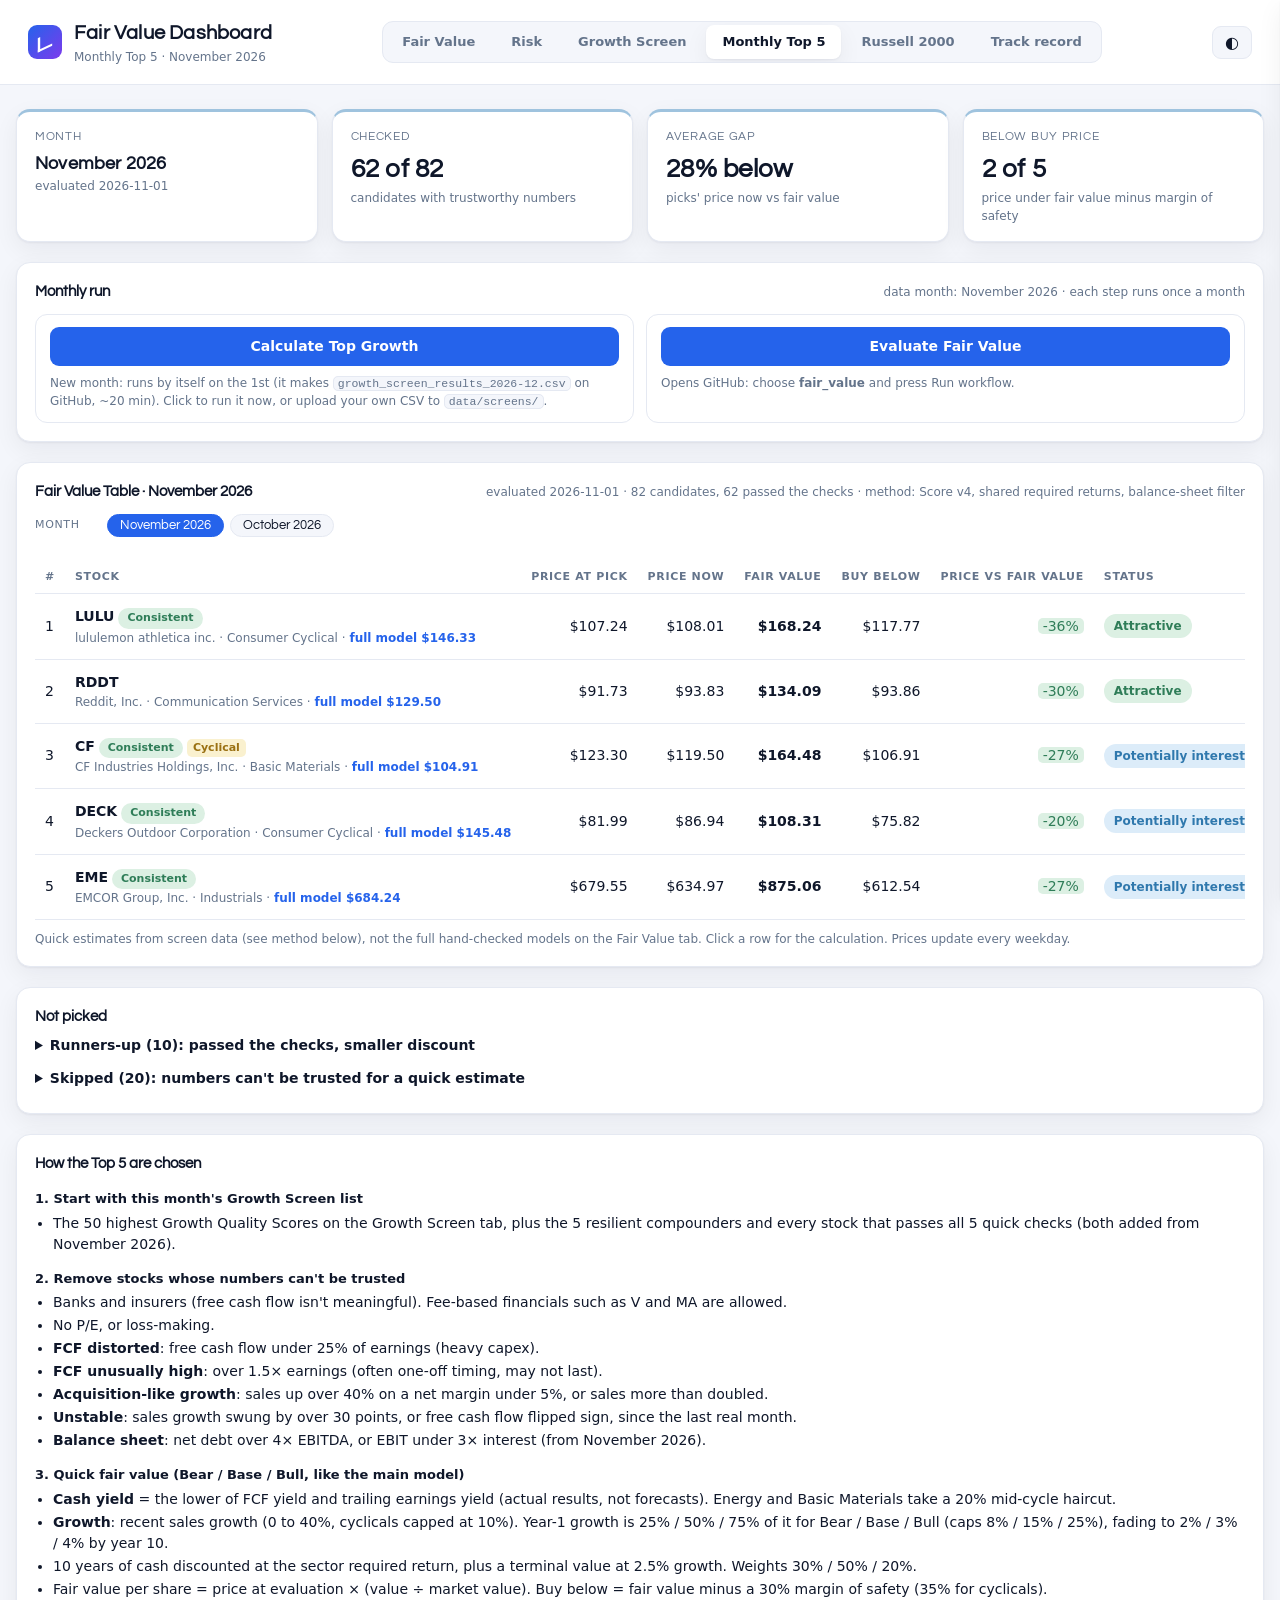
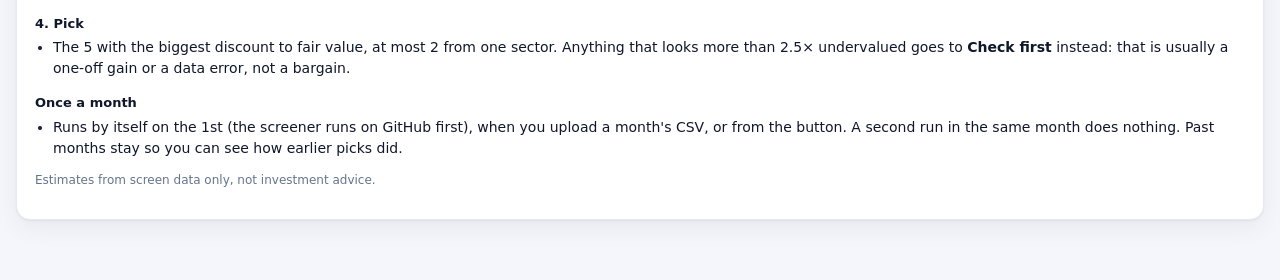
<file: top5.html>
<!doctype html>
<html lang="en">
<head>
<meta charset="utf-8">
<meta name="viewport" content="width=device-width,initial-scale=1">
<title>Monthly Top 5 | Fair Value Dashboard</title>
<link rel="preconnect" href="https://fonts.googleapis.com"><link rel="preconnect" href="https://fonts.gstatic.com" crossorigin><link rel="stylesheet" href="https://fonts.googleapis.com/css2?family=Questrial&display=swap">
<link rel="stylesheet" href="assets/style.css?v=20261106e">
<link rel="icon" href="data:image/svg+xml,<svg xmlns='http://www.w3.org/2000/svg' viewBox='0 0 32 32'><rect width='32' height='32' rx='7' fill='%232563eb'/><path d='M6 22l6-7 5 4 9-11' stroke='white' stroke-width='3' fill='none' stroke-linecap='round' stroke-linejoin='round'/></svg>">
</head>
<body>
<header class="top">
  <div class="brand"><span class="logo"></span><div><h1>Fair Value Dashboard</h1><p id="sub">Monthly Top 5</p></div></div>
  <nav class="tabs"><a href="index.html">Fair Value</a><a href="risk.html">Risk</a><a href="screener.html">Growth Screen</a><a href="top5.html" class="on">Monthly Top 5</a><a href="russell.html">Russell 2000</a><a href="track.html">Track record</a></nav>
  <div class="actions"><button id="theme" title="Toggle theme" aria-label="Toggle theme">◐</button></div>
</header>
<main>
  <section class="kpis" id="kpis"></section>
  <section class="card" id="runpanel"></section>
  <section class="card">
    <div class="card-head"><h2 id="ttl">Fair Value Table</h2><span class="muted" id="stamp"></span></div>
    <div class="chips" id="mchips"></div>
    <div class="scroll topscroll" id="tscroll"><div id="tspacer"></div></div>
    <div class="scroll" id="bscroll"><table id="tbl"><thead><tr>
      <th>#</th><th>Stock</th><th class="r">Price at pick</th><th class="r">Price now</th><th class="r">Fair value</th><th class="r">Buy below</th>
      <th class="r">Price vs fair value</th><th>Status</th><th class="r">Since picked</th><th class="r">Bear / Base / Bull</th><th class="r">Cash yield used</th><th class="r">Growth used</th>
    </tr></thead><tbody></tbody></table></div>
    <p class="foot">Quick estimates from screen data (see method below), not the full hand-checked models on the Fair Value tab. Click a row for the calculation. Prices update every weekday.</p>
  </section>
  <section class="card" id="others"></section>
  <section class="card method">
    <h2>How the Top 5 are chosen</h2>
    <h3>1. Start with this month's Growth Screen list</h3><ul><li>The 50 highest Growth Quality Scores on the Growth Screen tab, plus the 5 resilient compounders and every stock that passes all 5 quick checks (both added from November 2026).</li></ul>
    <h3>2. Remove stocks whose numbers can't be trusted</h3>
    <ul><li>Banks and insurers (free cash flow isn't meaningful). Fee-based financials such as V and MA are allowed.</li><li>No P/E, or loss-making.</li>
    <li><b>FCF distorted</b>: free cash flow under 25% of earnings (heavy capex).</li><li><b>FCF unusually high</b>: over 1.5× earnings (often one-off timing, may not last).</li>
    <li><b>Acquisition-like growth</b>: sales up over 40% on a net margin under 5%, or sales more than doubled.</li>
    <li><b>Unstable</b>: sales growth swung by over 30 points, or free cash flow flipped sign, since the last real month.</li>
    <li><b>Balance sheet</b>: net debt over 4× EBITDA, or EBIT under 3× interest (from November 2026).</li></ul>
    <h3>3. Quick fair value (Bear / Base / Bull, like the main model)</h3>
    <ul><li><b>Cash yield</b> = the lower of FCF yield and trailing earnings yield (actual results, not forecasts). Energy and Basic Materials take a 20% mid-cycle haircut.</li>
    <li><b>Growth</b>: recent sales growth (0 to 40%, cyclicals capped at 10%). Year-1 growth is 25% / 50% / 75% of it for Bear / Base / Bull (caps 8% / 15% / 25%), fading to 2% / 3% / 4% by year 10.</li>
    <li>10 years of cash discounted at the sector required return, plus a terminal value at 2.5% growth. Weights 30% / 50% / 20%.</li>
    <li>Fair value per share = price at evaluation × (value ÷ market value). Buy below = fair value minus a 30% margin of safety (35% for cyclicals).</li></ul>
    <h3>4. Pick</h3><ul><li>The 5 with the biggest discount to fair value, at most 2 from one sector. Anything that looks more than 2.5× undervalued goes to <b>Check first</b> instead: that is usually a one-off gain or a data error, not a bargain.</li></ul>
    <h3>Once a month</h3><ul><li>Runs by itself on the 1st (the screener runs on GitHub first), when you upload a month's CSV, or from the button. A second run in the same month does nothing. Past months stay so you can see how earlier picks did.</li></ul>
    <p class="muted">Estimates from screen data only, not investment advice.</p>
  </section>
</main>
<aside id="drawer" class="drawer" aria-hidden="true"><div class="dr-in" id="dr"></div></aside>
<div id="scrim" class="scrim"></div>
<script src="assets/runs.js?v=20261106e"></script>
<script src="assets/top5.js?v=20261106e"></script>
</body>
</html>
</file>
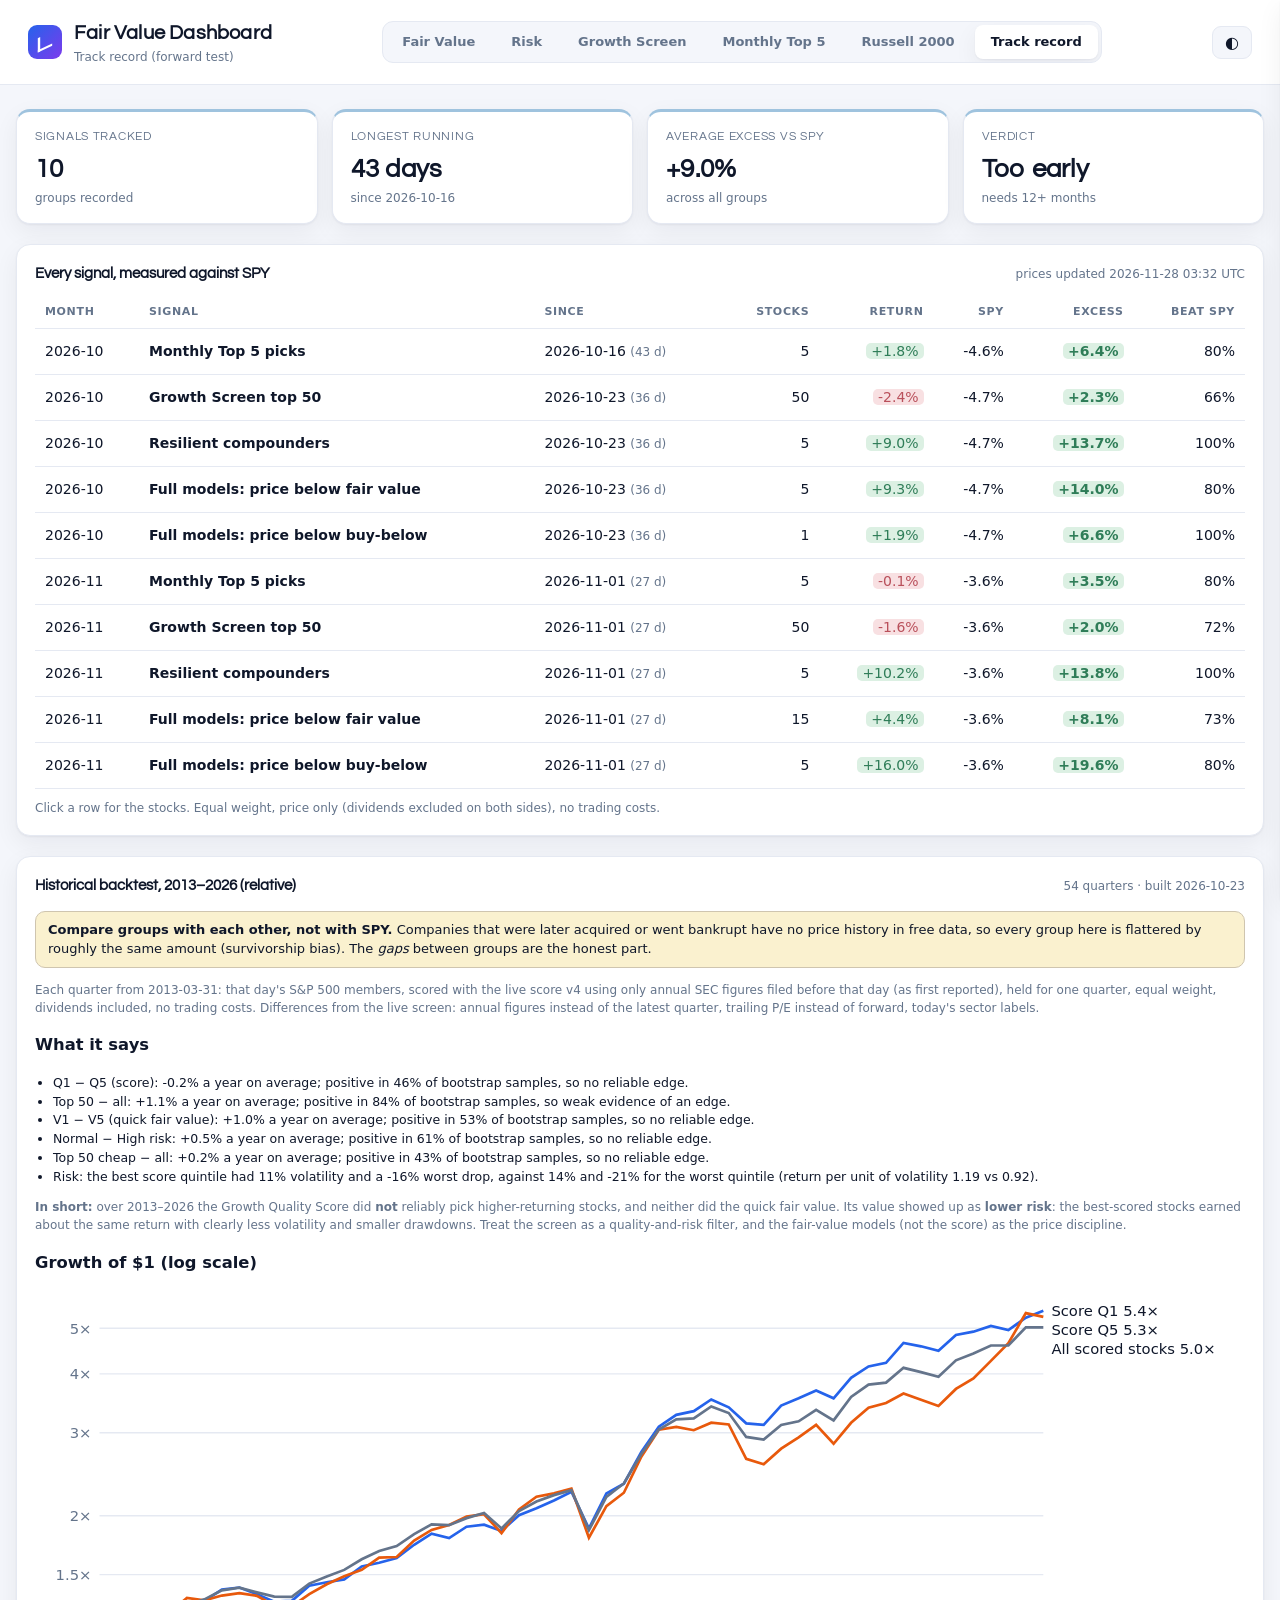
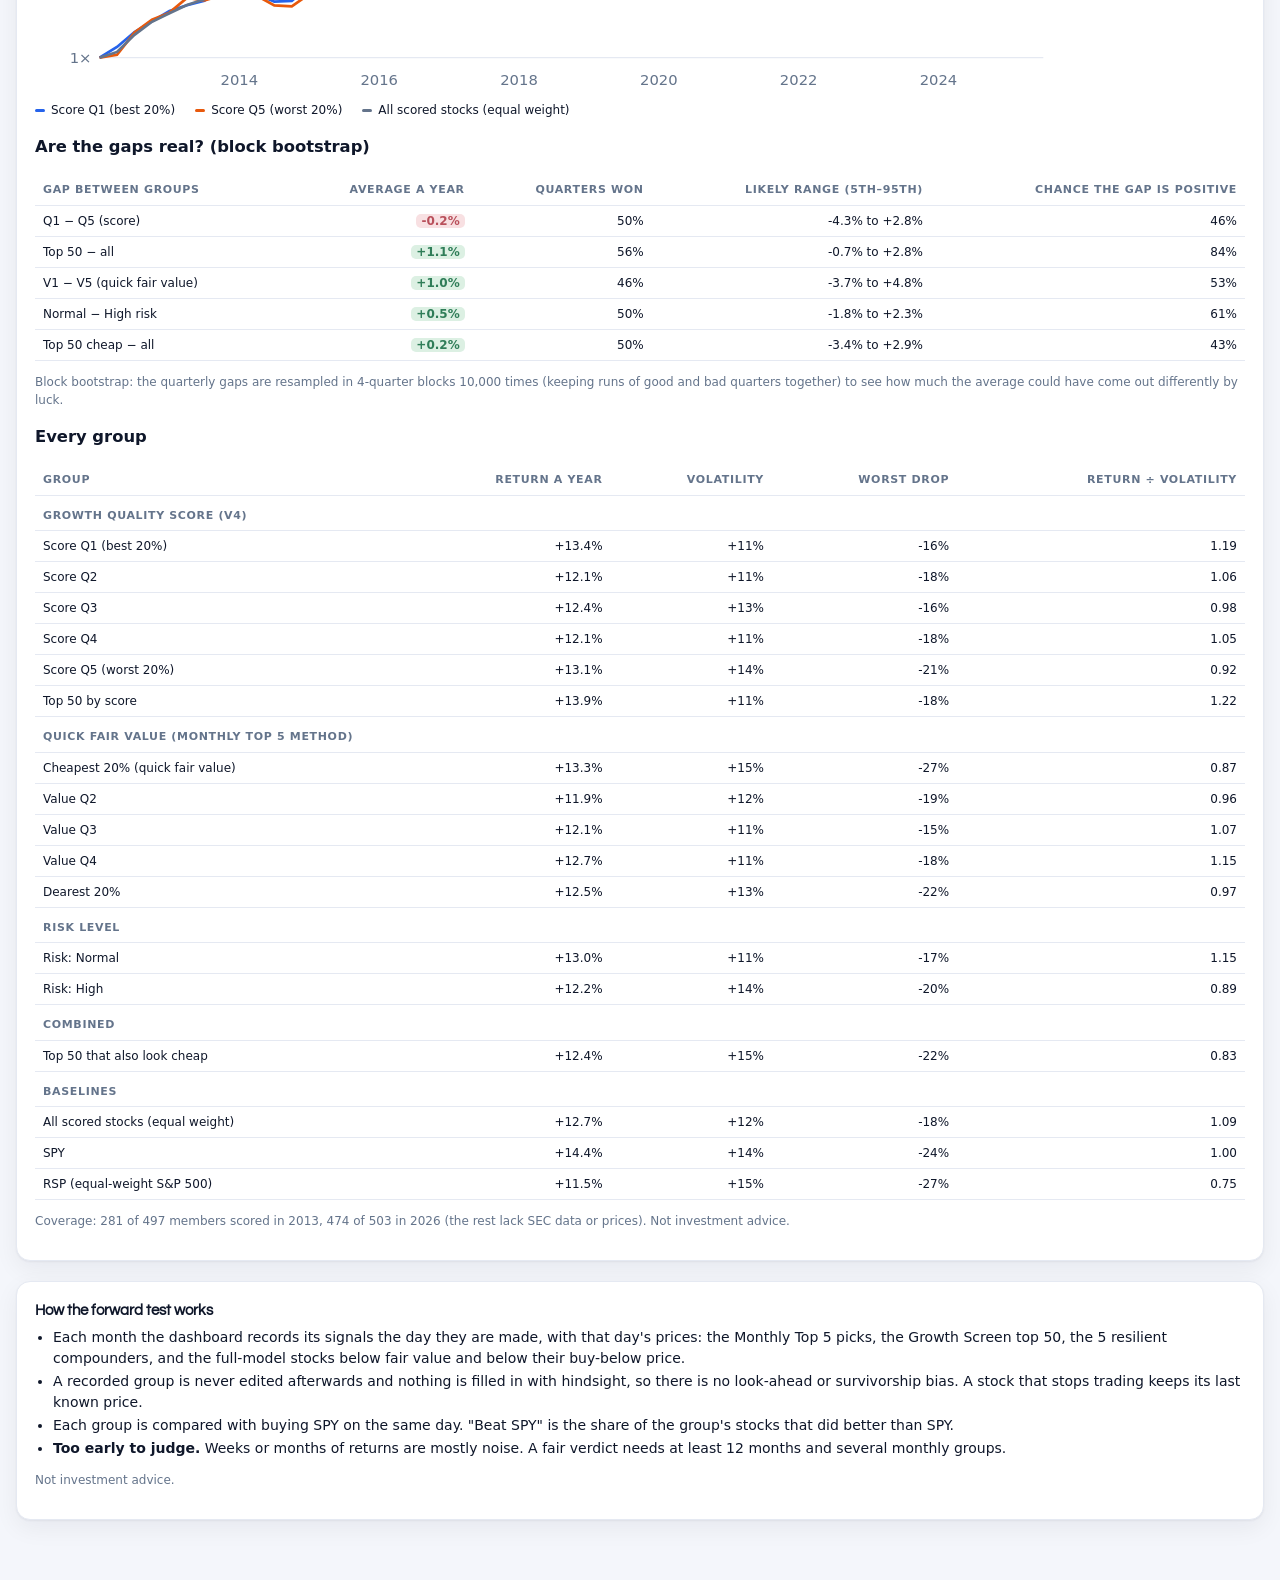
<file: track.html>
<!doctype html>
<html lang="en">
<head>
<meta charset="utf-8">
<meta name="viewport" content="width=device-width,initial-scale=1">
<title>Track record | Fair Value Dashboard</title>
<link rel="preconnect" href="https://fonts.googleapis.com"><link rel="preconnect" href="https://fonts.gstatic.com" crossorigin><link rel="stylesheet" href="https://fonts.googleapis.com/css2?family=Questrial&display=swap">
<link rel="stylesheet" href="assets/style.css?v=20261106e">
<link rel="icon" href="data:image/svg+xml,<svg xmlns='http://www.w3.org/2000/svg' viewBox='0 0 32 32'><rect width='32' height='32' rx='7' fill='%232563eb'/><path d='M6 22l6-7 5 4 9-11' stroke='white' stroke-width='3' fill='none' stroke-linecap='round' stroke-linejoin='round'/></svg>">
</head>
<body>
<header class="top">
  <div class="brand"><span class="logo"></span><div><h1>Fair Value Dashboard</h1><p id="sub">Track record (forward test)</p></div></div>
  <nav class="tabs"><a href="index.html">Fair Value</a><a href="risk.html">Risk</a><a href="screener.html">Growth Screen</a><a href="top5.html">Monthly Top 5</a><a href="russell.html">Russell 2000</a><a href="track.html" class="on">Track record</a></nav>
  <div class="actions"><button id="theme" title="Toggle theme" aria-label="Toggle theme">◐</button></div>
</header>
<main>
  <section class="kpis" id="kpis"></section>
  <section class="card">
    <div class="card-head"><h2>Every signal, measured against SPY</h2><span class="muted" id="stamp"></span></div>
    <div class="scroll"><table id="tbl"><thead><tr><th>Month</th><th>Signal</th><th>Since</th><th class="r">Stocks</th><th class="r">Return</th><th class="r">SPY</th><th class="r">Excess</th><th class="r">Beat SPY</th></tr></thead><tbody></tbody></table></div>
    <p class="foot">Click a row for the stocks. Equal weight, price only (dividends excluded on both sides), no trading costs.</p>
  </section>
  <section class="card" id="bt"></section>
  <section class="card method">
    <h2>How the forward test works</h2>
    <ul><li>Each month the dashboard records its signals the day they are made, with that day's prices: the Monthly Top 5 picks, the Growth Screen top 50, the 5 resilient compounders, and the full-model stocks below fair value and below their buy-below price.</li>
    <li>A recorded group is never edited afterwards and nothing is filled in with hindsight, so there is no look-ahead or survivorship bias. A stock that stops trading keeps its last known price.</li>
    <li>Each group is compared with buying SPY on the same day. "Beat SPY" is the share of the group's stocks that did better than SPY.</li>
    <li><b>Too early to judge.</b> Weeks or months of returns are mostly noise. A fair verdict needs at least 12 months and several monthly groups.</li></ul>
    <p class="muted">Not investment advice.</p>
  </section>
</main>
<aside id="drawer" class="drawer" aria-hidden="true"><div class="dr-in" id="dr"></div></aside>
<div id="scrim" class="scrim"></div>
<script src="assets/track.js?v=20261106e"></script>
</body>
</html>
</file>
<file: assets/style.css>
:root{--bg:#f4f6fb;--card:#fff;--tx:#0f172a;--mut:#64748b;--line:#e5e9f2;--acc:#2563eb;--good:#059669;--ok:#0891b2;--warn:#d97706;--bad:#dc2626;--shadow:0 1px 2px rgba(15,23,42,.05),0 8px 24px rgba(15,23,42,.06)}
:root[data-theme=dark]{--bg:#0b1020;--card:#121a2f;--tx:#e6ebf5;--mut:#8a97b3;--line:#1f2a45;--acc:#60a5fa;--good:#34d399;--ok:#22d3ee;--warn:#fbbf24;--bad:#f87171;--shadow:0 1px 2px rgba(0,0,0,.3),0 8px 24px rgba(0,0,0,.25)}
@media(prefers-color-scheme:dark){:root:not([data-theme=light]){--bg:#0b1020;--card:#121a2f;--tx:#e6ebf5;--mut:#8a97b3;--line:#1f2a45;--acc:#60a5fa;--good:#34d399;--ok:#22d3ee;--warn:#fbbf24;--bad:#f87171;--shadow:0 1px 2px rgba(0,0,0,.3),0 8px 24px rgba(0,0,0,.25)}}
*{box-sizing:border-box}body{margin:0;background:var(--bg);color:var(--tx);font:14px/1.5 Inter,system-ui,-apple-system,Segoe UI,Roboto,sans-serif}
.top{display:flex;justify-content:space-between;align-items:center;gap:16px;padding:18px 28px;border-bottom:1px solid var(--line);background:var(--card);position:sticky;top:0;z-index:5;flex-wrap:wrap}
.brand{display:flex;gap:12px;align-items:center}.logo{width:34px;height:34px;border-radius:9px;background:linear-gradient(135deg,#2563eb,#7c3aed);display:inline-block;position:relative}
.logo:after{content:"";position:absolute;inset:8px;border-left:3px solid #fff;border-bottom:3px solid #fff;transform:skewY(-25deg) scale(.8)}
h1{font-size:18px;margin:0}h2{font-size:15px;margin:0}.brand p{margin:0;color:var(--mut);font-size:12px}
.actions{display:flex;gap:10px}input{background:var(--bg);border:1px solid var(--line);color:var(--tx);padding:8px 12px;border-radius:9px;min-width:200px;font:inherit}
button{background:var(--bg);border:1px solid var(--line);color:var(--tx);border-radius:9px;padding:6px 12px;cursor:pointer;font-size:16px}
main{max-width:1280px;margin:0 auto;padding:24px 16px 60px;display:grid;gap:20px}
.kpis{display:grid;grid-template-columns:repeat(auto-fit,minmax(200px,1fr));gap:14px}
.kpi{background:var(--card);border:1px solid var(--line);border-radius:14px;padding:16px 18px;box-shadow:var(--shadow)}
.kpi .l{color:var(--mut);font-size:12px;text-transform:uppercase;letter-spacing:.06em}.kpi .v{font-size:26px;font-weight:700;margin-top:4px}.kpi .s{color:var(--mut);font-size:12px}
.card{background:var(--card);border:1px solid var(--line);border-radius:14px;box-shadow:var(--shadow);padding:18px}
.card-head{display:flex;justify-content:space-between;align-items:center;margin-bottom:10px;flex-wrap:wrap;gap:6px}.muted{color:var(--mut);font-size:12px}
.scroll{overflow-x:auto}table{width:100%;border-collapse:collapse;min-width:900px}
th{font-size:11px;text-transform:uppercase;letter-spacing:.06em;color:var(--mut);text-align:left;padding:8px 10px;border-bottom:1px solid var(--line);white-space:nowrap}
th[data-k]{cursor:pointer}th[data-k]:hover{color:var(--acc)}td{padding:12px 10px;border-bottom:1px solid var(--line);white-space:nowrap}
tbody tr{cursor:pointer}tbody tr:hover{background:color-mix(in srgb,var(--acc) 6%,transparent)}.r{text-align:right}
.tk{font-weight:700}.nm{color:var(--mut);font-size:12px}.num{font-variant-numeric:tabular-nums}
.pos{color:var(--bad)}.neg{color:var(--good)}
.badge{display:inline-block;padding:3px 10px;border-radius:999px;font-size:12px;font-weight:600}
.b-attr{background:color-mix(in srgb,var(--good) 16%,transparent);color:var(--good)}.b-int{background:color-mix(in srgb,var(--ok) 16%,transparent);color:var(--ok)}
.b-lit{background:color-mix(in srgb,var(--warn) 18%,transparent);color:var(--warn)}.b-abv{background:color-mix(in srgb,var(--bad) 16%,transparent);color:var(--bad)}
.rng{width:170px;height:30px}.foot{color:var(--mut);font-size:12px;margin:10px 0 0}
.bands{display:grid;grid-template-columns:repeat(auto-fit,minmax(220px,1fr));gap:10px;margin:12px 0}.bands div{border:1px solid var(--line);border-radius:10px;padding:10px 12px}
.scrim{position:fixed;inset:0;background:rgba(0,0,0,.4);opacity:0;pointer-events:none;transition:.2s;z-index:8}.scrim.on{opacity:1;pointer-events:auto}
.drawer{position:fixed;top:0;right:0;height:100%;width:min(704px,100%);background:var(--card);border-left:1px solid var(--line);transform:translateX(100%);transition:.25s;z-index:9;overflow:auto;box-shadow:var(--shadow)}
.drawer.on{transform:none}.dr-in{padding:24px}.dr-in h3{margin:18px 0 8px;font-size:13px;text-transform:uppercase;letter-spacing:.06em;color:var(--mut)}
.x{float:right}.grid2{display:grid;grid-template-columns:1fr 1fr;gap:10px}.mini{border:1px solid var(--line);border-radius:10px;padding:10px 12px}.mini b{display:block;font-size:18px}
table.s{min-width:0;font-size:12px}table.s td,table.s th{padding:6px 8px;text-align:right}table.s td.hl{background:color-mix(in srgb,var(--warn) 22%,transparent);font-weight:700}
.err{padding:30px;text-align:center;color:var(--mut)}
@media(max-width:640px){.top{padding:12px 16px}input{min-width:0;width:100%}}

/* ---- navigation, chips, screener ---- */
.tabs{display:flex;gap:4px;background:var(--bg);border:1px solid var(--line);border-radius:11px;padding:3px}
.tabs a{padding:7px 16px;border-radius:8px;color:var(--mut);text-decoration:none;font-weight:600;font-size:13px}
.tabs a.on{background:var(--card);color:var(--tx);box-shadow:var(--shadow)}
.chips{display:flex;flex-wrap:wrap;gap:6px;align-items:center;margin:6px 0}
.chips .lbl{color:var(--mut);font-size:11px;text-transform:uppercase;letter-spacing:.06em;margin-right:4px;min-width:62px}
.chip{border:1px solid var(--line);background:var(--bg);color:var(--tx);border-radius:999px;padding:4px 12px;font-size:12.5px;cursor:pointer}
.chip:hover{border-color:var(--acc)}.chip.on{background:var(--acc);border-color:var(--acc);color:#fff}
.sbar{display:inline-block;width:70px;height:7px;background:var(--line);border-radius:4px;vertical-align:middle;margin-right:8px;overflow:hidden}
.sbar i{display:block;height:100%;background:var(--acc);border-radius:4px}
.up{color:var(--good)}.down{color:var(--bad)}.flat{color:var(--mut)}
.pill{display:inline-block;padding:1px 8px;border-radius:999px;font-size:11px;font-weight:600;margin-left:4px;border:1px solid var(--line);color:var(--mut)}
.pill.ok{color:var(--good);border-color:color-mix(in srgb,var(--good) 40%,transparent)}.pill.warn{color:var(--warn);border-color:color-mix(in srgb,var(--warn) 40%,transparent)}
.pill.bad{color:var(--bad);border-color:color-mix(in srgb,var(--bad) 40%,transparent)}
a.fvlink{color:var(--acc);text-decoration:none;font-weight:600}a.fvlink:hover{text-decoration:underline}
.method h3{font-size:13px;margin:14px 0 4px}.method ul{margin:4px 0 0 18px;padding:0;color:var(--tx)}.method li{margin:2px 0}
.toggle{background:var(--bg);border:1px solid var(--line);color:var(--tx);border-radius:9px;padding:6px 12px;cursor:pointer;font-size:13px}
main>*{min-width:0}.card{min-width:0}

.topscroll{overflow-x:auto;overflow-y:hidden;height:16px;margin-bottom:2px}#tspacer{height:1px}

/* ---- monthly run panel + top 5 ---- */
.runrow{display:grid;grid-template-columns:repeat(auto-fit,minmax(260px,1fr));gap:12px}
.runbox{border:1px solid var(--line);border-radius:12px;padding:12px 14px;display:flex;flex-direction:column;gap:8px}
.runbox.done{background:color-mix(in srgb,var(--good) 6%,transparent)}
.runbtn{display:inline-block;text-align:center;background:var(--acc);color:#fff;border:0;border-radius:9px;padding:9px 14px;font-weight:600;font-size:14px;text-decoration:none;cursor:pointer}
.runbtn:hover{filter:brightness(1.08)}.runbtn[disabled]{background:var(--line);color:var(--mut);cursor:not-allowed;filter:none}
.runbox.done .runbtn[disabled]{background:color-mix(in srgb,var(--good) 20%,transparent);color:var(--good)}
code{font-size:11.5px;background:var(--bg);border:1px solid var(--line);border-radius:5px;padding:0 4px}
.hist{display:flex;gap:6px;flex-wrap:wrap}.hist div{border:1px solid var(--line);border-radius:8px;padding:6px 10px;font-size:12px;text-align:center}
.hist div.est{border-style:dashed}.hist b{display:block;font-size:15px}
details.list summary{cursor:pointer;font-weight:600;margin:6px 0}details.list li{margin:3px 0}

.cmps{display:grid;gap:4px}.cmp{display:grid;grid-template-columns:1fr 90px 34px;align-items:center;gap:8px;font-size:12.5px}.cmp .sbar{width:90px;margin:0}.cmp b{text-align:right}

ul.rk{margin:6px 0 0 18px;padding:0;font-size:12.5px}.warnc{color:var(--warn)}

.pill.res{color:var(--acc);border-color:color-mix(in srgb,var(--acc) 40%,transparent)}.resbox{border:1px solid color-mix(in srgb,var(--acc) 35%,transparent);background:color-mix(in srgb,var(--acc) 6%,transparent);border-radius:10px;padding:8px 12px;font-size:12.5px}

.chk{font-size:13px;margin-right:1px;cursor:help}.nowrap{white-space:nowrap}
.qa{display:grid;gap:6px}.qa-row{display:grid;grid-template-columns:22px 1fr;gap:6px;border:1px solid var(--line);border-radius:10px;padding:8px 10px;font-size:13px}
.qa-i{font-size:15px}.qa-w{font-size:11px;font-weight:700;text-transform:uppercase;letter-spacing:.05em;margin-left:4px}
.qa-yes .qa-w{color:var(--good)}.qa-partly .qa-w{color:var(--warn)}.qa-no .qa-w{color:var(--bad)}.qa-na .qa-w{color:var(--mut)}
.qa{margin-bottom:12px}

.fct table.s td,.fct table.s th{padding:5px 6px}
.fct td[colspan]{white-space:normal}

.mcsvg{width:100%;height:auto;display:block;margin:6px 0}.mcb{fill:var(--acc);opacity:.85}.mcb:hover{opacity:1}
.mcax{stroke:var(--line);stroke-width:1}.mcfv{stroke:var(--tx);stroke-width:1.5;stroke-dasharray:3 3}.mcpx{stroke:var(--warn);stroke-width:2}
.mct{font-size:11px;fill:var(--mut)}.mcl{fill:var(--tx);font-size:12px}.mctb{fill:var(--acc);opacity:.8}.mctb:hover{opacity:1}

:root{--c1:#2563eb;--c2:#e8590c}:root[data-theme=dark]{--c1:#3b82f6;--c2:#d9590f}
@media(prefers-color-scheme:dark){:root:not([data-theme=light]){--c1:#3b82f6;--c2:#d9590f}}
.bgr{stroke:var(--line);stroke-width:1}.bxh{stroke:var(--mut);stroke-width:1;stroke-dasharray:2 3}
.btwrap{position:relative}.bttip{position:absolute;top:8px;background:var(--card);border:1px solid var(--line);border-radius:8px;padding:6px 9px;font-size:12px;box-shadow:var(--shadow);pointer-events:none;min-width:170px}
.bttip i,.lg i{display:inline-block;width:10px;height:3px;border-radius:2px;margin-right:6px;vertical-align:middle}.lg{font-size:12px;color:var(--tx);margin-right:14px}
.warnbox{border:1px solid color-mix(in srgb,var(--warn) 40%,transparent);background:color-mix(in srgb,var(--warn) 8%,transparent);border-radius:10px;padding:8px 12px;font-size:13px}

/* Monte Carlo: regimes, legend, what-if weights */
:root{--bear:#dc2626;--base:#2563eb;--bull:#059669}
:root[data-theme=dark]{--bear:#f87171;--base:#60a5fa;--bull:#34d399}
@media(prefers-color-scheme:dark){:root:not([data-theme=light]){--bear:#f87171;--base:#60a5fa;--bull:#34d399}}
.mc-bear{fill:var(--bear);background:var(--bear)}.mc-base{fill:var(--base);background:var(--base)}.mc-bull{fill:var(--bull);background:var(--bull)}
.mcg rect{opacity:.82}.mcg:hover rect{opacity:1}
.sw{display:inline-block;width:10px;height:10px;border-radius:2px;margin-right:6px;vertical-align:-1px}
.mcleg{display:flex;flex-wrap:wrap;gap:6px 14px;font-size:12px;color:var(--mut);margin:-2px 0 6px}
.mcleg .ln{display:inline-block;width:14px;height:0;margin-right:6px;vertical-align:3px}.mcleg .ln.fv{border-top:2px dashed var(--tx)}.mcleg .ln.px{border-top:2px solid var(--warn)}
.grid3{display:grid;grid-template-columns:repeat(3,1fr);gap:10px;margin:8px 0}.grid3 .mini b{font-size:17px}.grid3 .mini span{font-size:12px}
@media(max-width:560px){.grid3{grid-template-columns:1fr 1fr}}
.wts{display:flex;flex-wrap:wrap;align-items:center;gap:6px 11px;margin:10px 0 2px;padding:6px 10px;border:1px solid var(--line);border-radius:999px;font-size:12px;color:var(--mut)}
.wts .wl{font-weight:600;letter-spacing:.04em;text-transform:uppercase;font-size:10.5px}
.wk{display:inline-flex;align-items:center;gap:6px;white-space:nowrap}.wk b{color:var(--tx);font-variant-numeric:tabular-nums;min-width:28px}
.wk .sw{margin-right:0;width:8px;height:8px;border-radius:50%}
.wts input[type=range]{-webkit-appearance:none;appearance:none;width:72px!important;min-width:0!important;flex:0 0 72px;padding:0;border:0;height:4px;border-radius:2px;background:var(--line);margin:0;cursor:pointer}
.wts input[type=range]::-webkit-slider-thumb{-webkit-appearance:none;width:13px;height:13px;border-radius:50%;background:var(--card);border:2px solid currentColor;box-shadow:0 1px 2px rgba(0,0,0,.2)}
.wts input[type=range]::-moz-range-thumb{width:10px;height:10px;border-radius:50%;background:var(--card);border:2px solid currentColor}
.wk-bear input{color:var(--bear)}.wk-bull input{color:var(--bull)}
.wreset{margin-left:auto;border:0;background:none;color:var(--acc);font:inherit;font-size:15px;line-height:1;cursor:pointer;padding:3px 6px;border-radius:50%}.wreset:hover{background:color-mix(in srgb,var(--acc) 10%,transparent)}
.wreset[disabled]{color:var(--mut);opacity:.5;cursor:default;background:none}
@media(max-width:560px){.wts{border-radius:12px}.wts input[type=range]{width:64px}}

/* Snapshot (top of drawer) */
.flags{display:flex;flex-wrap:wrap;gap:6px;margin:6px 0 4px}
.flag{border:1px solid color-mix(in srgb,var(--warn) 45%,var(--line));background:color-mix(in srgb,var(--warn) 9%,transparent);border-radius:8px;font-size:12px;max-width:100%}
.flag summary{cursor:pointer;padding:3px 9px;list-style:none;color:var(--tx)}.flag summary::-webkit-details-marker{display:none}.flag summary:before{content:"⚠ ";color:var(--warn)}
.flag[open]{flex-basis:100%}.flag div{padding:0 9px 6px;color:var(--mut)}
.snaphd{display:flex;align-items:baseline;gap:8px;flex-wrap:wrap;margin:16px 0 6px}.snaphd b{font-size:12px;letter-spacing:.06em;text-transform:uppercase;color:var(--mut)}.snaphd .muted{font-size:12px}
.cards{display:grid;grid-template-columns:repeat(3,1fr);gap:8px}
.qc{all:unset;box-sizing:border-box;display:flex;flex-direction:column;gap:3px;padding:9px 10px;border:1px solid var(--line);border-radius:10px;cursor:pointer;background:var(--card);min-width:0}
.qc:hover,.qc.on{border-color:var(--acc)}.qc.on{box-shadow:0 0 0 1px var(--acc) inset}.qc:focus-visible{outline:2px solid var(--acc);outline-offset:2px}
.qt{font-weight:600;font-size:13px}.qq{font-size:11px;color:var(--mut);line-height:1.3}.qh{font-size:12.5px;font-variant-numeric:tabular-nums}
.gr{display:inline-flex;align-items:center;gap:5px;font-size:12px;font-weight:600}.gr i{width:8px;height:8px;border-radius:50%;background:currentColor;display:inline-block}
.g-s{color:var(--good)}.g-o{color:var(--warn)}.g-w{color:var(--bad)}.g-n{color:var(--mut)}
.gd{display:inline-block;width:10px;height:10px;border-radius:50%;background:currentColor}
.spk{width:100%;max-width:150px;height:30px;margin-top:2px}.spkl{fill:none;stroke:var(--acc);stroke-width:1.6}.spkd{fill:var(--acc)}.spkref{stroke:var(--mut);stroke-dasharray:2 3;stroke-width:1}
.qdet{border:1px solid var(--acc);border-radius:10px;padding:8px 10px;margin-top:8px}.qdh{margin-bottom:4px;display:flex;gap:8px;flex-wrap:wrap;align-items:baseline}
.qtab tr.info td{color:var(--mut)}.mnote{font-size:11px;margin-top:2px}
.pbar{display:inline-block;position:relative;width:56px;height:4px;border-radius:2px;background:linear-gradient(90deg,color-mix(in srgb,var(--bad) 35%,var(--line)),var(--line),color-mix(in srgb,var(--good) 35%,var(--line)));vertical-align:middle}
.pbar i{position:absolute;top:-3px;width:4px;height:10px;margin-left:-2px;border-radius:2px;background:var(--tx)}.pct{font-size:11px;color:var(--mut);margin-left:5px}
.vstrip{margin:8px 4px 2px;position:relative}.vbar{position:relative;height:16px}
.vbar:before{content:"";position:absolute;left:0;right:0;top:6px;height:4px;border-radius:2px;background:var(--line)}
.vband{position:absolute;top:4px;height:8px;border-radius:4px;background:color-mix(in srgb,var(--acc) 30%,transparent)}
.vfv{position:absolute;top:0;width:3px;height:16px;margin-left:-1.5px;border-radius:2px;background:var(--acc)}
.vbb{position:absolute;top:1px;width:0;height:14px;border-left:2px dashed var(--good);margin-left:-1px}
.vpx{position:absolute;top:1px;width:14px;height:14px;margin-left:-7px;border-radius:50%;border:2px solid var(--card);box-shadow:0 0 0 1px var(--line)}.vpx.bad{background:var(--bad)}.vpx.good{background:var(--good)}
.vlab{position:relative;height:18px;font-size:11px;color:var(--mut)}.vlab span{position:absolute;transform:translateX(-50%);white-space:nowrap}
.vlab span:first-child{transform:none}.vlab span:last-child{transform:translateX(-100%)}
.vline{margin:6px 0}
.vstats{display:grid;grid-template-columns:repeat(4,1fr);gap:8px;margin:6px 0}.vstats div{border:1px solid var(--line);border-radius:10px;padding:7px 9px}
.vstats span{display:block;font-size:11px;color:var(--mut)}.vstats b{font-size:16px;font-variant-numeric:tabular-nums}
.vr{display:inline-block;position:relative;width:90px;height:8px;vertical-align:middle}.vr:before{content:"";position:absolute;left:0;right:0;top:3px;height:2px;background:var(--line)}
.vrb{position:absolute;top:1px;height:6px;border-radius:3px;background:color-mix(in srgb,var(--mut) 35%,transparent)}
.vr i{position:absolute;top:-2px;width:10px;height:10px;margin-left:-5px;border-radius:50%;background:var(--tx);border:2px solid var(--card)}.vr i.up{background:var(--good)}.vr i.down{background:var(--bad)}
.watch{margin:4px 0 0;padding-left:18px}.watch li{margin:4px 0}
.fhpx{fill:none;stroke:var(--acc);stroke-width:1.8}.fhfv{stroke:var(--tx);stroke-width:2;stroke-dasharray:5 3}.fhpt{fill:var(--tx)}.fhnow{fill:var(--warn);stroke:var(--card);stroke-width:2}
.fhband{fill:color-mix(in srgb,var(--acc) 14%,transparent)}.fhguide{stroke:var(--mut);stroke-dasharray:2 4;stroke-width:1}.fhtx{fill:var(--tx)}
@media(max-width:560px){.cards{grid-template-columns:1fr 1fr}.vstats{grid-template-columns:1fr 1fr}.vtab th:nth-child(4),.vtab td:nth-child(4){display:none}}
.qtab .pbar{width:44px}@media(max-width:560px){.qtab td:first-child{min-width:130px}}
@media(max-width:560px){.vtab .muted{display:block;white-space:normal}}
.qtab td:first-child{min-width:170px}.qtab td:nth-child(2){white-space:nowrap}
.chip .cnt{font-size:11px;opacity:.65;margin-left:2px}
.pill.chk{color:var(--good);border-color:color-mix(in srgb,var(--good) 40%,transparent)}
.pill.sp{color:var(--warn,#b45309);border-color:color-mix(in srgb,var(--warn,#b45309) 40%,transparent)}
.kspk{width:90px;height:22px;display:block}.ktab td{vertical-align:middle}.ktab td:first-child{min-width:170px}.src{text-decoration:none;color:var(--acc);font-size:11px}
@media(max-width:560px){.ktab th:nth-child(4),.ktab td:nth-child(4){display:none}}
/* Price drops: four-step check window */
.dropbtn{margin-left:auto;margin-right:12px;border:1px solid var(--line);background:var(--card);color:var(--tx);border-radius:999px;padding:5px 12px;font-family:inherit;font-weight:600;font-size:12.5px;cursor:pointer;white-space:nowrap}
.dropbtn.al{border-color:color-mix(in srgb,var(--warn) 55%,var(--line));color:var(--warn)}
.dropbtn.em{border-color:var(--bad);color:var(--bad);animation:dpulse 2s ease-in-out infinite}
.dropbtn .muted{font-weight:500}
@keyframes dpulse{50%{box-shadow:0 0 0 4px color-mix(in srgb,var(--bad) 18%,transparent)}}
.dwin{position:fixed;inset:0;display:none;align-items:flex-start;justify-content:center;z-index:11;padding:4vh 16px;pointer-events:none}
.dwin.on{display:flex}
.dwin-in{pointer-events:auto;background:var(--card);border:1px solid var(--line);border-radius:16px;box-shadow:var(--shadow);width:min(780px,100%);max-height:92vh;overflow:auto;padding:20px 22px}
.dwh{display:flex;gap:12px;align-items:flex-start}.dwh h2{margin:0 0 4px;font-size:19px}.dwh p{margin:0;font-size:12.5px}.dwh .x{margin-left:auto;position:static}
.dtabs{display:flex;gap:6px;margin:14px 0 10px;border-bottom:1px solid var(--line)}
.dtabs button{background:none;border:0;border-bottom:2px solid transparent;color:var(--mut);padding:7px 10px;font-family:inherit;font-weight:600;font-size:13px;cursor:pointer}
.dtabs button.on{color:var(--tx);border-bottom-color:var(--acc)}.dtabs .cnt{font-weight:500;opacity:.7}
.dcard{border:1px solid var(--line);border-radius:12px;padding:14px 14px 6px;margin:10px 0}
.dcard.em{border-color:color-mix(in srgb,var(--bad) 50%,var(--line))}
.dtop{display:flex;gap:10px;align-items:flex-start;margin-bottom:6px}.dtop>div:first-child{flex:1;min-width:0}
.dtk{background:none;border:0;padding:0;font-family:inherit;font-weight:700;font-size:16px;color:var(--acc);cursor:pointer}
.emtag{font-size:11px;font-weight:700;color:var(--bad);border:1px solid var(--bad);border-radius:999px;padding:1px 7px;margin-left:4px}
.mchips{display:flex;flex-wrap:wrap;gap:6px;margin-top:6px}
.mchip{font-size:12px;border-radius:8px;padding:3px 8px;background:color-mix(in srgb,var(--line) 55%,transparent)}
.mchip.bad b{color:var(--bad)}
.dverdict{font-weight:700;font-size:13px;border-radius:10px;padding:6px 10px;text-align:center;white-space:nowrap}
.dverdict .mnote{display:block;font-weight:500;font-size:10.5px;opacity:.75}
.dverdict.d-g{background:color-mix(in srgb,var(--good) 14%,transparent);color:var(--good)}
.dverdict.d-a{background:color-mix(in srgb,var(--warn) 14%,transparent);color:var(--warn)}
.dverdict.d-r{background:color-mix(in srgb,var(--bad) 14%,transparent);color:var(--bad)}
.dstep{display:flex;gap:11px;padding:9px 0;border-top:1px dashed var(--line)}
.dnum{flex:none;width:22px;height:22px;border-radius:50%;display:grid;place-items:center;font-family:inherit;font-weight:700;font-size:12px;color:#fff;background:var(--mut);margin-top:1px}
.dnum.d-g{background:var(--good)}.dnum.d-a{background:var(--warn)}.dnum.d-r{background:var(--bad)}.dnum.d-x,.dnum.d-na{background:var(--mut)}
.dbody{flex:1;min-width:0;font-size:13px}.dq{font-weight:650;margin-bottom:2px}.da{line-height:1.5}
.dsum{margin-top:4px}
.dbody details{margin-top:5px}.dbody summary{cursor:pointer;color:var(--acc);font-size:12px}
.hrow{display:flex;gap:7px;align-items:baseline;line-height:1.55}
.ddot{flex:none;width:8px;height:8px;border-radius:50%;display:inline-block;background:var(--mut);transform:translateY(-1px)}
.ddot.d-g{background:var(--good)}.ddot.d-a{background:var(--warn)}.ddot.d-r{background:var(--bad)}
.dev,.dnews{margin:6px 0;padding-left:16px}.dev li,.dnews li{margin:3px 0}.dnews a{color:var(--tx)}
.dfoot{font-size:11.5px;margin-top:12px}
@media (max-width:600px){.dtop{flex-direction:column}.dverdict{align-self:flex-start}.dropbtn{margin:6px 0}.card-head{flex-wrap:wrap}}

.mybox{margin:8px 0}.mydet{border:1px solid var(--line);border-radius:10px;padding:8px 12px}.mydet summary{cursor:pointer;font-size:13px}.mydet summary .muted{margin-left:6px}

.rq td{white-space:normal;vertical-align:top;line-height:1.45}.rtx{font-size:10px;fill:var(--mut)}
.mdots{display:inline-flex;gap:3px;vertical-align:middle}.mdots i{width:9px;height:9px;border-radius:50%;background:var(--line);display:inline-block}.mdots i.on{background:var(--acc)}
.bdgap{fill:color-mix(in srgb,var(--acc) 12%,transparent);stroke:none}.bdaaa{fill:none;stroke:var(--c2);stroke-width:1.6}.bdt10{fill:none;stroke:var(--mut);stroke-width:1.3;stroke-dasharray:4 3}
.bdk{display:inline-block;width:14px;height:0;margin:0 5px 0 8px;vertical-align:3px;border-top:2px solid var(--acc)}.bdk-ey{margin-left:0}.bdk-aaa{border-top-color:var(--c2)}.bdk-t10{border-top:2px dashed var(--mut)}
.bdleg{display:inline-block;margin-left:-10px;line-height:1.9;color:var(--tx)}
.fcdet>summary{cursor:pointer;color:var(--acc);font-size:13px;margin:2px 0 8px}
/* Type (Nov 2026): Century Gothic for headings and headline numbers, larger reading text in the stock drawer */
:root{--display:"Century Gothic",CenturyGothic,"URW Gothic","URW Gothic L",AppleGothic,Questrial,system-ui,sans-serif}
h1,h2,.kpi .v,.kpi .l,.dr-in h3,.qt,.snaphd b,.chip{font-family:var(--display)}
h1{font-size:20px;letter-spacing:.01em}.kpi .v{font-size:28px;letter-spacing:.01em}
.dr-in{padding:26px 30px;font-size:15px;line-height:1.6}
.dr-in h2{font-family:var(--display);letter-spacing:.01em}
.dr-in h3{font-size:14px;margin:26px 0 10px;letter-spacing:.08em;color:var(--tx);opacity:.72}
.dr-in .muted{font-size:13px;line-height:1.55}
.dr-in table.s{font-size:13.5px}.dr-in table.s td,.dr-in table.s th{padding:7px 9px}
.dr-in table.s th{font-family:var(--display);letter-spacing:.03em}
.dr-in .qt{font-size:15px}
.dr-in .grid2:has(> .mini:nth-child(3):last-child){grid-template-columns:repeat(3,1fr)}
.dr-in .mini b{font-family:var(--display);font-size:20px}
/* ---- Soft highlight palette (Nov 2026) ----
   Four colours only, each with one meaning:
   sky blue = key fact / neutral highlight · sage mint = good · dusty coral = bad · butter cream = caution / borderline.
   The status inks (--good/--bad/--warn/--ok) are remapped to the same four hues so text, dots and chips all agree. */
:root{--good:#2f7d58;--bad:#b9505b;--warn:#9a7012;--ok:#2f78ad;
 --hl-blue:#dcecf9;--hl-mint:#dcf0e3;--hl-coral:#f8e0e2;--hl-cream:#faf1cf;
 --bear:#cc6670;--base:#4b8fc7;--bull:#4f9c78}
:root[data-theme=dark]{--good:#8fd6b2;--bad:#f0a7ad;--warn:#ecce84;--ok:#93c7ef;
 --hl-blue:rgba(125,183,235,.17);--hl-mint:rgba(126,211,168,.15);--hl-coral:rgba(240,150,160,.16);--hl-cream:rgba(236,206,132,.15);
 --bear:#e8939b;--base:#7fb4e6;--bull:#82cfa8}
@media(prefers-color-scheme:dark){:root:not([data-theme=light]){--good:#8fd6b2;--bad:#f0a7ad;--warn:#ecce84;--ok:#93c7ef;
 --hl-blue:rgba(125,183,235,.17);--hl-mint:rgba(126,211,168,.15);--hl-coral:rgba(240,150,160,.16);--hl-cream:rgba(236,206,132,.15);
 --bear:#e8939b;--base:#7fb4e6;--bull:#82cfa8}}
/* badges and pills become soft filled highlights */
.b-attr{background:var(--hl-mint);color:var(--good)}.b-int{background:var(--hl-blue);color:var(--ok)}
.b-lit{background:var(--hl-cream);color:var(--warn)}.b-abv{background:var(--hl-coral);color:var(--bad)}
.pill{background:color-mix(in srgb,var(--line) 45%,transparent);border-color:transparent}
.pill.ok,.pill.chk{background:var(--hl-mint);border-color:transparent;color:var(--good)}
.pill.warn{background:var(--hl-cream);border-color:transparent;color:var(--warn)}
.pill.bad{background:var(--hl-coral);border-color:transparent;color:var(--bad)}
.pill.res,.pill.sp{background:var(--hl-blue);border-color:transparent;color:var(--ok)}
/* good / bad numbers inside tables, notes and boxes: a soft chip behind the text */
td .up,td .down,td span.warn,td.pos b,td.neg b,p b.up,p b.down,p span.up,p span.down,.mini b.up,.mini b.down,.cmp b{border-radius:5px;padding:0 5px}
td .up,p .up,.mini b.up,td.neg b{background:var(--hl-mint);color:var(--good)}
td .down,p .down,.mini b.down,td.pos b{background:var(--hl-coral);color:var(--bad)}
td span.warn{background:var(--hl-cream);color:var(--warn)}
.mini b.up,.mini b.down{display:inline-block;padding:0 7px;margin-top:2px}
td.pos,td.neg{color:inherit}
/* grade labels (Strong / OK / Weak) */
.gr{padding:1px 8px 1px 7px;border-radius:999px;align-self:flex-start}.g-s.gr{background:var(--hl-mint)}.g-o.gr{background:var(--hl-cream)}.g-w.gr{background:var(--hl-coral)}
/* key numbers in the drawer prose get a soft sky-blue marker stroke */
.dr-in p b:not(.up):not(.down),.dr-in .resbox b{background:linear-gradient(transparent 58%,var(--hl-blue) 58%);padding:0 2px;border-radius:2px}
/* headline boxes: sky blue for key facts, tinted by meaning where the box carries a verdict */
.dr-in .mini,.vstats div{background:color-mix(in srgb,var(--hl-blue) 55%,transparent);border-color:color-mix(in srgb,var(--ok) 18%,var(--line))}
.dr-in .mini:has(b.up){background:color-mix(in srgb,var(--hl-mint) 70%,transparent);border-color:color-mix(in srgb,var(--good) 22%,var(--line))}
.dr-in .mini:has(b.down){background:color-mix(in srgb,var(--hl-coral) 70%,transparent);border-color:color-mix(in srgb,var(--bad) 22%,var(--line))}
.kpi{border-top:3px solid color-mix(in srgb,var(--ok) 35%,var(--hl-blue))}
/* quick answers (Growth Screen drawer) */
.qa-yes{background:color-mix(in srgb,var(--hl-mint) 75%,transparent);border-color:color-mix(in srgb,var(--good) 22%,var(--line))}
.qa-partly{background:color-mix(in srgb,var(--hl-cream) 75%,transparent);border-color:color-mix(in srgb,var(--warn) 22%,var(--line))}
.qa-no{background:color-mix(in srgb,var(--hl-coral) 75%,transparent);border-color:color-mix(in srgb,var(--bad) 22%,var(--line))}
/* info boxes and flags */
.resbox{background:var(--hl-blue);border-color:color-mix(in srgb,var(--ok) 25%,transparent)}
.warnbox,.flag{background:var(--hl-cream);border-color:color-mix(in srgb,var(--warn) 30%,var(--line))}
.mchip.bad{background:var(--hl-coral)}
table.s td.hl{background:var(--hl-blue)}
.dverdict.d-g{background:var(--hl-mint)}.dverdict.d-a{background:var(--hl-cream)}.dverdict.d-r{background:var(--hl-coral)}
.dnum{color:var(--card)}
.runbox.done{background:color-mix(in srgb,var(--hl-mint) 60%,transparent)}
.sbar i,.cmp .sbar i{background:var(--ok)}
.dr-in .mini:has(.pill.bad){background:color-mix(in srgb,var(--hl-coral) 70%,transparent);border-color:color-mix(in srgb,var(--bad) 22%,var(--line))}
.dr-in .mini:has(.pill.warn){background:color-mix(in srgb,var(--hl-cream) 70%,transparent);border-color:color-mix(in srgb,var(--warn) 22%,var(--line))}
.dr-in .mini:has(.pill.ok){background:color-mix(in srgb,var(--hl-mint) 70%,transparent);border-color:color-mix(in srgb,var(--good) 22%,var(--line))}
/* ---- Research framework blocks (Nov 2026): coverage, three performances, sector questions, three spreads, what the price assumes ---- */
.unk{display:inline-block;border-radius:5px;padding:0 6px;background:color-mix(in srgb,var(--line) 70%,transparent);color:var(--mut);font-size:.92em;font-weight:400}
.qc .ans{font-size:11.5px;color:var(--mut);margin-top:2px}
td span.key{background:var(--hl-blue);color:var(--tx);border-radius:5px;padding:0 5px}
details.cov{margin:10px 0 2px;font-size:13px}details.cov summary{cursor:pointer;list-style:none;display:flex;align-items:center;gap:10px;flex-wrap:wrap}details.cov summary::-webkit-details-marker{display:none}
.covbar{display:inline-flex;width:120px;height:8px;border-radius:4px;overflow:hidden;background:var(--line)}.covbar i{display:block;height:100%}
.covwhich{color:var(--acc);font-size:12px;text-decoration:underline}
.covlist{display:grid;grid-template-columns:1fr 1fr;gap:12px;margin-top:8px;font-size:12.5px}.covlist ul{margin:4px 0 0 16px;padding:0}
.perf{display:grid;grid-template-columns:repeat(3,1fr);gap:8px;margin:6px 0}
.perf>div{border:1px solid color-mix(in srgb,var(--ok) 18%,var(--line));background:color-mix(in srgb,var(--hl-blue) 55%,transparent);border-radius:10px;padding:9px 11px;font-size:13px;min-width:0}
.perf>div.cr{background:color-mix(in srgb,var(--hl-cream) 80%,transparent);border-color:color-mix(in srgb,var(--warn) 22%,var(--line))}
.perf h4{margin:0 0 2px;font:600 11px/1.2 var(--display,inherit);letter-spacing:.06em;text-transform:uppercase;color:var(--mut)}
.perf .r{display:flex;justify-content:space-between;gap:8px;padding:2px 0}.perf .r b{font-family:var(--display,inherit);white-space:nowrap}
.perf .r b.up,.perf .r b.down{border-radius:5px;padding:0 5px}.perf .r b.up{background:var(--hl-mint);color:var(--good)}.perf .r b.down{background:var(--hl-coral);color:var(--bad)}
.perf .psub{color:var(--mut);font-size:11.5px;margin:0 0 4px}
.psplit{font-size:13px;margin:6px 0 4px}
table.s.sp td,table.s.sp th{text-align:left;vertical-align:top;white-space:normal}table.s.sp td.n,table.s.sp th.n{text-align:right;white-space:nowrap}
.ftag{font-size:10.5px;font-weight:700;border-radius:999px;padding:1px 7px;margin-left:6px;white-space:nowrap}
.ftag.fact{background:var(--hl-blue);color:var(--ok)}.ftag.est{background:var(--hl-cream);color:var(--warn)}
@media(max-width:640px){.perf{grid-template-columns:1fr}.covlist{grid-template-columns:1fr}}
.pill.fvp{background:var(--hl-blue);border-color:transparent;color:var(--ok)}

/* Capital and returns card */
.dr-in h4{margin:16px 0 6px;font:600 14px/1.3 var(--display,inherit)}
/* Drawer split: ex-post (looking back) vs ex-ante (looking forward) */
:root{--post:#0f766e;--ante:#7c3aed}:root[data-theme=dark]{--post:#2dd4bf;--ante:#a78bfa}
@media(prefers-color-scheme:dark){:root:not([data-theme=light]){--post:#2dd4bf;--ante:#a78bfa}}
.perf.perf2{grid-template-columns:repeat(2,1fr)}.perf.perf1{grid-template-columns:minmax(0,340px)}
.tsplit{display:grid;grid-template-columns:1fr 1fr;gap:8px;margin:14px 0 4px}
.tsbar{grid-column:1/-1;display:flex;height:8px;border-radius:999px;overflow:hidden;background:var(--line)}
.tsbar i.post{background:var(--post)}.tsbar i.ante{background:var(--ante)}
.tsk{all:unset;cursor:pointer;display:flex;flex-direction:column;gap:2px;padding:8px 11px;border-radius:10px;border:1px solid var(--line);font-size:12px;color:var(--mut)}
.tsk b{font:600 12px/1.3 var(--display,inherit);letter-spacing:.05em;text-transform:uppercase}
.tsk.post{border-left:4px solid var(--post)}.tsk.post b{color:var(--post)}.tsk.ante{border-left:4px solid var(--ante)}.tsk.ante b{color:var(--ante)}
.tsk:hover,.tsk:focus-visible{background:color-mix(in srgb,var(--acc) 6%,transparent)}
.tgrp{margin:22px 0 8px;padding:2px 0 4px 14px;border-left:4px solid var(--line);scroll-margin-top:8px}
.tgrp.post{border-left-color:var(--post)}.tgrp.ante{border-left-color:var(--ante)}
.tgh{display:flex;align-items:baseline;flex-wrap:wrap;gap:4px 10px;padding:8px 0 6px;border-bottom:1px solid var(--line);margin-bottom:4px}
.tgk{font:600 15px/1.2 var(--display,inherit);letter-spacing:.04em;text-transform:uppercase}.tgrp.post .tgk{color:var(--post)}.tgrp.ante .tgk{color:var(--ante)}
.tgs{color:var(--mut);font-size:12.5px;flex:1 1 220px}.tgn{color:var(--mut);font-size:12px;white-space:nowrap}
@media(max-width:640px){.tsplit{grid-template-columns:1fr}.perf.perf2{grid-template-columns:1fr}.tgrp{padding-left:10px}}
/* Rating (Excellent / Good / Average / Bad) at the top of the Fair Value drawer */
.rating{border:1px solid var(--line);border-radius:12px;padding:12px 14px;margin:12px 0 4px;background:var(--card)}
.rth{display:flex;align-items:center;gap:10px;flex-wrap:wrap}.rth .muted{font-size:13px}
.rtb{font-family:var(--display);font-weight:700;font-size:18px;padding:3px 14px;border-radius:999px}
.rt-ex{background:var(--hl-mint,color-mix(in srgb,var(--good) 16%,transparent));color:var(--good)}.rt-gd{background:var(--hl-blue,color-mix(in srgb,var(--ok) 16%,transparent));color:var(--ok)}
.rt-av{background:var(--hl-cream,color-mix(in srgb,var(--warn) 18%,transparent));color:var(--warn)}.rt-bd{background:var(--hl-coral,color-mix(in srgb,var(--bad) 16%,transparent));color:var(--bad)}
.rtp{font-size:12px;font-weight:600;color:var(--mut)}
.rtg{display:grid;grid-template-columns:repeat(3,1fr);gap:8px;margin-top:10px}
.rtc{border:1px solid var(--line);border-radius:10px;padding:8px 10px;font-size:12.5px;display:flex;flex-direction:column;gap:4px}
.rtt{display:flex;justify-content:space-between;align-items:center;gap:6px;flex-wrap:wrap}.rtt b{font-family:var(--display);font-size:13px}
.rtc .gr{padding:1px 7px}.rtrule{margin-top:8px;font-size:12.5px}.rtrule summary{cursor:pointer;color:var(--mut)}
@media(max-width:640px){.rtg{grid-template-columns:1fr}}
.rtq{display:flex;flex-direction:column;gap:3px;margin-bottom:4px}.rtq>span{display:flex;justify-content:space-between;align-items:center;gap:6px}
.rsel{font:inherit;font-size:13px;color:var(--tx);background:var(--card);border:1px solid var(--line);border-radius:999px;padding:4px 10px;cursor:pointer}
/* Keep each pillar's title and its grade pill on one line, however narrow the drawer */
.rtt{flex-wrap:nowrap}.rtt b{min-width:0;white-space:nowrap;overflow:hidden;text-overflow:ellipsis}
.rtc .gr{white-space:nowrap;flex-shrink:0}.rtq>span{flex-wrap:nowrap}

/* How far away is the value? share of value by year */
.hzbar{display:flex;height:14px;border-radius:999px;overflow:hidden;background:var(--line);margin:8px 0 6px}
.hzbar i{background:var(--ante);display:block}
.hzlg{display:flex;flex-wrap:wrap;gap:4px 12px;font-size:12px;color:var(--mut);margin-bottom:8px}
.hzlg i{display:inline-block;width:10px;height:10px;border-radius:2px;background:var(--ante);margin-right:5px;vertical-align:-1px}
/* ---- Risk page and risk link (Nov 2026). Five levels on the soft palette: mint = low, cream = medium, coral = high; grey = not scored. */
:root{--rs:var(--warn);--ry:var(--ok)}
.l1{background:var(--hl-mint);color:var(--good)}.l2{background:color-mix(in srgb,var(--hl-mint) 50%,transparent);color:var(--good)}
.l3{background:var(--hl-cream);color:var(--warn)}.l4{background:color-mix(in srgb,var(--hl-coral) 55%,transparent);color:var(--bad)}
.l5{background:var(--hl-coral);color:var(--bad)}.l0{background:color-mix(in srgb,var(--line) 40%,transparent);color:var(--mut)}
.rktbl{border-collapse:separate;border-spacing:3px}
.rktbl td.rk{text-align:center;border-radius:6px;font-size:12px;font-weight:600;white-space:nowrap;padding:6px 6px;font-variant-numeric:tabular-nums}
.rktbl th{white-space:normal;line-height:1.2;vertical-align:bottom}
.rktbl tr.gh th{font-size:11px;letter-spacing:.08em;text-transform:uppercase;padding-bottom:2px;border-bottom:2px solid}
.rktbl tr.gh th.ghs{color:var(--rs);border-color:var(--rs);text-align:center}.rktbl tr.gh th.ghy{color:var(--ry);border-color:var(--ry);text-align:center}
.rktbl tr.gh th:first-child{border-bottom-color:transparent}
.rktbl td.yu{white-space:nowrap}
.rkmini{display:inline-flex;gap:2px;vertical-align:middle}.rkmini i{width:9px;height:14px;border-radius:2px;display:inline-block}
.rkmini.big i{width:12px;height:18px;border-radius:3px}
.rklink{display:flex;align-items:center;gap:12px;flex-wrap:wrap;margin:12px 0 4px;padding:10px 14px;border:1px solid var(--line);border-radius:12px;color:var(--tx);text-decoration:none;background:color-mix(in srgb,var(--hl-cream) 35%,transparent)}
.rklink:hover,.rklink:focus-visible{border-color:var(--rs)}.rklink .go{margin-left:auto;color:var(--acc);font-weight:600;white-space:nowrap}
.fp{display:grid;grid-template-columns:1fr 1fr;gap:12px;margin:12px 0 4px}
.fp section{border:1px solid var(--line);border-radius:12px;padding:10px 12px;min-width:0}
.fp section.rs{border-top:3px solid var(--rs)}.fp section.ry{border-top:3px solid var(--ry)}
.fp h4{margin:0 0 4px;font-size:11px;letter-spacing:.08em;text-transform:uppercase}.fp .rs h4{color:var(--rs)}.fp .ry h4{color:var(--ry)}
.fpm{display:flex;flex-direction:column;align-items:stretch;gap:2px;width:100%;padding:6px 0;border:0;border-top:1px solid var(--line);background:none;color:var(--tx);font:inherit;font-size:13px;text-align:left;border-radius:0}
.fp h4+.fpm{border-top:0}button.fpm{cursor:pointer}button.fpm:hover .fl{color:var(--acc)}
.fpm .fl{font-weight:600}.fpm .fv{font-size:12px;color:var(--mut);font-variant-numeric:tabular-nums}
.fpm .seg{display:grid;margin-top:2px;grid-template-columns:repeat(5,1fr);gap:2px}.fpm .seg i{height:5px;border-radius:2px;background:var(--line)}
.tgrp.rs{border-left-color:var(--rs)}.tgrp.ry{border-left-color:var(--ry)}.tgrp.rs .tgk{color:var(--rs)}.tgrp.ry .tgk{color:var(--ry)}
.rksec{scroll-margin-top:8px}
.szsteps{margin:6px 0;padding-left:20px}.szsteps li{margin:4px 0}
@media(max-width:640px){.fp{grid-template-columns:1fr}.rklink .go{margin-left:0}}
.fpm .seg i.l1,.fpm .seg i.l2{background:var(--good)}.fpm .seg i.l3{background:var(--warn)}.fpm .seg i.l4,.fpm .seg i.l5{background:var(--bad)}
.tabs{max-width:100%;overflow-x:auto;scrollbar-width:none}.tabs a{white-space:nowrap}
#dr a{color:var(--acc)}
.rbok{display:inline-block;margin-top:3px;padding:1px 8px;border-radius:999px;font-size:11px;font-weight:600;background:var(--hl-mint);color:var(--good)}
.rbline{margin:10px 0 0;padding:8px 12px;border-radius:10px;background:color-mix(in srgb,var(--line) 35%,transparent);font-size:13px}.rbline.ok{background:var(--hl-mint)}

/* Capital allocation & financial flexibility: answers wrap so the reading column keeps its width */
table.s.sp.cf td.n{white-space:normal;min-width:84px;max-width:190px}table.s.sp.cf td:first-child{min-width:110px}
</file>
